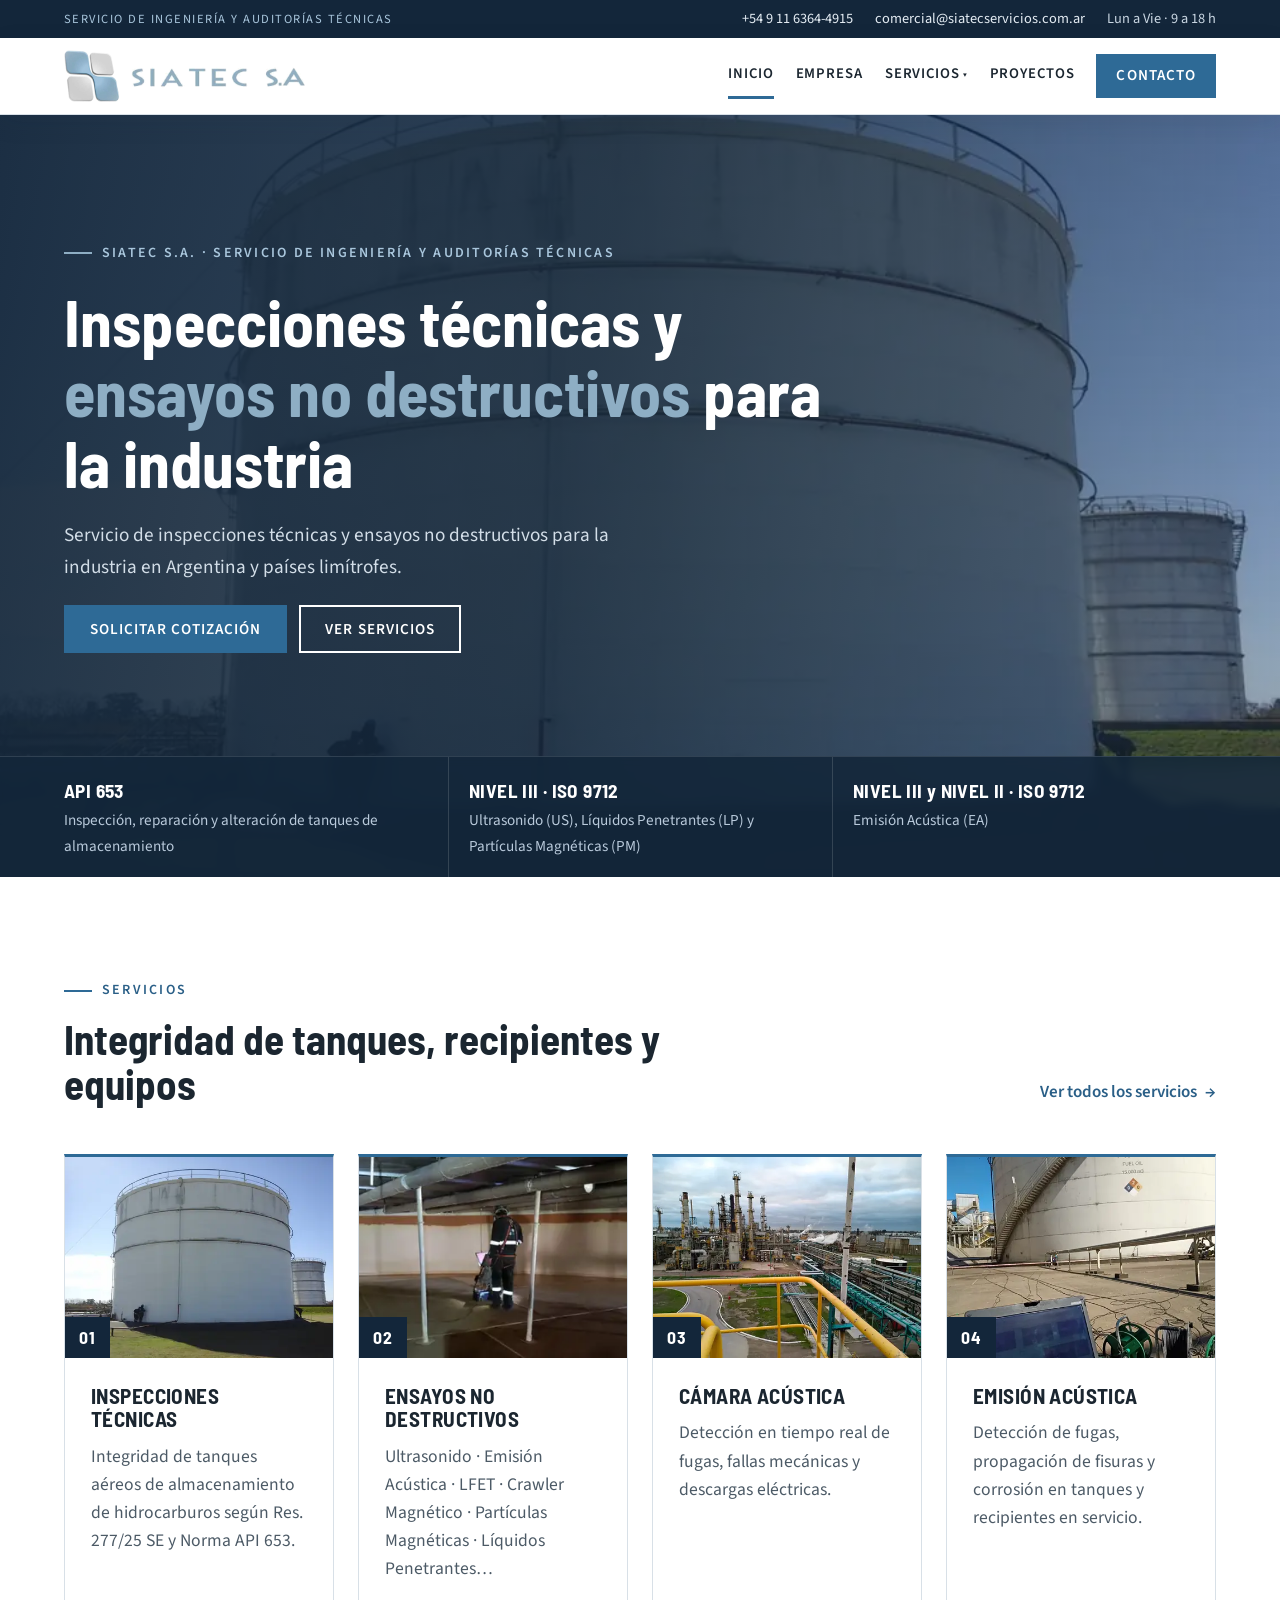
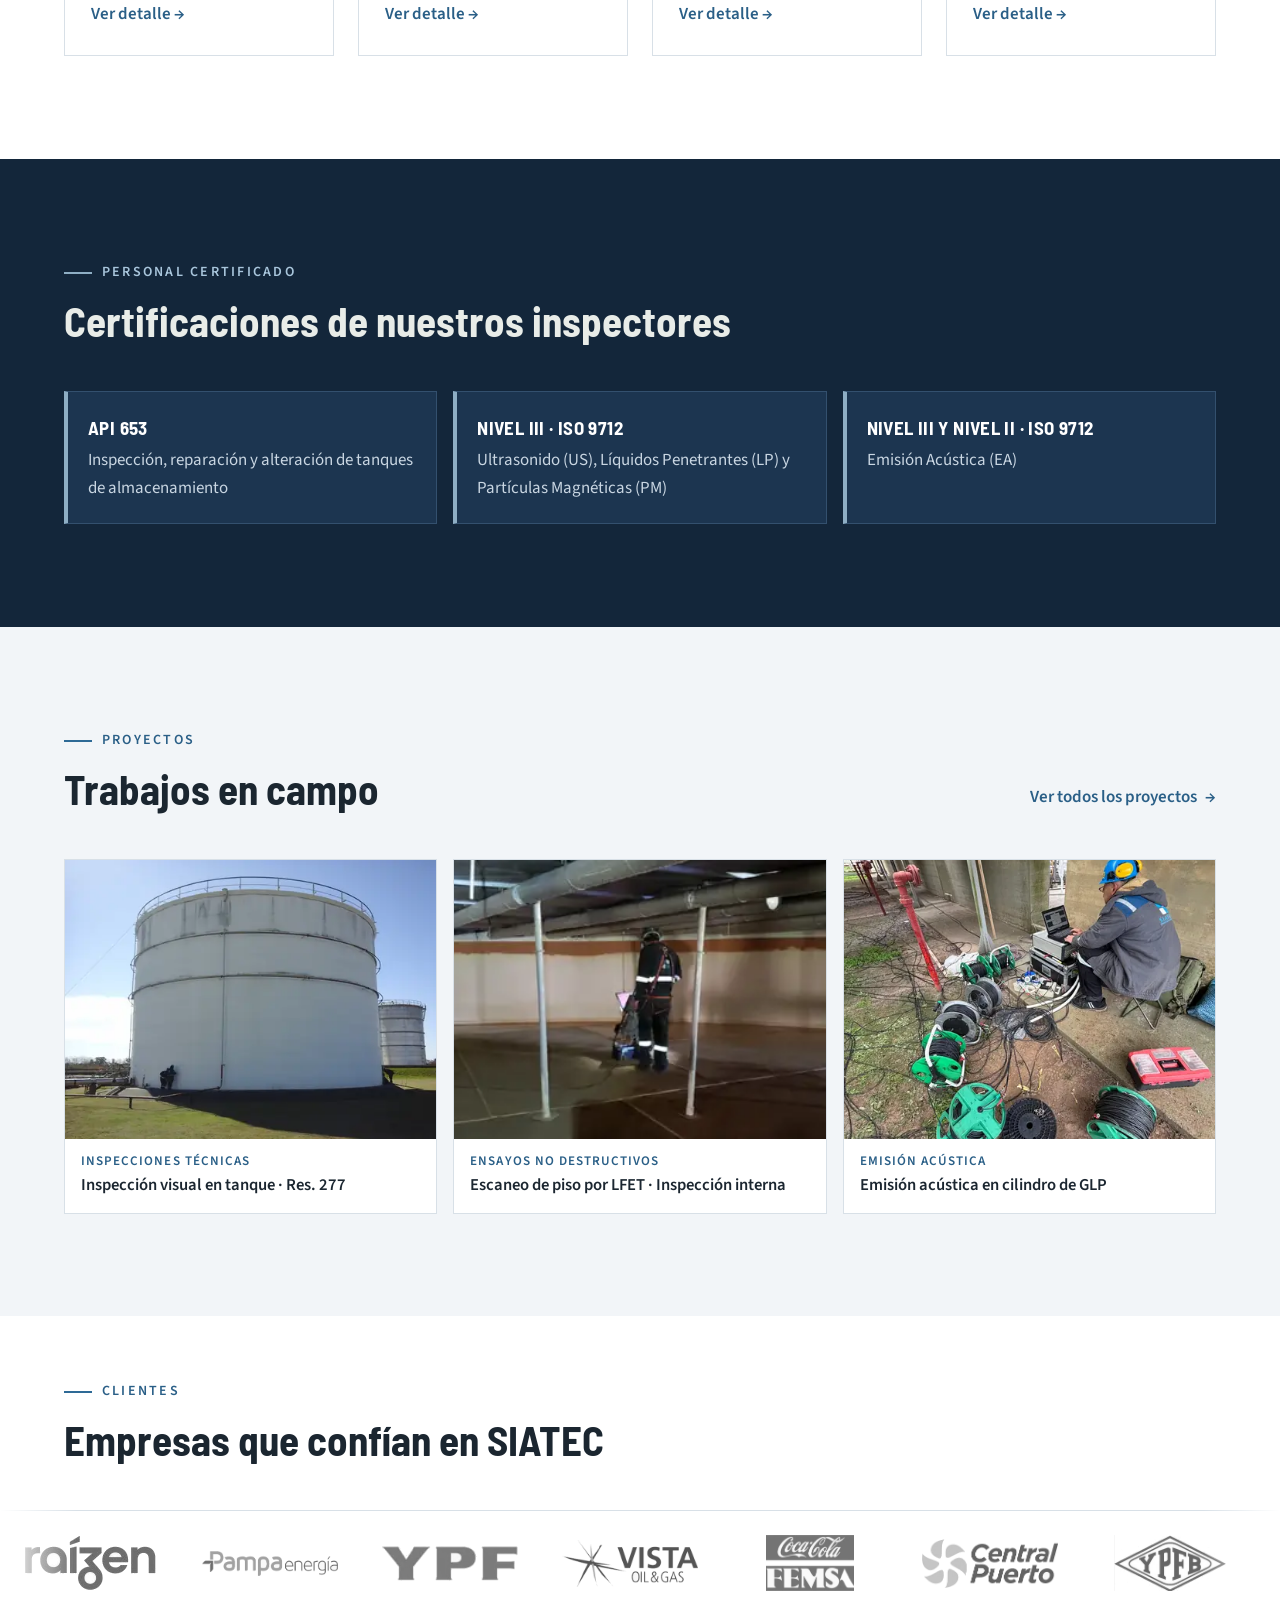
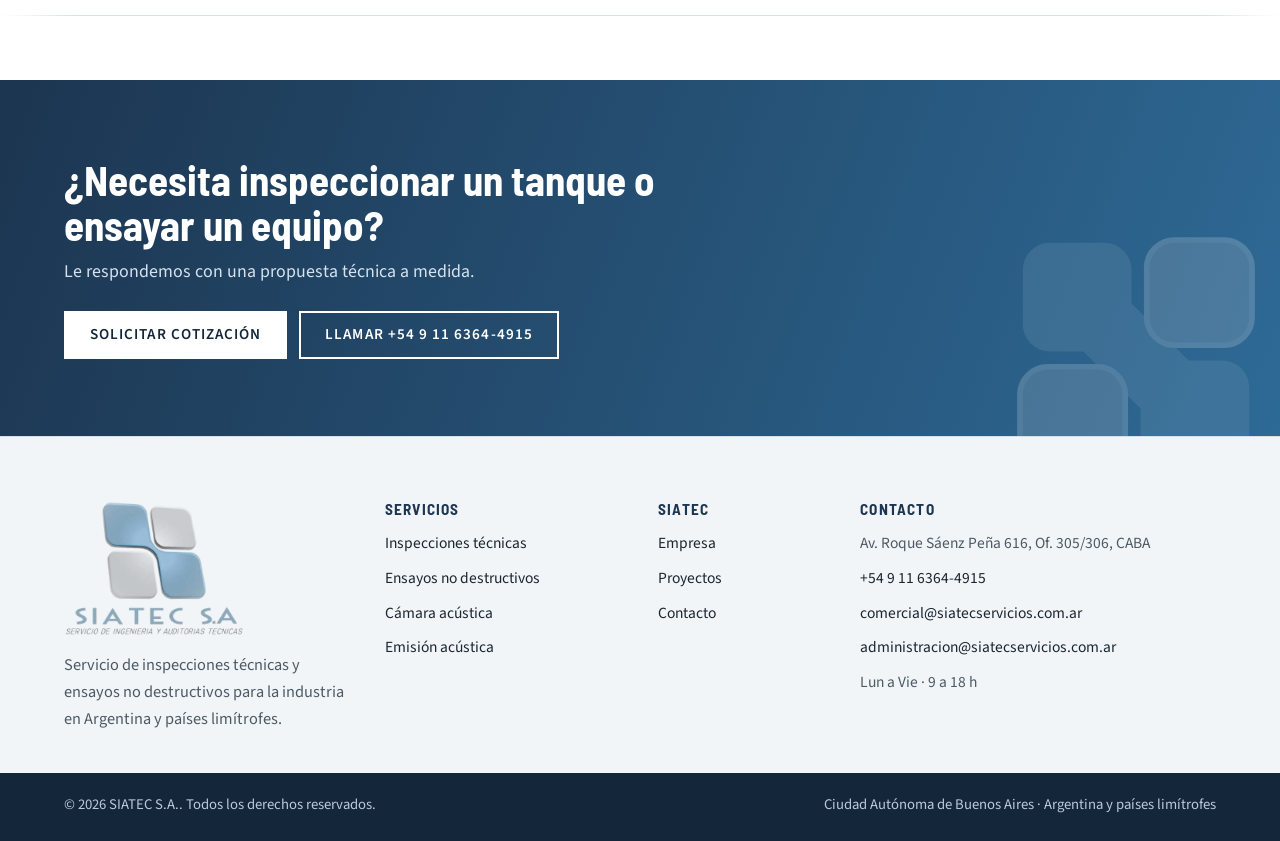
<file: index.html>
<!doctype html>
<html lang="es-AR">
<head>
<meta charset="utf-8">
<meta name="viewport" content="width=device-width, initial-scale=1">
<title>Inspecciones técnicas y ensayos no destructivos | SIATEC</title>
<meta name="description" content="Servicio de inspecciones técnicas y ensayos no destructivos para la industria en Argentina y países limítrofes. Cámara acústica y emisión acústica.">
<!-- DEMO: evita que la copia de GitHub Pages se indexe. QUITAR esta línea al publicar en el dominio real. -->
<meta name="robots" content="noindex, nofollow">
<link rel="canonical" href="https://www.siatecservicios.com.ar/">
<meta name="theme-color" content="#1C3550">
<link rel="icon" href="favicon.svg" type="image/svg+xml">
<link rel="apple-touch-icon" href="img/marca/apple-touch-icon.png">
<meta property="og:type" content="website">
<meta property="og:locale" content="es_AR">
<meta property="og:site_name" content="SIATEC">
<meta property="og:title" content="Inspecciones técnicas y ensayos no destructivos | SIATEC">
<meta property="og:description" content="Servicio de inspecciones técnicas y ensayos no destructivos para la industria en Argentina y países limítrofes. Cámara acústica y emisión acústica.">
<meta property="og:url" content="https://www.siatecservicios.com.ar/">
<meta property="og:image" content="https://www.siatecservicios.com.ar/img/marca/og-siatec.jpg">
<meta property="og:image:width" content="1200">
<meta property="og:image:height" content="630">
<meta name="twitter:card" content="summary_large_image">
<link rel="preload" as="image" href="img/fotos/inspeccion-tanque-aereo-960.webp" imagesrcset="img/fotos/inspeccion-tanque-aereo-480.webp 480w, img/fotos/inspeccion-tanque-aereo-960.webp 960w, img/fotos/inspeccion-tanque-aereo-1600.webp 1600w" imagesizes="(max-width: 940px) 100vw, 560px" fetchpriority="high">
<link rel="preconnect" href="https://fonts.googleapis.com">
<link rel="preconnect" href="https://fonts.gstatic.com" crossorigin>
<link rel="stylesheet" href="https://fonts.googleapis.com/css2?family=Barlow+Semi+Condensed:wght@500;600;700&amp;family=Source+Sans+3:wght@400;600&amp;display=swap">
<link rel="stylesheet" href="css/estilos.css">
<script>document.documentElement.classList.add('js');</script>
<script type="application/ld+json">
{
 "@context": "https://schema.org",
 "@graph": [
  {
   "@type": "ProfessionalService",
   "@id": "https://www.siatecservicios.com.ar/#organizacion",
   "name": "SIATEC",
   "legalName": "SIATEC S.A.",
   "url": "https://www.siatecservicios.com.ar/",
   "logo": "https://www.siatecservicios.com.ar/img/marca/logo-siatec.png",
   "image": "https://www.siatecservicios.com.ar/img/marca/og-siatec.jpg",
   "email": "comercial@siatecservicios.com.ar",
   "telephone": "+5491163644915",
   "contactPoint": [
    {
     "@type": "ContactPoint",
     "contactType": "customer service",
     "email": "comercial@siatecservicios.com.ar",
     "telephone": "+5491163644915",
     "availableLanguage": "es"
    }
   ],
   "address": {
    "@type": "PostalAddress",
    "streetAddress": "Av. Roque Sáenz Peña 616, Of. 305/306",
    "addressLocality": "Ciudad Autónoma de Buenos Aires",
    "addressRegion": "CABA",
    "addressCountry": "AR"
   },
   "openingHoursSpecification": [
    {
     "@type": "OpeningHoursSpecification",
     "dayOfWeek": [
      "Monday",
      "Tuesday",
      "Wednesday",
      "Thursday",
      "Friday"
     ],
     "opens": "09:00",
     "closes": "18:00"
    }
   ],
   "areaServed": [
    {
     "@type": "Country",
     "name": "Argentina"
    },
    {
     "@type": "Country",
     "name": "Uruguay"
    },
    {
     "@type": "Country",
     "name": "Chile"
    },
    {
     "@type": "Country",
     "name": "Bolivia"
    },
    {
     "@type": "Country",
     "name": "Paraguay"
    },
    {
     "@type": "Country",
     "name": "Brasil"
    }
   ],
   "alternateName": "SIATEC · Servicio de ingeniería y auditorías técnicas",
   "description": "Inspecciones técnicas, ensayos no destructivos, cámara acústica y emisión acústica para la industria en Argentina y países limítrofes.",
   "knowsAbout": [
    "Inspección de tanques API 653",
    "Inspección de tanques Res. 277/25",
    "Ensayos no destructivos",
    "Emisión acústica",
    "Cámara acústica",
    "Escaneo de piso LFET"
   ]
  },
  {
   "@type": "WebSite",
   "@id": "https://www.siatecservicios.com.ar/#sitio",
   "url": "https://www.siatecservicios.com.ar/",
   "name": "SIATEC",
   "inLanguage": "es-AR",
   "publisher": {
    "@id": "https://www.siatecservicios.com.ar/#organizacion"
   }
  }
 ]
}
</script>
</head>
<body>
<a class="skip-link" href="#contenido">Saltar al contenido</a>
<!-- ===== HEADER SIATEC (en PHP: includes/header.php) ===== -->
<div class="topbar">
<div class="container topbar-inner">
<span class="topbar-lema">Servicio de ingeniería y auditorías técnicas</span>
<span class="topbar-datos"><a href="tel:+5491163644915">+54 9 11 6364-4915</a><a class="hide-sm" href="mailto:comercial@siatecservicios.com.ar">comercial@siatecservicios.com.ar</a><span class="hide-sm">Lun a Vie · 9 a 18 h</span></span>
</div>
</div>
<header class="site-header">
<div class="container header-main">
<a class="brand" href="index.html"><img src="img/marca/logo-siatec-horizontal.webp" width="242" height="52" alt="SIATEC S.A., ir al inicio"></a>
<button class="nav-toggle" type="button" aria-expanded="false" aria-controls="menu-principal"><svg width="22" height="22" viewBox="0 0 24 24" fill="none" stroke="currentColor" stroke-width="2" stroke-linecap="round" aria-hidden="true"><path d="M4 7h16M4 12h16M4 17h16"></path></svg><span>Menú</span></button>
<nav id="menu-principal" class="main-nav" aria-label="Principal">
<ul class="nav-list">
<li><a class="nav-link" href="index.html" aria-current="page">Inicio</a></li>
<li><a class="nav-link" href="empresa.html">Empresa</a></li>
<li class="has-sub"><a class="nav-link" href="servicios.html">Servicios</a>
<ul class="sub-menu">
<li><a href="inspecciones-tecnicas.html">Inspecciones técnicas</a></li>
<li><a href="ensayos-no-destructivos.html">Ensayos no destructivos</a></li>
<li><a href="camara-acustica.html">Cámara acústica</a></li>
<li><a href="emision-acustica.html">Emisión acústica</a></li>
</ul>
</li>
<li><a class="nav-link" href="proyectos.html">Proyectos</a></li>
<li class="nav-cta-item"><a class="btn btn--primary nav-cta" href="contacto.html">Contacto</a></li>
</ul>
</nav>
</div>
</header>
<!-- ===== /HEADER ===== -->
<main id="contenido">
<section class="hero-full">
<div class="hero-full__bg"><img src="img/fotos/inspeccion-tanque-aereo-960.webp" srcset="img/fotos/inspeccion-tanque-aereo-480.webp 480w, img/fotos/inspeccion-tanque-aereo-960.webp 960w, img/fotos/inspeccion-tanque-aereo-1600.webp 1600w" sizes="100vw" width="1600" height="1200" alt="" fetchpriority="high"></div>
<div class="container hero-full__inner">
<div class="hero-full__copy">
<span class="eyebrow">SIATEC S.A. · Servicio de ingeniería y auditorías técnicas</span>
<h1>Inspecciones técnicas y <span>ensayos no destructivos</span> para la industria</h1>
<p class="lead">Servicio de inspecciones técnicas y ensayos no destructivos para la industria en Argentina y países limítrofes.</p>
<div class="btn-row">
<a class="btn btn--primary" href="contacto.html">Solicitar cotización</a>
<a class="btn btn--outline" href="servicios.html">Ver servicios</a>
</div>
</div>
</div>
<div class="hero-strip">
<ul class="container hero-strip__list" aria-label="Certificaciones del personal">
<li><strong>API 653</strong><span>Inspección, reparación y alteración de tanques de almacenamiento</span></li>
<li><strong>NIVEL III · ISO 9712</strong><span>Ultrasonido (US), Líquidos Penetrantes (LP) y Partículas Magnéticas (PM)</span></li>
<li><strong>NIVEL III y NIVEL II · ISO 9712</strong><span>Emisión Acústica (EA)</span></li>
</ul>
</div>
</section>
<section class="section" aria-labelledby="servicios-titulo">
<div class="container">
<div class="section-head">
<div><span class="eyebrow">Servicios</span><h2 id="servicios-titulo">Integridad de tanques, recipientes y equipos</h2></div>
<a class="link-arrow" href="servicios.html">Ver todos los servicios</a>
</div>
<div class="grid grid--4 grid--numerada">
<a class="service-card" href="inspecciones-tecnicas.html">
<div class="service-card__img"><img src="img/fotos/inspeccion-tanque-aereo-960.webp" srcset="img/fotos/inspeccion-tanque-aereo-480.webp 480w, img/fotos/inspeccion-tanque-aereo-960.webp 960w, img/fotos/inspeccion-tanque-aereo-1600.webp 1600w" sizes="(max-width: 700px) 100vw, (max-width: 1100px) 50vw, 290px" width="1600" height="1200" alt="" loading="lazy" decoding="async"></div>
<div class="service-card__body">
<h3>Inspecciones técnicas</h3>
<p>Integridad de tanques aéreos de almacenamiento de hidrocarburos según Res. 277/25 SE y Norma API 653.</p>
<span class="service-card__more">Ver detalle →</span>
</div>
</a>
<a class="service-card" href="ensayos-no-destructivos.html">
<div class="service-card__img"><img src="img/fotos/escaneo-piso-lfet-2-960.webp" srcset="img/fotos/escaneo-piso-lfet-2-480.webp 480w, img/fotos/escaneo-piso-lfet-2-960.webp 960w" sizes="(max-width: 700px) 100vw, (max-width: 1100px) 50vw, 290px" width="960" height="468" alt="" loading="lazy" decoding="async"></div>
<div class="service-card__body">
<h3>Ensayos no destructivos</h3>
<p>Ultrasonido · Emisión Acústica · LFET · Crawler Magnético · Partículas Magnéticas · Líquidos Penetrantes…</p>
<span class="service-card__more">Ver detalle →</span>
</div>
</a>
<a class="service-card" href="camara-acustica.html">
<div class="service-card__img"><img src="img/fotos/refineria-bahia-blanca-2-960.webp" srcset="img/fotos/refineria-bahia-blanca-2-480.webp 480w, img/fotos/refineria-bahia-blanca-2-960.webp 960w, img/fotos/refineria-bahia-blanca-2-1600.webp 1600w" sizes="(max-width: 700px) 100vw, (max-width: 1100px) 50vw, 290px" width="1600" height="1200" alt="" loading="lazy" decoding="async"></div>
<div class="service-card__body">
<h3>Cámara acústica</h3>
<p>Detección en tiempo real de fugas, fallas mecánicas y descargas eléctricas.</p>
<span class="service-card__more">Ver detalle →</span>
</div>
</a>
<a class="service-card" href="emision-acustica.html">
<div class="service-card__img"><img src="img/fotos/emision-acustica-tanque-aereo-1-960.webp" srcset="img/fotos/emision-acustica-tanque-aereo-1-480.webp 480w, img/fotos/emision-acustica-tanque-aereo-1-960.webp 960w" sizes="(max-width: 700px) 100vw, (max-width: 1100px) 50vw, 290px" width="960" height="1280" alt="" loading="lazy" decoding="async"></div>
<div class="service-card__body">
<h3>Emisión acústica</h3>
<p>Detección de fugas, propagación de fisuras y corrosión en tanques y recipientes en servicio.</p>
<span class="service-card__more">Ver detalle →</span>
</div>
</a>
</div>
</div>
</section>
<section class="section section--dark" aria-labelledby="personal-titulo">
<div class="container">
<div class="section-head"><div><span class="eyebrow">Personal certificado</span><h2 id="personal-titulo">Certificaciones de nuestros inspectores</h2></div></div>
<ul class="cert-list">
<li><strong>API 653</strong><span>Inspección, reparación y alteración de tanques de almacenamiento</span></li>
<li><strong>NIVEL III · ISO 9712</strong><span>Ultrasonido (US), Líquidos Penetrantes (LP) y Partículas Magnéticas (PM)</span></li>
<li><strong>NIVEL III y NIVEL II · ISO 9712</strong><span>Emisión Acústica (EA)</span></li>
</ul>
</div>
</section>
<section class="section section--alt" aria-labelledby="trabajos-titulo">
<div class="container">
<div class="section-head">
<div><span class="eyebrow">Proyectos</span><h2 id="trabajos-titulo">Trabajos en campo</h2></div>
<a class="link-arrow" href="proyectos.html">Ver todos los proyectos</a>
</div>
<div class="gallery" data-proyectos="destacados">
<figure data-cat="inspecciones">
<div class="g-img"><img src="img/fotos/inspeccion-tanque-aereo-960.webp" srcset="img/fotos/inspeccion-tanque-aereo-480.webp 480w, img/fotos/inspeccion-tanque-aereo-960.webp 960w, img/fotos/inspeccion-tanque-aereo-1600.webp 1600w" sizes="(max-width: 700px) 100vw, (max-width: 1100px) 50vw, 380px" width="1600" height="1200" alt="Inspección visual de un tanque aéreo de almacenamiento de hidrocarburos" loading="lazy" decoding="async"></div>
<figcaption><span>Inspecciones técnicas</span>Inspección visual en tanque · Res. 277</figcaption>
</figure>
<figure data-cat="end">
<div class="g-img"><img src="img/fotos/escaneo-piso-lfet-2-960.webp" srcset="img/fotos/escaneo-piso-lfet-2-480.webp 480w, img/fotos/escaneo-piso-lfet-2-960.webp 960w" sizes="(max-width: 700px) 100vw, (max-width: 1100px) 50vw, 380px" width="960" height="468" alt="Técnico escaneando el piso de un tanque con equipo LFET" loading="lazy" decoding="async"></div>
<figcaption><span>Ensayos no destructivos</span>Escaneo de piso por LFET · Inspección interna</figcaption>
</figure>
<figure data-cat="ea">
<div class="g-img"><img src="img/fotos/emision-acustica-cigarro-glp-960.webp" srcset="img/fotos/emision-acustica-cigarro-glp-480.webp 480w, img/fotos/emision-acustica-cigarro-glp-960.webp 960w, img/fotos/emision-acustica-cigarro-glp-1600.webp 1600w" sizes="(max-width: 700px) 100vw, (max-width: 1100px) 50vw, 380px" width="1600" height="2133" alt="Técnico instalando sensores de emisión acústica en un cilindro de GLP" loading="lazy" decoding="async"></div>
<figcaption><span>Emisión acústica</span>Emisión acústica en cilindro de GLP</figcaption>
</figure>
</div>
</div>
</section>
<section class="section section--tight" aria-labelledby="clientes-titulo">
<div class="container">
<div class="section-head"><div><span class="eyebrow">Clientes</span><h2 id="clientes-titulo">Empresas que confían en SIATEC</h2></div></div>
</div>
<div class="marquee">
<div class="marquee__track">
<ul class="marquee__list" aria-label="Clientes de SIATEC">
<li><img src="img/clientes/raizen.webp" width="131" height="54" alt="Raízen" loading="lazy" decoding="async"></li>
<li><img src="img/clientes/pampa-energia.webp" width="359" height="64" alt="Pampa Energía" loading="lazy" decoding="async"></li>
<li><img src="img/clientes/ypf.webp" width="175" height="45" alt="YPF" loading="lazy" decoding="async"></li>
<li><img src="img/clientes/vista-oil-gas.webp" width="344" height="120" alt="Vista Oil & Gas" loading="lazy" decoding="async"></li>
<li><img src="img/clientes/coca-cola-femsa.webp" width="187" height="120" alt="Coca-Cola FEMSA" loading="lazy" decoding="async"></li>
<li><img src="img/clientes/central-puerto.webp" width="285" height="104" alt="Central Puerto" loading="lazy" decoding="async"></li>
<li><img src="img/clientes/ypfb.webp" width="241" height="120" alt="YPFB" loading="lazy" decoding="async"></li>
<li><img src="img/clientes/bunge.webp" width="224" height="52" alt="Bunge" loading="lazy" decoding="async"></li>
<li><img src="img/clientes/nidera.webp" width="176" height="71" alt="Nidera" loading="lazy" decoding="async"></li>
<li><img src="img/clientes/fuchs.webp" width="146" height="120" alt="Fuchs" loading="lazy" decoding="async"></li>
<li><img src="img/clientes/t6.webp" width="113" height="106" alt="T6" loading="lazy" decoding="async"></li>
<li><img src="img/clientes/siemens-energy.webp" width="295" height="101" alt="Siemens Energy" loading="lazy" decoding="async"></li>
<li><img src="img/clientes/renova.webp" width="204" height="95" alt="Renova" loading="lazy" decoding="async"></li>
<li><img src="img/clientes/veladero.webp" width="236" height="120" alt="Veladero" loading="lazy" decoding="async"></li>
<li><img src="img/clientes/tgs.webp" width="200" height="75" alt="TGS" loading="lazy" decoding="async"></li>
<li><img src="img/clientes/tsm-termoelectrica-jose-de-san-martin.webp" width="267" height="120" alt="TSM · Termoeléctrica José de San Martín" loading="lazy" decoding="async"></li>
<li><img src="img/clientes/international-plastics.webp" width="480" height="120" alt="International Plastics" loading="lazy" decoding="async"></li>
<li><img src="img/clientes/patagonia-bioenergia.webp" width="138" height="55" alt="Patagonia Bioenergía" loading="lazy" decoding="async"></li>
<li><img src="img/clientes/tango-energy.webp" width="288" height="120" alt="TanGo Energy" loading="lazy" decoding="async"></li>
<li><img src="img/clientes/refinor.webp" width="300" height="49" alt="Refinor" loading="lazy" decoding="async"></li>
</ul>
<ul class="marquee__list" aria-hidden="true">
<li><img src="img/clientes/raizen.webp" width="131" height="54" alt="" loading="lazy" decoding="async"></li>
<li><img src="img/clientes/pampa-energia.webp" width="359" height="64" alt="" loading="lazy" decoding="async"></li>
<li><img src="img/clientes/ypf.webp" width="175" height="45" alt="" loading="lazy" decoding="async"></li>
<li><img src="img/clientes/vista-oil-gas.webp" width="344" height="120" alt="" loading="lazy" decoding="async"></li>
<li><img src="img/clientes/coca-cola-femsa.webp" width="187" height="120" alt="" loading="lazy" decoding="async"></li>
<li><img src="img/clientes/central-puerto.webp" width="285" height="104" alt="" loading="lazy" decoding="async"></li>
<li><img src="img/clientes/ypfb.webp" width="241" height="120" alt="" loading="lazy" decoding="async"></li>
<li><img src="img/clientes/bunge.webp" width="224" height="52" alt="" loading="lazy" decoding="async"></li>
<li><img src="img/clientes/nidera.webp" width="176" height="71" alt="" loading="lazy" decoding="async"></li>
<li><img src="img/clientes/fuchs.webp" width="146" height="120" alt="" loading="lazy" decoding="async"></li>
<li><img src="img/clientes/t6.webp" width="113" height="106" alt="" loading="lazy" decoding="async"></li>
<li><img src="img/clientes/siemens-energy.webp" width="295" height="101" alt="" loading="lazy" decoding="async"></li>
<li><img src="img/clientes/renova.webp" width="204" height="95" alt="" loading="lazy" decoding="async"></li>
<li><img src="img/clientes/veladero.webp" width="236" height="120" alt="" loading="lazy" decoding="async"></li>
<li><img src="img/clientes/tgs.webp" width="200" height="75" alt="" loading="lazy" decoding="async"></li>
<li><img src="img/clientes/tsm-termoelectrica-jose-de-san-martin.webp" width="267" height="120" alt="" loading="lazy" decoding="async"></li>
<li><img src="img/clientes/international-plastics.webp" width="480" height="120" alt="" loading="lazy" decoding="async"></li>
<li><img src="img/clientes/patagonia-bioenergia.webp" width="138" height="55" alt="" loading="lazy" decoding="async"></li>
<li><img src="img/clientes/tango-energy.webp" width="288" height="120" alt="" loading="lazy" decoding="async"></li>
<li><img src="img/clientes/refinor.webp" width="300" height="49" alt="" loading="lazy" decoding="async"></li>
</ul>
</div>
</div>
</section>
<section class="cta-band">
<svg class="cta-band__tris" viewBox="-3 -3 106 106" aria-hidden="true" focusable="false"><path fill="#8EAEC4" d="M12,0H36A12,12 0 0 1 48,12V36A12,12 0 0 1 36,48H12A12,12 0 0 1 0,36V12A12,12 0 0 1 12,0Z"/><path fill="#8EAEC4" d="M19.393398282201787,40.60660171779821 L40.60660171779821,19.393398282201787 L80.60660171779821,59.39339828220179 L59.39339828220179,80.60660171779821 Z"/><path fill="#8EAEC4" d="M64,52H88A12,12 0 0 1 100,64V88A12,12 0 0 1 88,100H64A12,12 0 0 1 52,88V64A12,12 0 0 1 64,52Z"/><path fill="#D2D5D8" stroke="#fff" stroke-width="5" paint-order="stroke" d="M67,0H89A11,11 0 0 1 100,11V33A11,11 0 0 1 89,44H67A11,11 0 0 1 56,33V11A11,11 0 0 1 67,0Z"/><path fill="#D2D5D8" stroke="#fff" stroke-width="5" paint-order="stroke" d="M11,56H33A11,11 0 0 1 44,67V89A11,11 0 0 1 33,100H11A11,11 0 0 1 0,89V67A11,11 0 0 1 11,56Z"/></svg>
<div class="container">
<div>
<h2>¿Necesita inspeccionar un tanque o ensayar un equipo?</h2>
<p>Le respondemos con una propuesta técnica a medida.</p>
</div>
<div class="btn-row">
<a class="btn btn--dark" href="contacto.html">Solicitar cotización</a>
<a class="btn btn--outline" href="tel:+5491163644915">Llamar +54 9 11 6364-4915</a>
</div>
</div>
</section>
</main>
<!-- ===== FOOTER SIATEC (en PHP: includes/footer.php) ===== -->
<footer class="site-footer site-footer--claro">
<div class="container footer-grid">
<div class="footer-brand">
<img src="img/marca/logo-siatec.png" width="180" height="135" alt="SIATEC S.A." loading="lazy">
<p>Servicio de inspecciones técnicas y ensayos no destructivos para la industria en Argentina y países limítrofes.</p>
</div>
<div class="footer-col">
<h2>Servicios</h2>
<ul>
<li><a href="inspecciones-tecnicas.html">Inspecciones técnicas</a></li>
<li><a href="ensayos-no-destructivos.html">Ensayos no destructivos</a></li>
<li><a href="camara-acustica.html">Cámara acústica</a></li>
<li><a href="emision-acustica.html">Emisión acústica</a></li>
</ul>
</div>
<div class="footer-col">
<h2>SIATEC</h2>
<ul>
<li><a href="empresa.html">Empresa</a></li>
<li><a href="proyectos.html">Proyectos</a></li>
<li><a href="contacto.html">Contacto</a></li>
</ul>
</div>
<div class="footer-col">
<h2>Contacto</h2>
<ul>
<li>Av. Roque Sáenz Peña 616, Of. 305/306, CABA</li>
<li><a href="tel:+5491163644915">+54 9 11 6364-4915</a></li>
<li><a href="mailto:comercial@siatecservicios.com.ar">comercial@siatecservicios.com.ar</a></li>
<li><a href="mailto:administracion@siatecservicios.com.ar">administracion@siatecservicios.com.ar</a></li>
<li>Lun a Vie · 9 a 18 h</li>
</ul>
</div>
</div>
<div class="footer-bottom-bar">
<div class="container footer-bottom">
<span>© 2026 SIATEC S.A.. Todos los derechos reservados.</span>
<span>Ciudad Autónoma de Buenos Aires · Argentina y países limítrofes</span>
</div>
</div>
</footer>
<!-- ===== /FOOTER ===== -->
<script src="js/main.js" defer></script>
<script src="js/proyectos.js" defer></script>
</body>
</html>
</file>
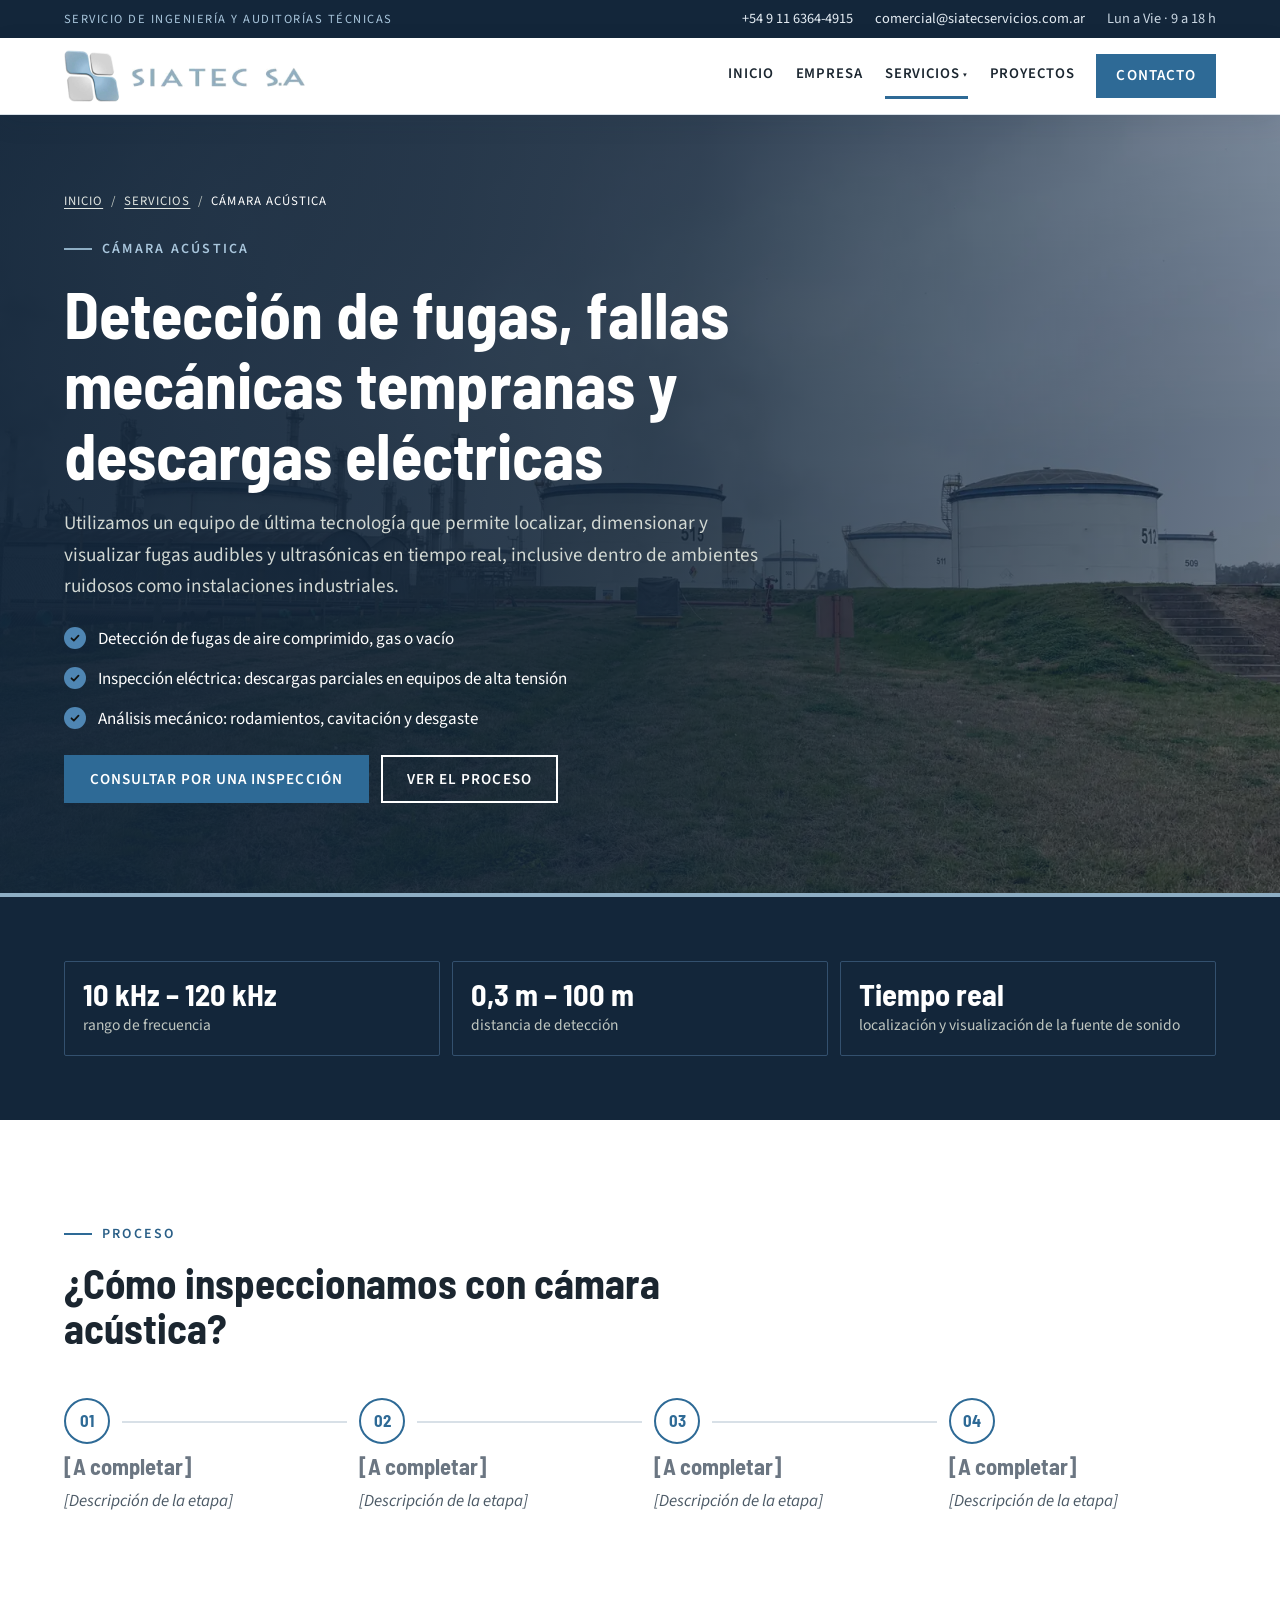
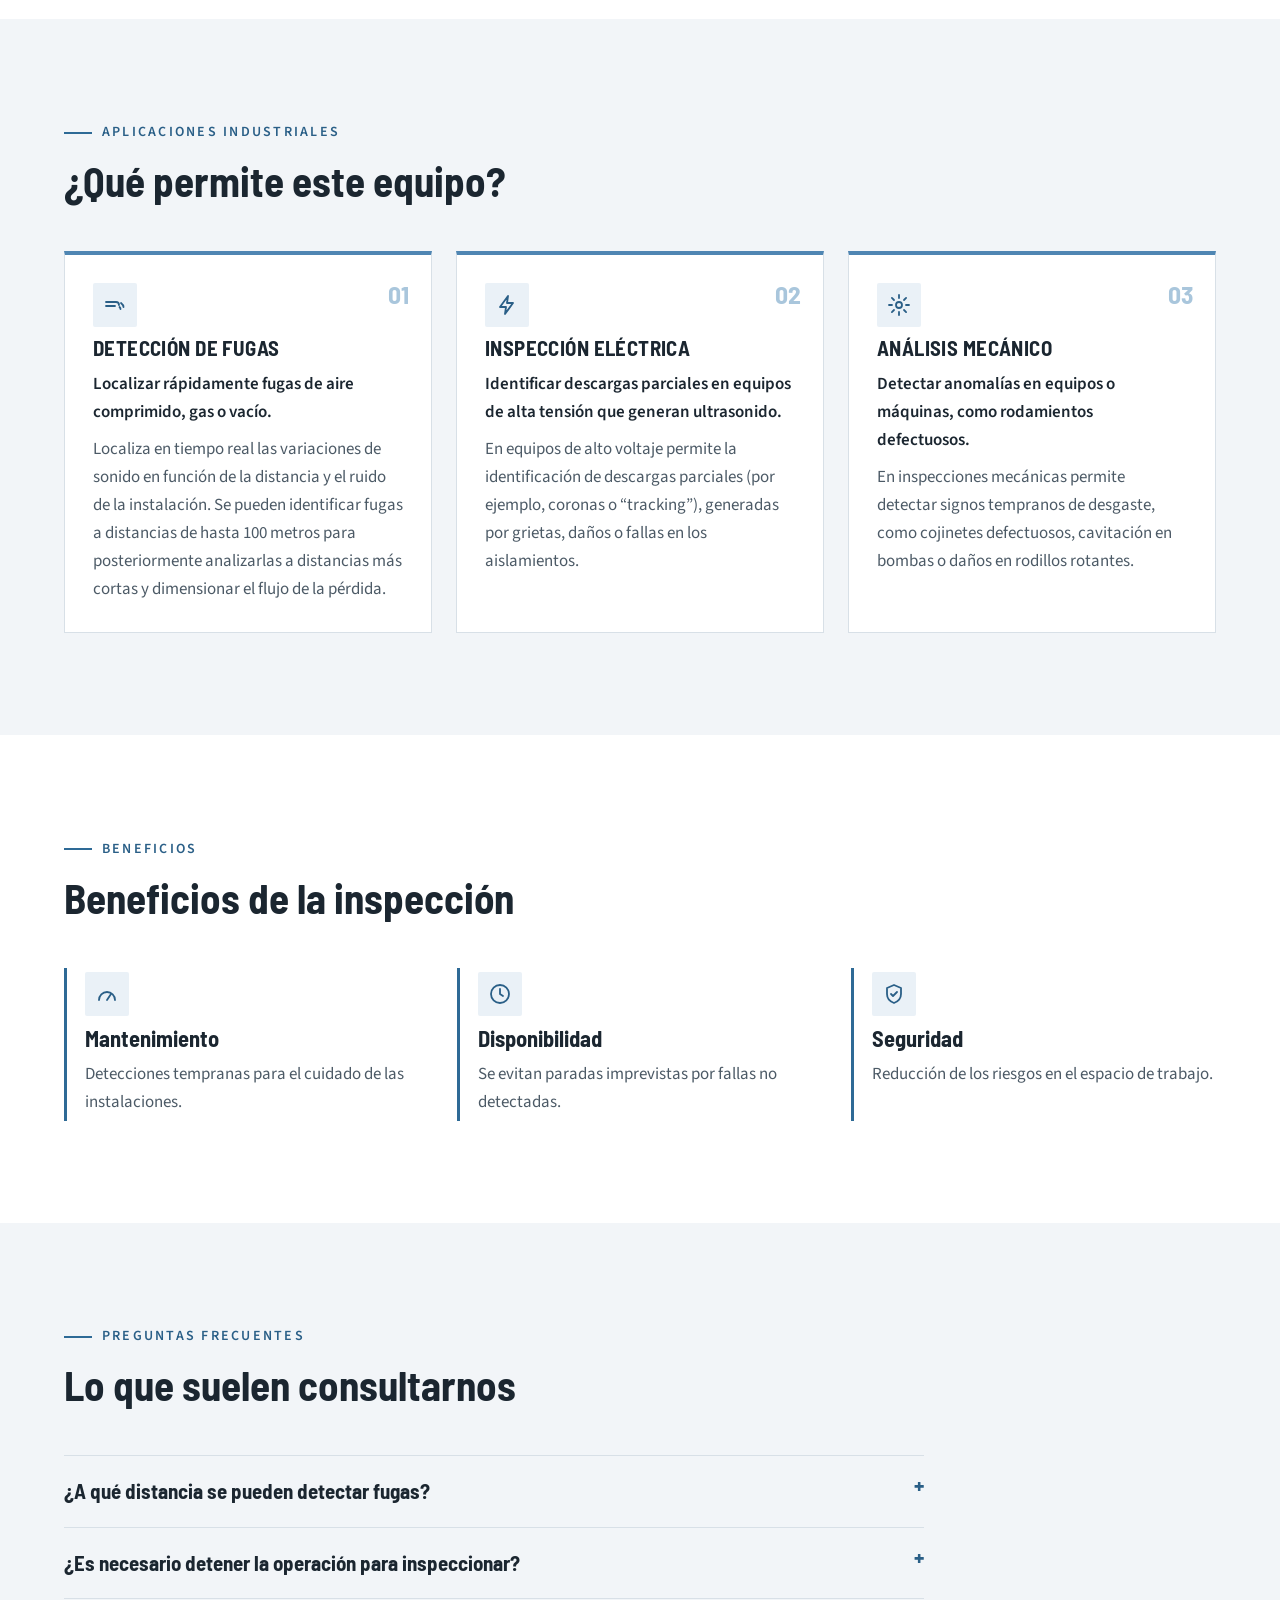
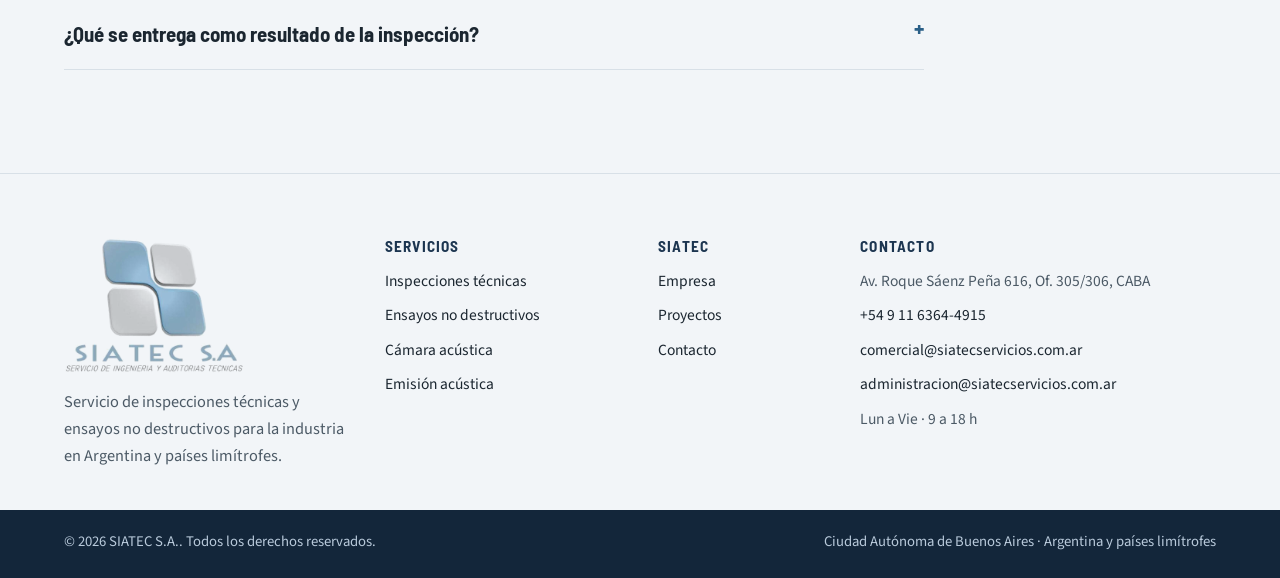
<file: camara-acustica.html>
<!doctype html>
<html lang="es-AR">
<head>
<meta charset="utf-8">
<meta name="viewport" content="width=device-width, initial-scale=1">
<title>Cámara acústica: fugas, descargas y fallas | SIATEC</title>
<meta name="description" content="Cámara acústica: detección en tiempo real de fugas de aire, gas o vacío, descargas parciales en equipos eléctricos y fallas mecánicas tempranas.">
<!-- DEMO: evita que la copia de GitHub Pages se indexe. QUITAR esta línea al publicar en el dominio real. -->
<meta name="robots" content="noindex, nofollow">
<link rel="canonical" href="https://www.siatecservicios.com.ar/camara-acustica.html">
<meta name="theme-color" content="#1C3550">
<link rel="icon" href="favicon.svg" type="image/svg+xml">
<link rel="apple-touch-icon" href="img/marca/apple-touch-icon.png">
<meta property="og:type" content="website">
<meta property="og:locale" content="es_AR">
<meta property="og:site_name" content="SIATEC">
<meta property="og:title" content="Cámara acústica: fugas, descargas y fallas | SIATEC">
<meta property="og:description" content="Cámara acústica: detección en tiempo real de fugas de aire, gas o vacío, descargas parciales en equipos eléctricos y fallas mecánicas tempranas.">
<meta property="og:url" content="https://www.siatecservicios.com.ar/camara-acustica.html">
<meta property="og:image" content="https://www.siatecservicios.com.ar/img/marca/og-siatec.jpg">
<meta property="og:image:width" content="1200">
<meta property="og:image:height" content="630">
<meta name="twitter:card" content="summary_large_image">
<link rel="preload" as="image" href="img/fotos/pampa-energia-pgsm-960.webp" imagesrcset="img/fotos/pampa-energia-pgsm-480.webp 480w, img/fotos/pampa-energia-pgsm-960.webp 960w, img/fotos/pampa-energia-pgsm-1600.webp 1600w" imagesizes="100vw" fetchpriority="high">
<link rel="preconnect" href="https://fonts.googleapis.com">
<link rel="preconnect" href="https://fonts.gstatic.com" crossorigin>
<link rel="stylesheet" href="https://fonts.googleapis.com/css2?family=Barlow+Semi+Condensed:wght@500;600;700&amp;family=Source+Sans+3:wght@400;600&amp;display=swap">
<link rel="stylesheet" href="css/estilos.css">
<script>document.documentElement.classList.add('js');</script>
<script type="application/ld+json">
{
 "@context": "https://schema.org",
 "@graph": [
  {
   "@type": "BreadcrumbList",
   "itemListElement": [
    {
     "@type": "ListItem",
     "position": 1,
     "name": "Inicio",
     "item": "https://www.siatecservicios.com.ar/"
    },
    {
     "@type": "ListItem",
     "position": 2,
     "name": "Servicios",
     "item": "https://www.siatecservicios.com.ar/servicios.html"
    },
    {
     "@type": "ListItem",
     "position": 3,
     "name": "Cámara acústica",
     "item": "https://www.siatecservicios.com.ar/camara-acustica.html"
    }
   ]
  },
  {
   "@type": "Service",
   "@id": "https://www.siatecservicios.com.ar/camara-acustica.html#servicio",
   "name": "Cámara acústica",
   "serviceType": "Cámara acústica",
   "description": "Cámara acústica: detección en tiempo real de fugas de aire, gas o vacío, descargas parciales en equipos eléctricos y fallas mecánicas tempranas.",
   "url": "https://www.siatecservicios.com.ar/camara-acustica.html",
   "provider": {
    "@id": "https://www.siatecservicios.com.ar/#organizacion"
   },
   "areaServed": [
    {
     "@type": "Country",
     "name": "Argentina"
    },
    {
     "@type": "Country",
     "name": "Uruguay"
    },
    {
     "@type": "Country",
     "name": "Chile"
    },
    {
     "@type": "Country",
     "name": "Bolivia"
    },
    {
     "@type": "Country",
     "name": "Paraguay"
    },
    {
     "@type": "Country",
     "name": "Brasil"
    }
   ]
  },
  {
   "@type": "FAQPage",
   "mainEntity": [
    {
     "@type": "Question",
     "name": "¿A qué distancia se pueden detectar fugas?",
     "acceptedAnswer": {
      "@type": "Answer",
      "text": "Se pueden identificar fugas a distancias de hasta 100 metros, para luego analizarlas a distancias más cortas y dimensionar el flujo de la pérdida."
     }
    }
   ]
  }
 ]
}
</script>
</head>
<body>
<a class="skip-link" href="#contenido">Saltar al contenido</a>
<!-- ===== HEADER SIATEC (en PHP: includes/header.php) ===== -->
<div class="topbar">
<div class="container topbar-inner">
<span class="topbar-lema">Servicio de ingeniería y auditorías técnicas</span>
<span class="topbar-datos"><a href="tel:+5491163644915">+54 9 11 6364-4915</a><a class="hide-sm" href="mailto:comercial@siatecservicios.com.ar">comercial@siatecservicios.com.ar</a><span class="hide-sm">Lun a Vie · 9 a 18 h</span></span>
</div>
</div>
<header class="site-header">
<div class="container header-main">
<a class="brand" href="index.html"><img src="img/marca/logo-siatec-horizontal.webp" width="242" height="52" alt="SIATEC S.A., ir al inicio"></a>
<button class="nav-toggle" type="button" aria-expanded="false" aria-controls="menu-principal"><svg width="22" height="22" viewBox="0 0 24 24" fill="none" stroke="currentColor" stroke-width="2" stroke-linecap="round" aria-hidden="true"><path d="M4 7h16M4 12h16M4 17h16"></path></svg><span>Menú</span></button>
<nav id="menu-principal" class="main-nav" aria-label="Principal">
<ul class="nav-list">
<li><a class="nav-link" href="index.html">Inicio</a></li>
<li><a class="nav-link" href="empresa.html">Empresa</a></li>
<li class="has-sub"><a class="nav-link" href="servicios.html" aria-current="page">Servicios</a>
<ul class="sub-menu">
<li><a href="inspecciones-tecnicas.html">Inspecciones técnicas</a></li>
<li><a href="ensayos-no-destructivos.html">Ensayos no destructivos</a></li>
<li><a href="camara-acustica.html">Cámara acústica</a></li>
<li><a href="emision-acustica.html">Emisión acústica</a></li>
</ul>
</li>
<li><a class="nav-link" href="proyectos.html">Proyectos</a></li>
<li class="nav-cta-item"><a class="btn btn--primary nav-cta" href="contacto.html">Contacto</a></li>
</ul>
</nav>
</div>
</header>
<!-- ===== /HEADER ===== -->
<main id="contenido">
<section class="page-hero ">
<div class="page-hero__bg"><img src="img/fotos/pampa-energia-pgsm-960.webp" srcset="img/fotos/pampa-energia-pgsm-480.webp 480w, img/fotos/pampa-energia-pgsm-960.webp 960w, img/fotos/pampa-energia-pgsm-1600.webp 1600w" sizes="100vw" width="1600" height="1200" alt="" fetchpriority="high"></div>
<div class="container">
<div class="page-hero__copy">
<nav class="breadcrumbs" aria-label="Ruta de navegación"><ol>
<li><a href="index.html">Inicio</a></li><li aria-hidden="true">/</li>
<li><a href="servicios.html">Servicios</a></li><li aria-hidden="true">/</li>
<li><span aria-current="page">Cámara acústica</span></li>
</ol></nav>
<span class="eyebrow">Cámara acústica</span>
<h1>Detección de fugas, fallas mecánicas tempranas y descargas eléctricas</h1>
<p class="lead">Utilizamos un equipo de última tecnología que permite localizar, dimensionar y visualizar fugas audibles y ultrasónicas en tiempo real, inclusive dentro de ambientes ruidosos como instalaciones industriales.</p>
<ul class="checklist">
<li>Detección de fugas de aire comprimido, gas o vacío</li>
<li>Inspección eléctrica: descargas parciales en equipos de alta tensión</li>
<li>Análisis mecánico: rodamientos, cavitación y desgaste</li>
</ul>
<div class="btn-row">
<a class="btn btn--primary" href="contacto.html?servicio=camara">Consultar por una inspección</a>
<a class="btn btn--outline" href="#proceso">Ver el proceso</a>
</div>
</div>
</div>
</section>
<section class="section section--dark section--tight" aria-labelledby="specs-titulo">
<div class="container">
<h2 id="specs-titulo" class="visually-hidden">Especificaciones</h2>
<div class="stats">
<div class="stat"><strong>10 kHz – 120 kHz</strong><span>rango de frecuencia</span></div>
<div class="stat"><strong>0,3 m – 100 m</strong><span>distancia de detección</span></div>
<div class="stat"><strong>Tiempo real</strong><span>localización y visualización de la fuente de sonido</span></div>
</div>
</div>
</section>
<section class="section" id="proceso" aria-labelledby="proceso-titulo">
<div class="container">
<div class="section-head"><div><span class="eyebrow">Proceso</span><h2 id="proceso-titulo">¿Cómo inspeccionamos con cámara acústica?</h2></div></div>
<ol class="steps">
<li><h3 class="pending">[A completar]</h3><p class="pending">[Descripción de la etapa]</p></li>
<li><h3 class="pending">[A completar]</h3><p class="pending">[Descripción de la etapa]</p></li>
<li><h3 class="pending">[A completar]</h3><p class="pending">[Descripción de la etapa]</p></li>
<li><h3 class="pending">[A completar]</h3><p class="pending">[Descripción de la etapa]</p></li>
</ol>
</div>
</section>
<section class="section section--alt" aria-labelledby="aplicaciones-titulo">
<div class="container">
<div class="section-head"><div><span class="eyebrow">Aplicaciones industriales</span><h2 id="aplicaciones-titulo">¿Qué permite este equipo?</h2></div></div>
<ol class="app-list">
<li>
<span class="icon" aria-hidden="true"><svg viewBox="0 0 24 24" fill="none" stroke="currentColor" stroke-width="1.8" stroke-linecap="round" stroke-linejoin="round"><path d="M3 9h10a3 3 0 0 1 3 3v0"/><path d="M3 13h9"/><path d="M18 10c1.5 1.2 2.5 2.6 2.5 4"/><path d="M16.5 14c.7.6 1 1.3 1 2"/></svg></span>
<h3>Detección de fugas</h3>
<p class="app-list__lead">Localizar rápidamente fugas de aire comprimido, gas o vacío.</p>
<p>Localiza en tiempo real las variaciones de sonido en función de la distancia y el ruido de la instalación. Se pueden identificar fugas a distancias de hasta 100 metros para posteriormente analizarlas a distancias más cortas y dimensionar el flujo de la pérdida.</p>
</li>
<li>
<span class="icon" aria-hidden="true"><svg viewBox="0 0 24 24" fill="none" stroke="currentColor" stroke-width="1.8" stroke-linecap="round" stroke-linejoin="round"><path d="M13 3L5 14h6l-1 7 8-11h-6z"/></svg></span>
<h3>Inspección eléctrica</h3>
<p class="app-list__lead">Identificar descargas parciales en equipos de alta tensión que generan ultrasonido.</p>
<p>En equipos de alto voltaje permite la identificación de descargas parciales (por ejemplo, coronas o “tracking”), generadas por grietas, daños o fallas en los aislamientos.</p>
</li>
<li>
<span class="icon" aria-hidden="true"><svg viewBox="0 0 24 24" fill="none" stroke="currentColor" stroke-width="1.8" stroke-linecap="round" stroke-linejoin="round"><circle cx="12" cy="12" r="3"/><path d="M12 2v3M12 19v3M2 12h3M19 12h3M4.9 4.9l2.1 2.1M17 17l2.1 2.1M4.9 19.1L7 17M17 7l2.1-2.1"/></svg></span>
<h3>Análisis mecánico</h3>
<p class="app-list__lead">Detectar anomalías en equipos o máquinas, como rodamientos defectuosos.</p>
<p>En inspecciones mecánicas permite detectar signos tempranos de desgaste, como cojinetes defectuosos, cavitación en bombas o daños en rodillos rotantes.</p>
</li>
</ol>
</div>
</section>
<section class="section" aria-labelledby="beneficios-titulo">
<div class="container">
<div class="section-head"><div><span class="eyebrow">Beneficios</span><h2 id="beneficios-titulo">Beneficios de la inspección</h2></div></div>
<ul class="features">
<li><span class="icon" aria-hidden="true"><svg viewBox="0 0 24 24" fill="none" stroke="currentColor" stroke-width="1.8" stroke-linecap="round" stroke-linejoin="round"><path d="M4 18a8 8 0 1 1 16 0"/><path d="M12 18l4-6"/></svg></span><h3>Mantenimiento</h3><p>Detecciones tempranas para el cuidado de las instalaciones.</p></li>
<li><span class="icon" aria-hidden="true"><svg viewBox="0 0 24 24" fill="none" stroke="currentColor" stroke-width="1.8" stroke-linecap="round" stroke-linejoin="round"><circle cx="12" cy="12" r="9"/><path d="M12 7v5l3 2"/></svg></span><h3>Disponibilidad</h3><p>Se evitan paradas imprevistas por fallas no detectadas.</p></li>
<li><span class="icon" aria-hidden="true"><svg viewBox="0 0 24 24" fill="none" stroke="currentColor" stroke-width="1.8" stroke-linecap="round" stroke-linejoin="round"><path d="M12 3l7 3v6c0 4.5-3 7.5-7 9-4-1.5-7-4.5-7-9V6z"/><path d="M9 12l2 2 4-4"/></svg></span><h3>Seguridad</h3><p>Reducción de los riesgos en el espacio de trabajo.</p></li>
</ul>
</div>
</section>
<section class="section section--alt" aria-labelledby="faq-titulo">
<div class="container">
<div class="section-head"><div><span class="eyebrow">Preguntas frecuentes</span><h2 id="faq-titulo">Lo que suelen consultarnos</h2></div></div>
<div class="faq">
<details><summary>¿A qué distancia se pueden detectar fugas?</summary><p>Se pueden identificar fugas a distancias de hasta 100 metros, para luego analizarlas a distancias más cortas y dimensionar el flujo de la pérdida.</p></details>
<details><summary>¿Es necesario detener la operación para inspeccionar?</summary><p class="pending">[A completar]</p></details>
<details><summary>¿Qué se entrega como resultado de la inspección?</summary><p class="pending">[A completar]</p></details>
</div>
</div>
</section>
</main>
<!-- ===== FOOTER SIATEC (en PHP: includes/footer.php) ===== -->
<footer class="site-footer site-footer--claro">
<div class="container footer-grid">
<div class="footer-brand">
<img src="img/marca/logo-siatec.png" width="180" height="135" alt="SIATEC S.A." loading="lazy">
<p>Servicio de inspecciones técnicas y ensayos no destructivos para la industria en Argentina y países limítrofes.</p>
</div>
<div class="footer-col">
<h2>Servicios</h2>
<ul>
<li><a href="inspecciones-tecnicas.html">Inspecciones técnicas</a></li>
<li><a href="ensayos-no-destructivos.html">Ensayos no destructivos</a></li>
<li><a href="camara-acustica.html">Cámara acústica</a></li>
<li><a href="emision-acustica.html">Emisión acústica</a></li>
</ul>
</div>
<div class="footer-col">
<h2>SIATEC</h2>
<ul>
<li><a href="empresa.html">Empresa</a></li>
<li><a href="proyectos.html">Proyectos</a></li>
<li><a href="contacto.html">Contacto</a></li>
</ul>
</div>
<div class="footer-col">
<h2>Contacto</h2>
<ul>
<li>Av. Roque Sáenz Peña 616, Of. 305/306, CABA</li>
<li><a href="tel:+5491163644915">+54 9 11 6364-4915</a></li>
<li><a href="mailto:comercial@siatecservicios.com.ar">comercial@siatecservicios.com.ar</a></li>
<li><a href="mailto:administracion@siatecservicios.com.ar">administracion@siatecservicios.com.ar</a></li>
<li>Lun a Vie · 9 a 18 h</li>
</ul>
</div>
</div>
<div class="footer-bottom-bar">
<div class="container footer-bottom">
<span>© 2026 SIATEC S.A.. Todos los derechos reservados.</span>
<span>Ciudad Autónoma de Buenos Aires · Argentina y países limítrofes</span>
</div>
</div>
</footer>
<!-- ===== /FOOTER ===== -->
<script src="js/main.js" defer></script>
</body>
</html>
</file>
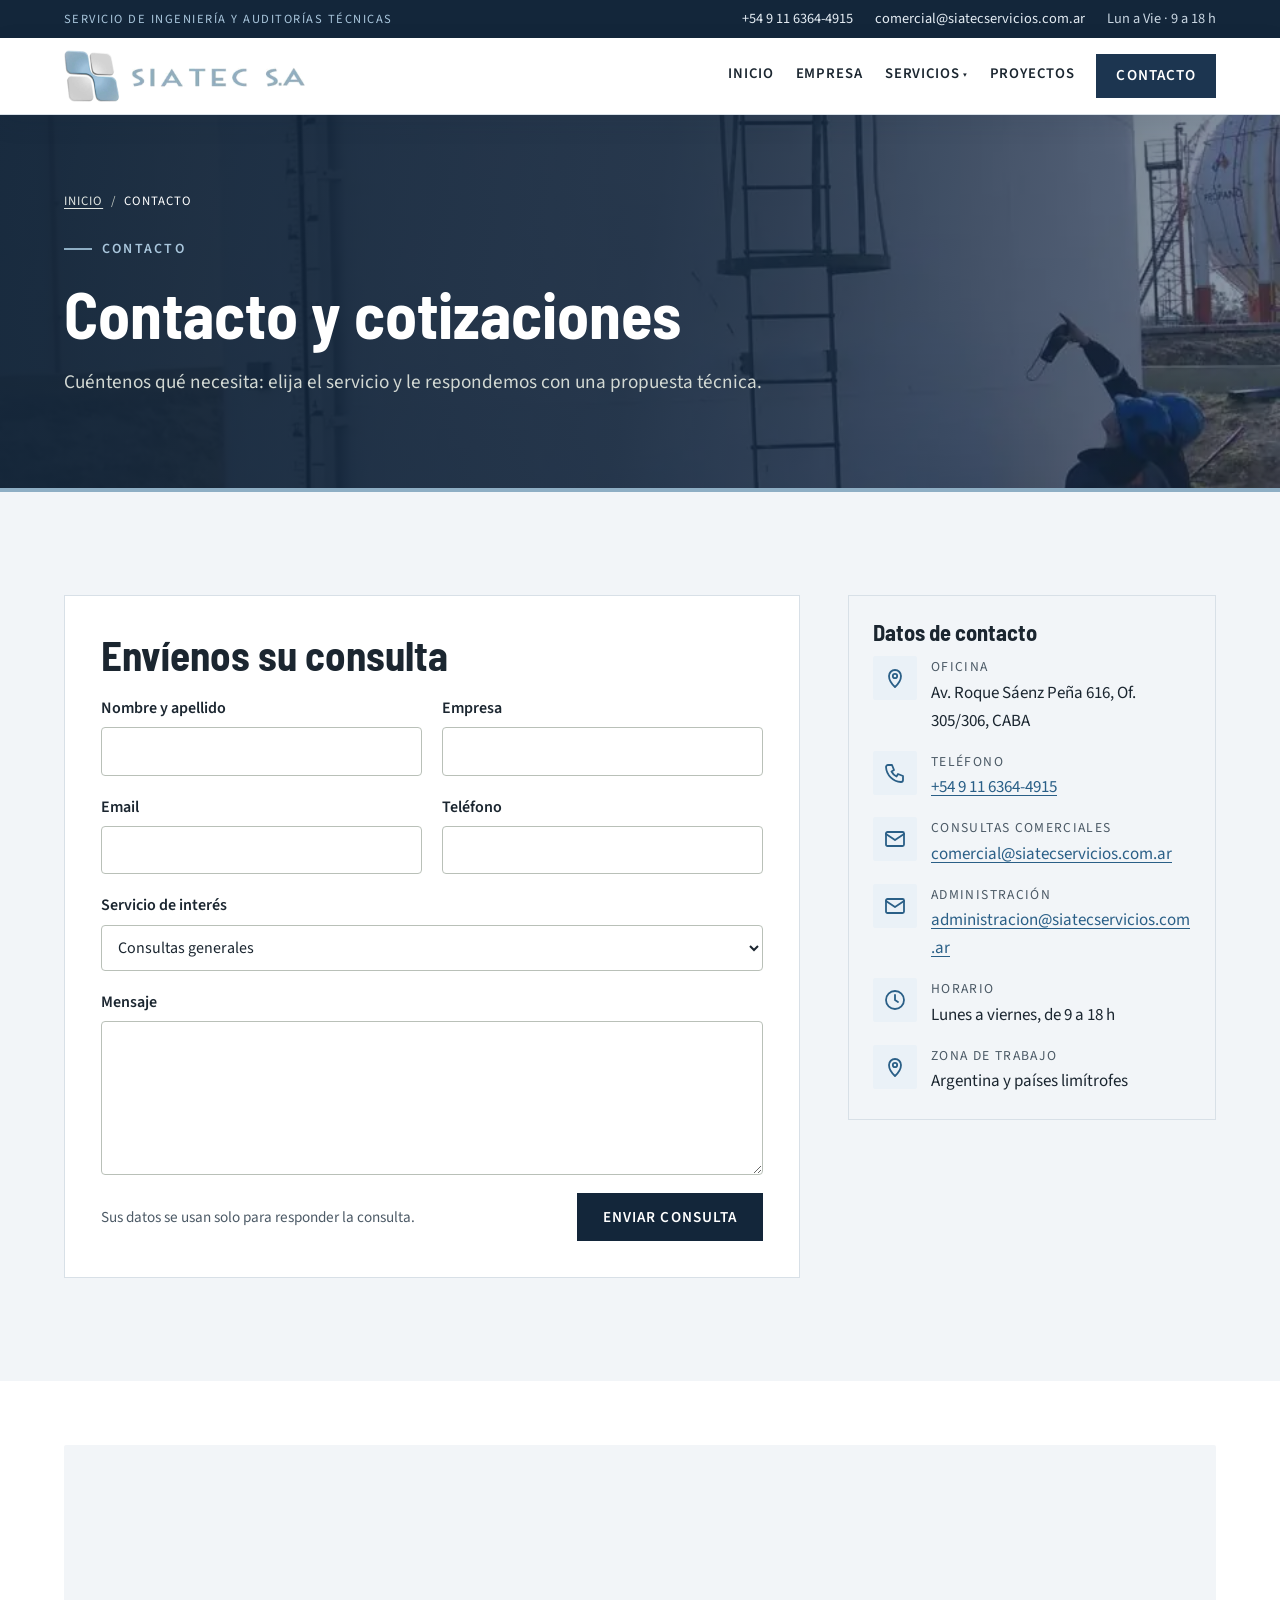
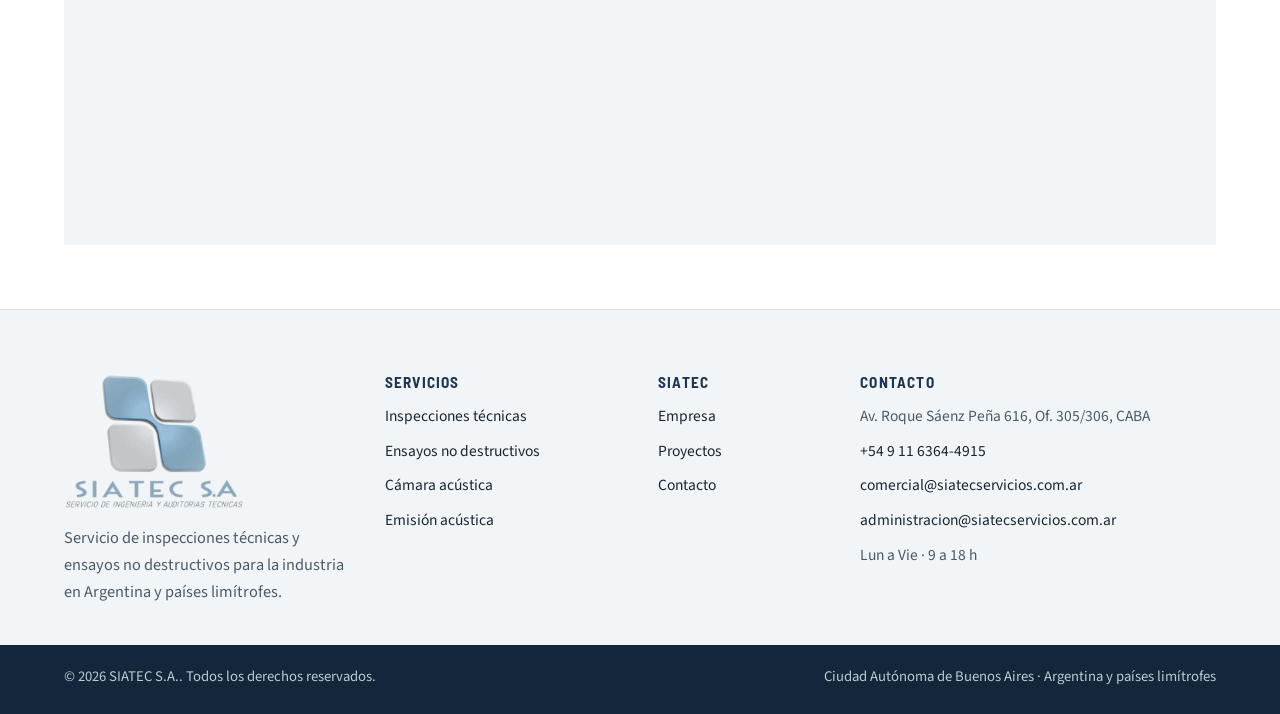
<file: contacto.html>
<!doctype html>
<html lang="es-AR">
<head>
<meta charset="utf-8">
<meta name="viewport" content="width=device-width, initial-scale=1">
<title>Contacto y cotizaciones | SIATEC</title>
<meta name="description" content="Contacte a SIATEC: Av. Roque Sáenz Peña 616, CABA. Tel. +54 9 11 6364-4915. comercial@siatecservicios.com.ar. Lunes a viernes de 9 a 18 h.">
<!-- DEMO: evita que la copia de GitHub Pages se indexe. QUITAR esta línea al publicar en el dominio real. -->
<meta name="robots" content="noindex, nofollow">
<link rel="canonical" href="https://www.siatecservicios.com.ar/contacto.html">
<meta name="theme-color" content="#1C3550">
<link rel="icon" href="favicon.svg" type="image/svg+xml">
<link rel="apple-touch-icon" href="img/marca/apple-touch-icon.png">
<meta property="og:type" content="website">
<meta property="og:locale" content="es_AR">
<meta property="og:site_name" content="SIATEC">
<meta property="og:title" content="Contacto y cotizaciones | SIATEC">
<meta property="og:description" content="Contacte a SIATEC: Av. Roque Sáenz Peña 616, CABA. Tel. +54 9 11 6364-4915. comercial@siatecservicios.com.ar. Lunes a viernes de 9 a 18 h.">
<meta property="og:url" content="https://www.siatecservicios.com.ar/contacto.html">
<meta property="og:image" content="https://www.siatecservicios.com.ar/img/marca/og-siatec.jpg">
<meta property="og:image:width" content="1200">
<meta property="og:image:height" content="630">
<meta name="twitter:card" content="summary_large_image">
<link rel="preload" as="image" href="img/fotos/inspeccion-visual-tanque-api-960.webp" imagesrcset="img/fotos/inspeccion-visual-tanque-api-480.webp 480w, img/fotos/inspeccion-visual-tanque-api-960.webp 960w" imagesizes="100vw" fetchpriority="high">
<link rel="preconnect" href="https://fonts.googleapis.com">
<link rel="preconnect" href="https://fonts.gstatic.com" crossorigin>
<link rel="stylesheet" href="https://fonts.googleapis.com/css2?family=Barlow+Semi+Condensed:wght@500;600;700&amp;family=Source+Sans+3:wght@400;600&amp;display=swap">
<link rel="stylesheet" href="css/estilos.css">
<script>document.documentElement.classList.add('js');</script>
<script type="application/ld+json">
{
 "@context": "https://schema.org",
 "@graph": [
  {
   "@type": "BreadcrumbList",
   "itemListElement": [
    {
     "@type": "ListItem",
     "position": 1,
     "name": "Inicio",
     "item": "https://www.siatecservicios.com.ar/"
    },
    {
     "@type": "ListItem",
     "position": 2,
     "name": "Contacto",
     "item": "https://www.siatecservicios.com.ar/contacto.html"
    }
   ]
  },
  {
   "@type": "ContactPage",
   "url": "https://www.siatecservicios.com.ar/contacto.html",
   "name": "Contacto y cotizaciones | SIATEC",
   "about": {
    "@id": "https://www.siatecservicios.com.ar/#organizacion"
   }
  }
 ]
}
</script>
</head>
<body>
<a class="skip-link" href="#contenido">Saltar al contenido</a>
<!-- ===== HEADER SIATEC (en PHP: includes/header.php) ===== -->
<div class="topbar">
<div class="container topbar-inner">
<span class="topbar-lema">Servicio de ingeniería y auditorías técnicas</span>
<span class="topbar-datos"><a href="tel:+5491163644915">+54 9 11 6364-4915</a><a class="hide-sm" href="mailto:comercial@siatecservicios.com.ar">comercial@siatecservicios.com.ar</a><span class="hide-sm">Lun a Vie · 9 a 18 h</span></span>
</div>
</div>
<header class="site-header">
<div class="container header-main">
<a class="brand" href="index.html"><img src="img/marca/logo-siatec-horizontal.webp" width="242" height="52" alt="SIATEC S.A., ir al inicio"></a>
<button class="nav-toggle" type="button" aria-expanded="false" aria-controls="menu-principal"><svg width="22" height="22" viewBox="0 0 24 24" fill="none" stroke="currentColor" stroke-width="2" stroke-linecap="round" aria-hidden="true"><path d="M4 7h16M4 12h16M4 17h16"></path></svg><span>Menú</span></button>
<nav id="menu-principal" class="main-nav" aria-label="Principal">
<ul class="nav-list">
<li><a class="nav-link" href="index.html">Inicio</a></li>
<li><a class="nav-link" href="empresa.html">Empresa</a></li>
<li class="has-sub"><a class="nav-link" href="servicios.html">Servicios</a>
<ul class="sub-menu">
<li><a href="inspecciones-tecnicas.html">Inspecciones técnicas</a></li>
<li><a href="ensayos-no-destructivos.html">Ensayos no destructivos</a></li>
<li><a href="camara-acustica.html">Cámara acústica</a></li>
<li><a href="emision-acustica.html">Emisión acústica</a></li>
</ul>
</li>
<li><a class="nav-link" href="proyectos.html">Proyectos</a></li>
<li class="nav-cta-item"><a class="btn btn--primary nav-cta" href="contacto.html" aria-current="page">Contacto</a></li>
</ul>
</nav>
</div>
</header>
<!-- ===== /HEADER ===== -->
<main id="contenido">
<section class="page-hero ">
<div class="page-hero__bg"><img src="img/fotos/inspeccion-visual-tanque-api-960.webp" srcset="img/fotos/inspeccion-visual-tanque-api-480.webp 480w, img/fotos/inspeccion-visual-tanque-api-960.webp 960w" sizes="100vw" width="960" height="1280" alt="" fetchpriority="high"></div>
<div class="container">
<div class="page-hero__copy">
<nav class="breadcrumbs" aria-label="Ruta de navegación"><ol>
<li><a href="index.html">Inicio</a></li><li aria-hidden="true">/</li>
<li><span aria-current="page">Contacto</span></li>
</ol></nav>
<span class="eyebrow">Contacto</span>
<h1>Contacto y cotizaciones</h1>
<p class="lead">Cuéntenos qué necesita: elija el servicio y le respondemos con una propuesta técnica.</p>
</div>
</div>
</section>
<section class="section section--alt" aria-labelledby="form-titulo">
<div class="container layout-aside">
<form class="form" id="form-contacto" action="#" method="post" aria-labelledby="form-titulo">
<h2 id="form-titulo" class="full">Envíenos su consulta</h2>
<label>Nombre y apellido<input type="text" name="nombre" autocomplete="name" required></label>
<label>Empresa<input type="text" name="empresa" autocomplete="organization"></label>
<label>Email<input type="email" name="email" autocomplete="email" required></label>
<label>Teléfono<input type="tel" name="telefono" autocomplete="tel"></label>
<label class="full">Servicio de interés
<select name="servicio" id="servicio">
<option value="general">Consultas generales</option>
<option value="inspecciones">Inspecciones técnicas</option>
<option value="end">Ensayos no destructivos</option>
<option value="camara">Cámara acústica</option>
<option value="ea">Emisión acústica</option>
</select></label>
<label class="full">Mensaje<textarea name="mensaje" rows="5" required></textarea></label>
<label class="hp" aria-hidden="true">No completar<input type="text" name="sitio_web" tabindex="-1" autocomplete="off"></label>
<div class="form-foot"><span>Sus datos se usan solo para responder la consulta.</span><button class="btn btn--dark" type="submit">Enviar consulta</button></div>
</form>
<aside class="aside-box">
<h2>Datos de contacto</h2>
<ul class="info-list">
<li><span class="icon" aria-hidden="true"><svg viewBox="0 0 24 24" fill="none" stroke="currentColor" stroke-width="1.8" stroke-linecap="round" stroke-linejoin="round"><path d="M12 21s-6-5.6-6-11a6 6 0 1 1 12 0c0 5.4-6 11-6 11z"/><circle cx="12" cy="10" r="2.2"/></svg></span><div><small>Oficina</small>Av. Roque Sáenz Peña 616, Of. 305/306, CABA</div></li>
<li><span class="icon" aria-hidden="true"><svg viewBox="0 0 24 24" fill="none" stroke="currentColor" stroke-width="1.8" stroke-linecap="round" stroke-linejoin="round"><path d="M5 4h4l2 5-2.5 1.5a11 11 0 0 0 5 5L15 13l5 2v4a2 2 0 0 1-2 2A16 16 0 0 1 3 6a2 2 0 0 1 2-2"/></svg></span><div><small>Teléfono</small><a href="tel:+5491163644915">+54 9 11 6364-4915</a></div></li>
<li><span class="icon" aria-hidden="true"><svg viewBox="0 0 24 24" fill="none" stroke="currentColor" stroke-width="1.8" stroke-linecap="round" stroke-linejoin="round"><rect x="3" y="5" width="18" height="14" rx="1.5"/><path d="M3 7l9 6 9-6"/></svg></span><div><small>Consultas comerciales</small><a href="mailto:comercial@siatecservicios.com.ar">comercial@siatecservicios.com.ar</a></div></li>
<li><span class="icon" aria-hidden="true"><svg viewBox="0 0 24 24" fill="none" stroke="currentColor" stroke-width="1.8" stroke-linecap="round" stroke-linejoin="round"><rect x="3" y="5" width="18" height="14" rx="1.5"/><path d="M3 7l9 6 9-6"/></svg></span><div><small>Administración</small><a href="mailto:administracion@siatecservicios.com.ar">administracion@siatecservicios.com.ar</a></div></li>
<li><span class="icon" aria-hidden="true"><svg viewBox="0 0 24 24" fill="none" stroke="currentColor" stroke-width="1.8" stroke-linecap="round" stroke-linejoin="round"><circle cx="12" cy="12" r="9"/><path d="M12 7v5l3 2"/></svg></span><div><small>Horario</small>Lunes a viernes, de 9 a 18 h</div></li>
<li><span class="icon" aria-hidden="true"><svg viewBox="0 0 24 24" fill="none" stroke="currentColor" stroke-width="1.8" stroke-linecap="round" stroke-linejoin="round"><path d="M12 21s-6-5.6-6-11a6 6 0 1 1 12 0c0 5.4-6 11-6 11z"/><circle cx="12" cy="10" r="2.2"/></svg></span><div><small>Zona de trabajo</small>Argentina y países limítrofes</div></li>
</ul>
</aside>
</div>
</section>
<section class="section section--tight" aria-labelledby="mapa-titulo">
<div class="container">
<h2 id="mapa-titulo" class="visually-hidden">Ubicación de la oficina</h2>
<iframe class="map" title="Mapa: Av. Roque Sáenz Peña 616, Of. 305/306, CABA" src="https://www.google.com/maps?q=Av.%20Roque%20S%C3%A1enz%20Pe%C3%B1a%20616%2C%20Ciudad%20Aut%C3%B3noma%20de%20Buenos%20Aires%2C%20Argentina&amp;output=embed" loading="lazy" referrerpolicy="no-referrer-when-downgrade"></iframe>
</div>
</section>
</main>
<!-- ===== FOOTER SIATEC (en PHP: includes/footer.php) ===== -->
<footer class="site-footer site-footer--claro">
<div class="container footer-grid">
<div class="footer-brand">
<img src="img/marca/logo-siatec.png" width="180" height="135" alt="SIATEC S.A." loading="lazy">
<p>Servicio de inspecciones técnicas y ensayos no destructivos para la industria en Argentina y países limítrofes.</p>
</div>
<div class="footer-col">
<h2>Servicios</h2>
<ul>
<li><a href="inspecciones-tecnicas.html">Inspecciones técnicas</a></li>
<li><a href="ensayos-no-destructivos.html">Ensayos no destructivos</a></li>
<li><a href="camara-acustica.html">Cámara acústica</a></li>
<li><a href="emision-acustica.html">Emisión acústica</a></li>
</ul>
</div>
<div class="footer-col">
<h2>SIATEC</h2>
<ul>
<li><a href="empresa.html">Empresa</a></li>
<li><a href="proyectos.html">Proyectos</a></li>
<li><a href="contacto.html">Contacto</a></li>
</ul>
</div>
<div class="footer-col">
<h2>Contacto</h2>
<ul>
<li>Av. Roque Sáenz Peña 616, Of. 305/306, CABA</li>
<li><a href="tel:+5491163644915">+54 9 11 6364-4915</a></li>
<li><a href="mailto:comercial@siatecservicios.com.ar">comercial@siatecservicios.com.ar</a></li>
<li><a href="mailto:administracion@siatecservicios.com.ar">administracion@siatecservicios.com.ar</a></li>
<li>Lun a Vie · 9 a 18 h</li>
</ul>
</div>
</div>
<div class="footer-bottom-bar">
<div class="container footer-bottom">
<span>© 2026 SIATEC S.A.. Todos los derechos reservados.</span>
<span>Ciudad Autónoma de Buenos Aires · Argentina y países limítrofes</span>
</div>
</div>
</footer>
<!-- ===== /FOOTER ===== -->
<script src="js/main.js" defer></script>
</body>
</html>
</file>
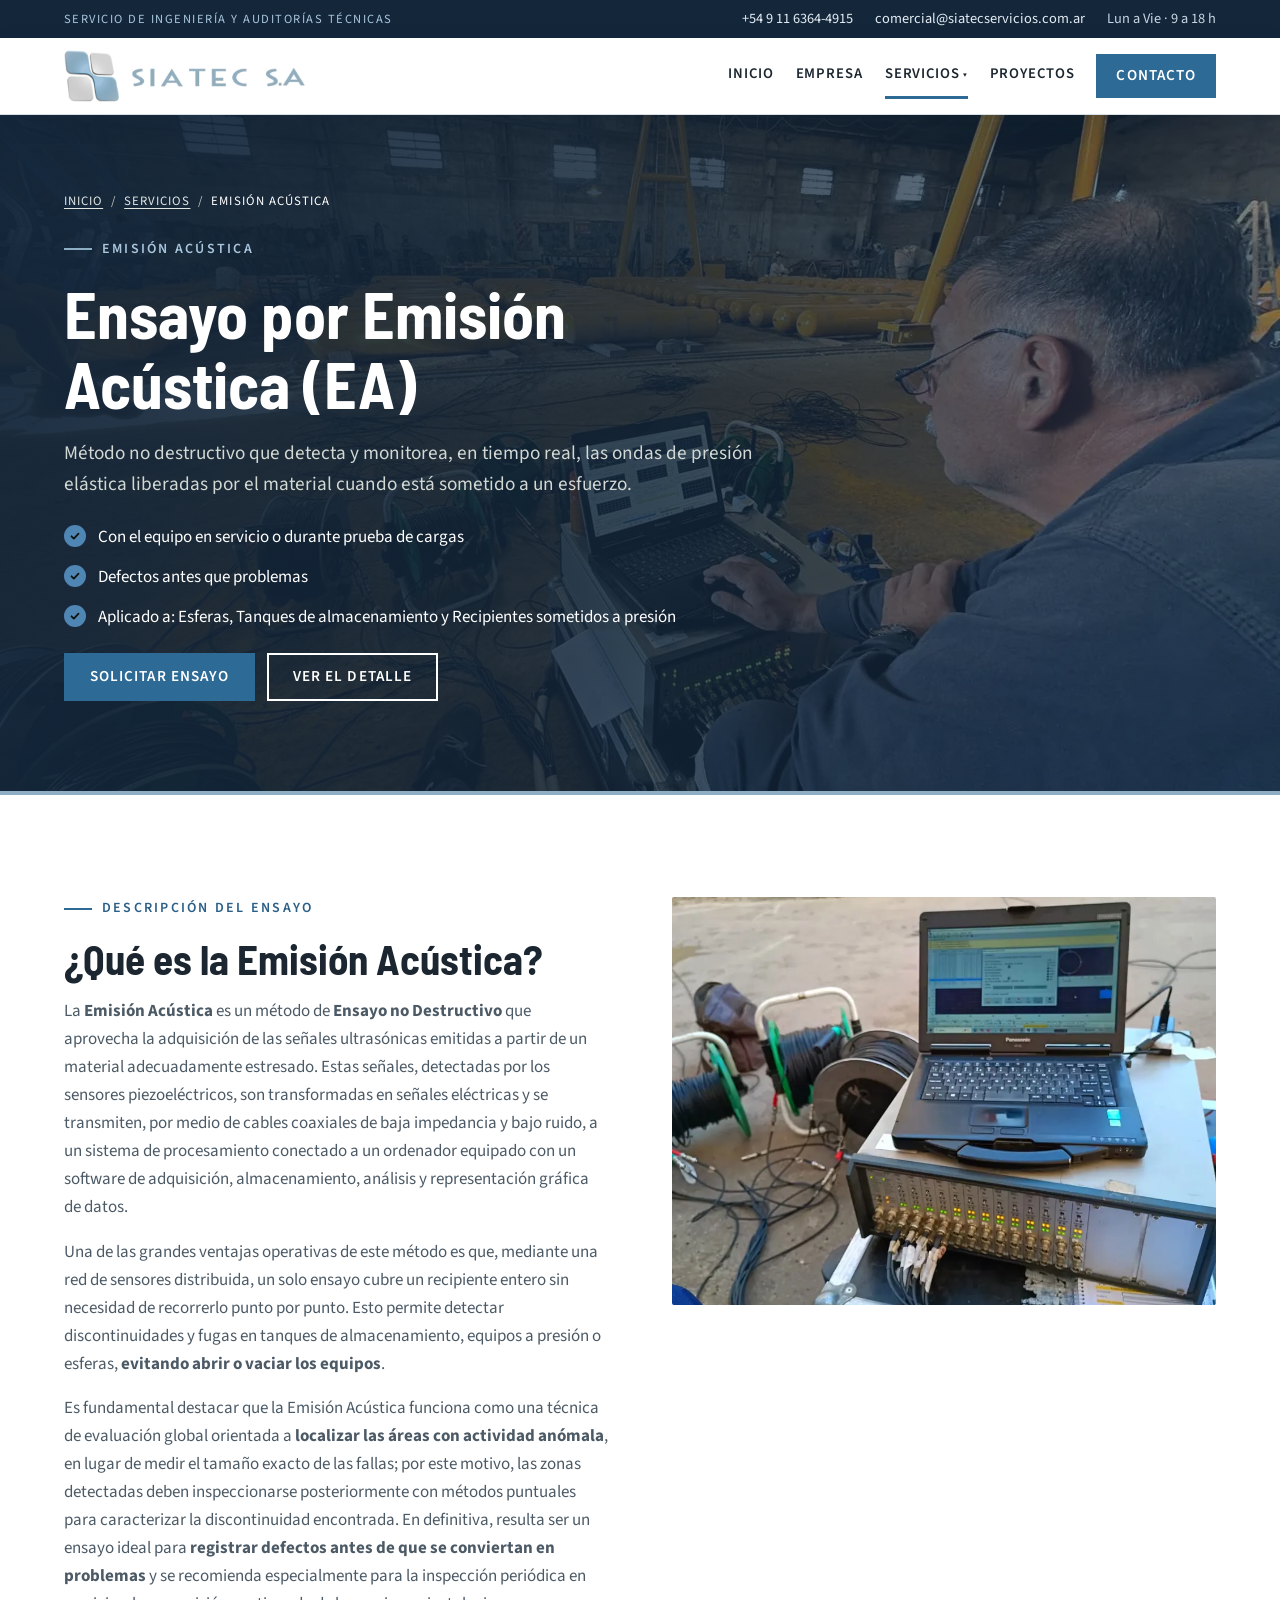
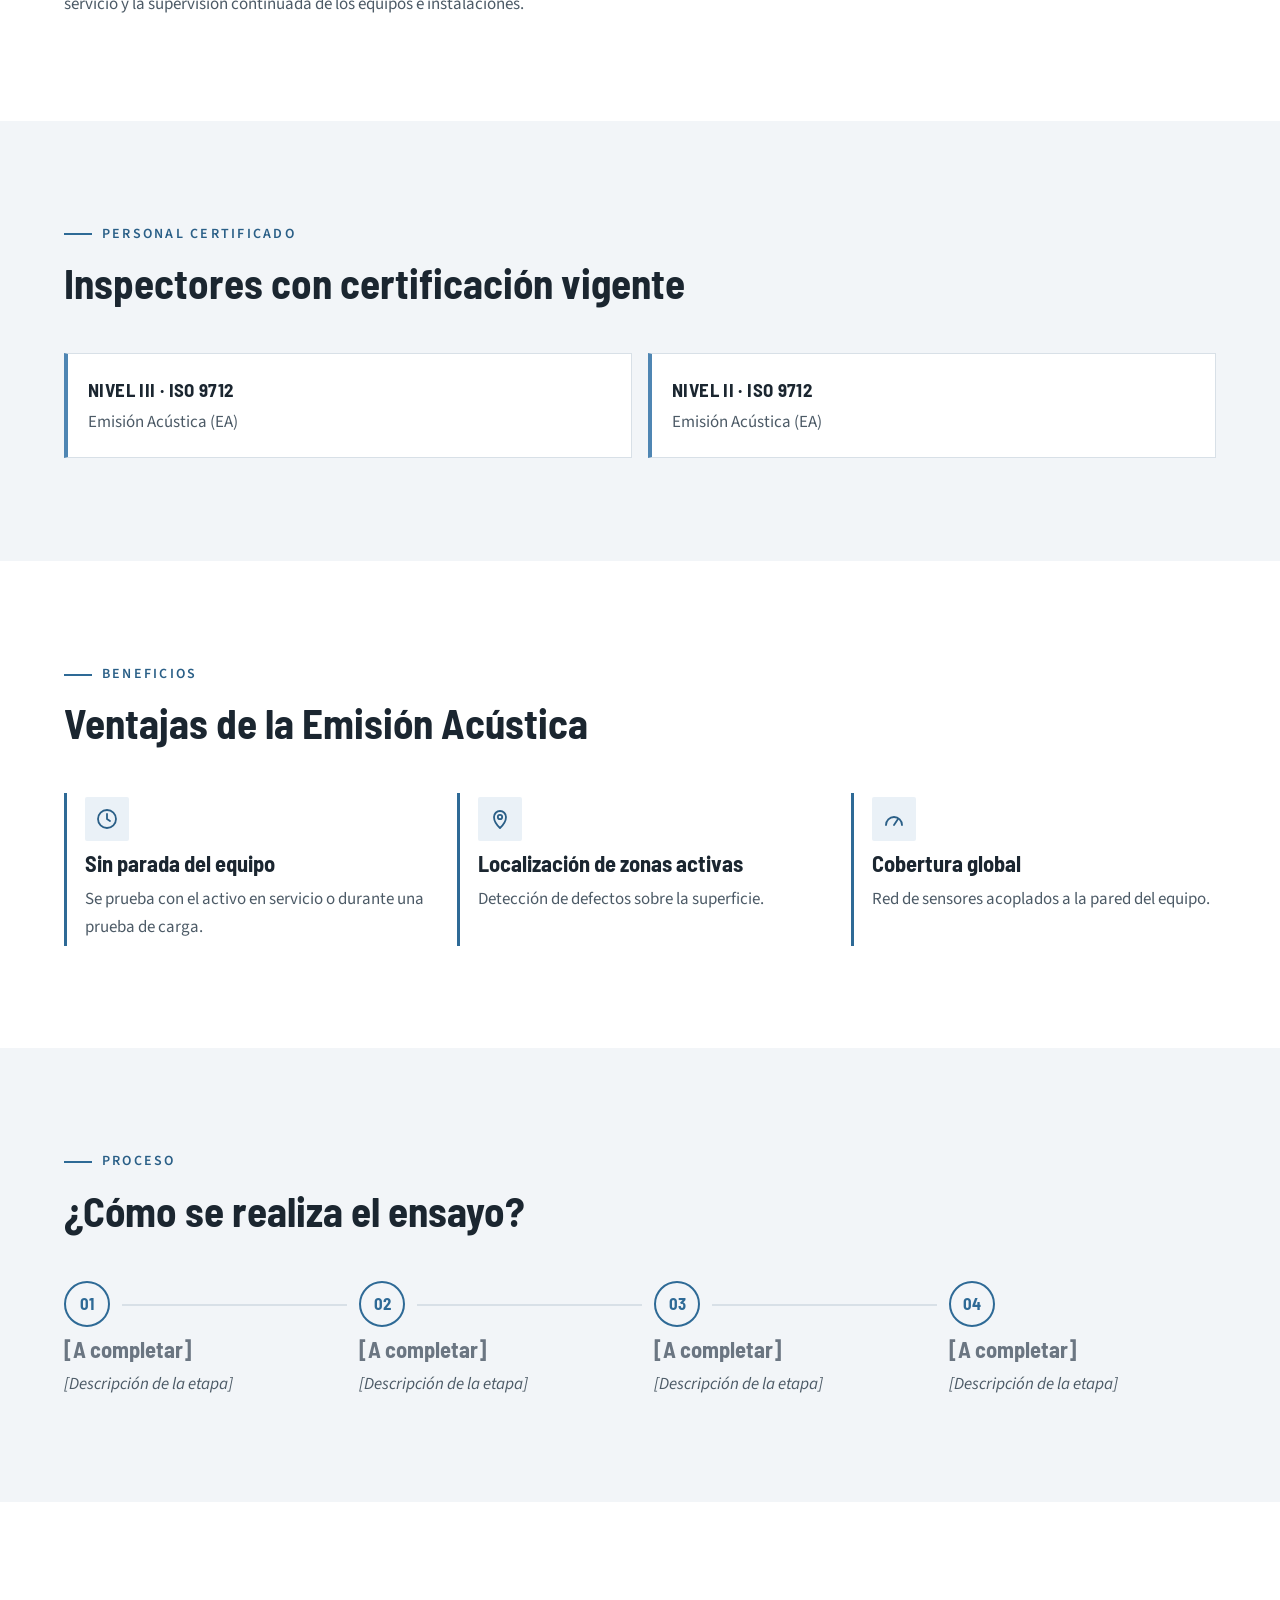
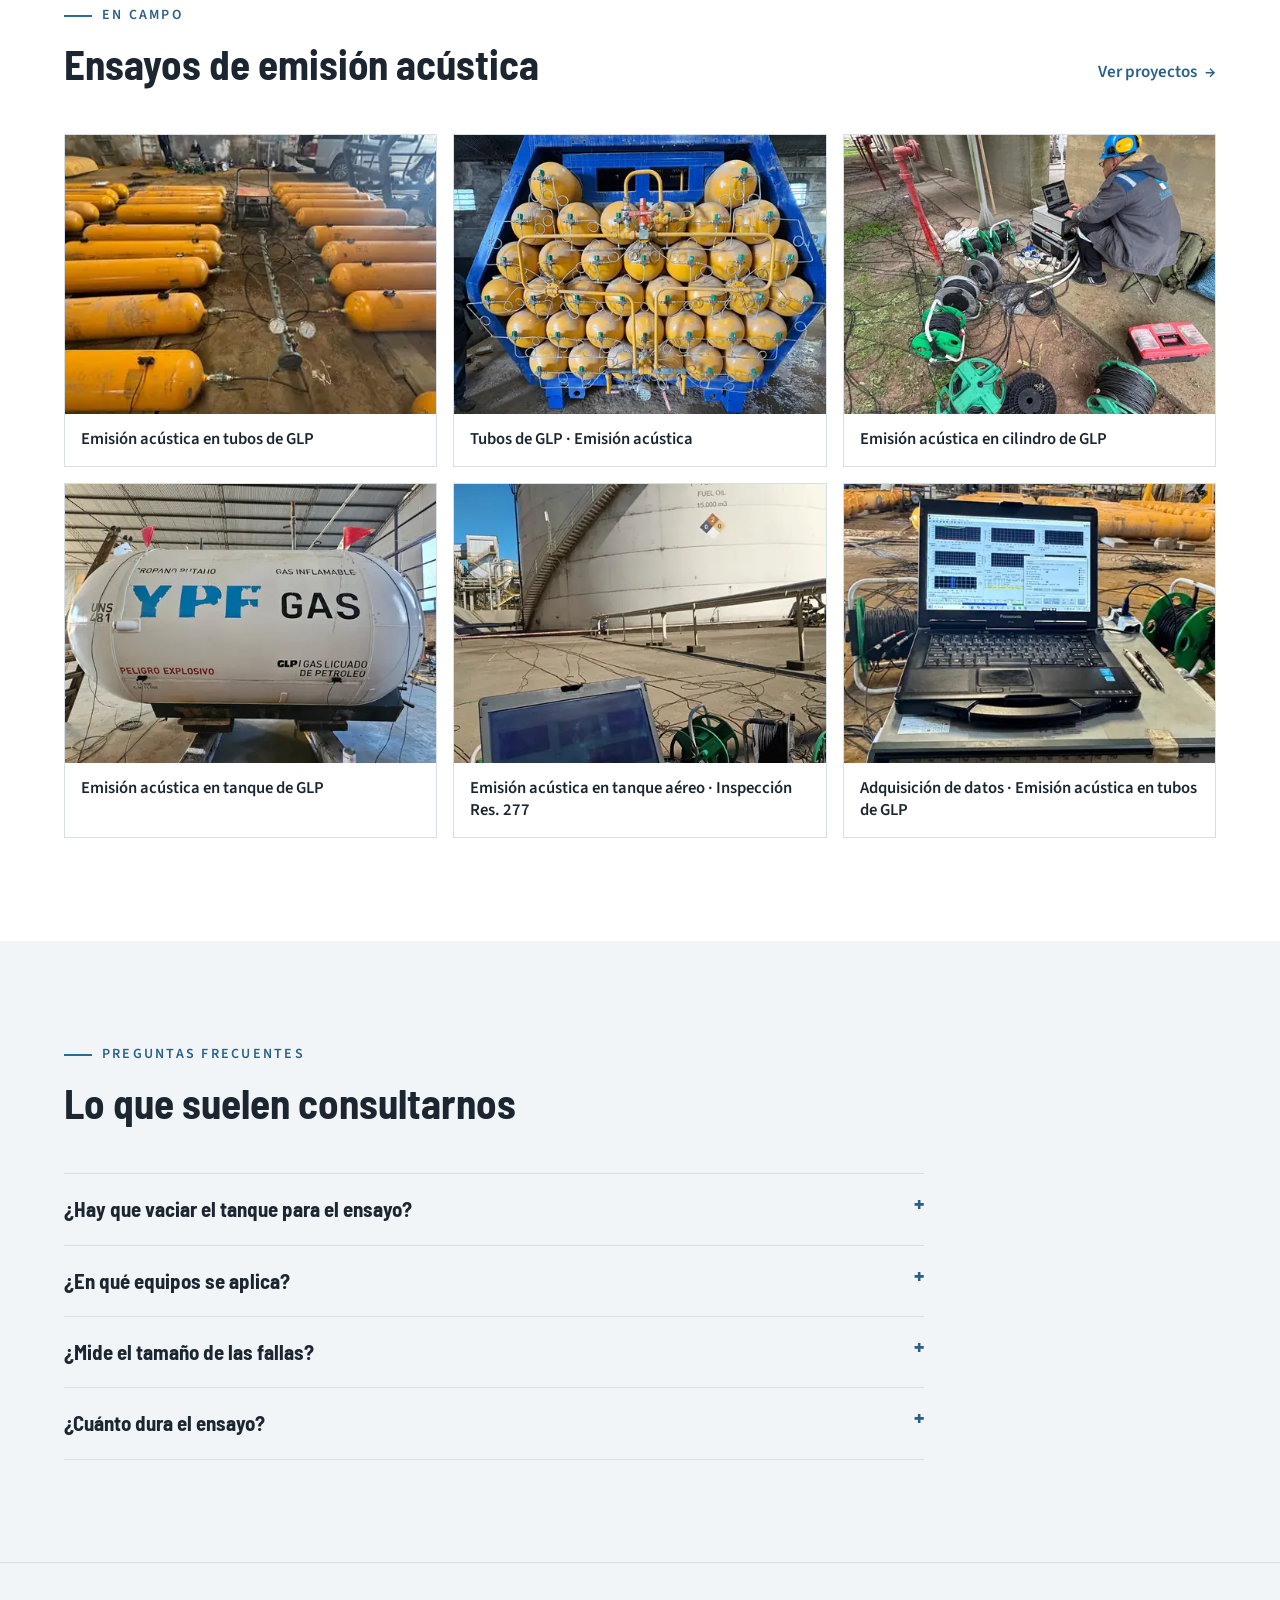
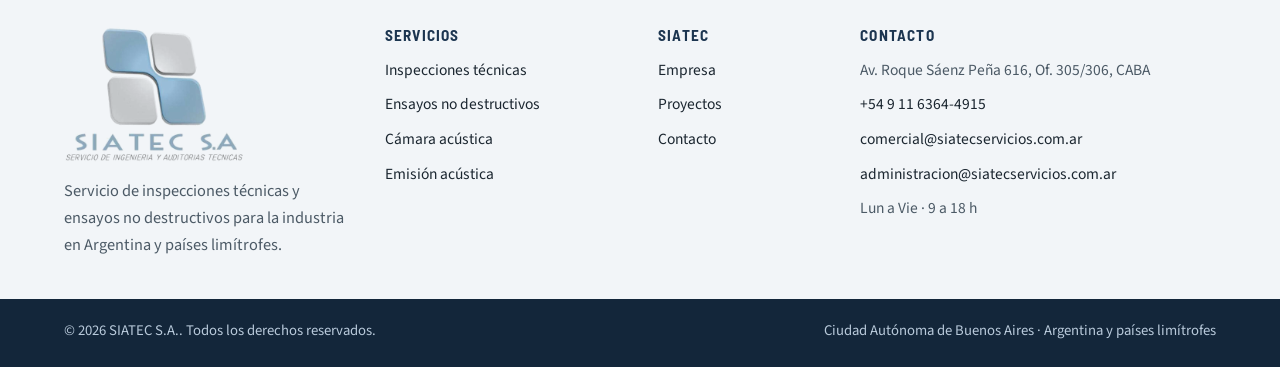
<file: emision-acustica.html>
<!doctype html>
<html lang="es-AR">
<head>
<meta charset="utf-8">
<meta name="viewport" content="width=device-width, initial-scale=1">
<title>Ensayo por emisión acústica (EA) | SIATEC</title>
<meta name="description" content="Ensayo por emisión acústica en esferas, tanques y recipientes a presión, con el equipo en servicio. Personal Nivel III y Nivel II ISO 9712.">
<!-- DEMO: evita que la copia de GitHub Pages se indexe. QUITAR esta línea al publicar en el dominio real. -->
<meta name="robots" content="noindex, nofollow">
<link rel="canonical" href="https://www.siatecservicios.com.ar/emision-acustica.html">
<meta name="theme-color" content="#1C3550">
<link rel="icon" href="favicon.svg" type="image/svg+xml">
<link rel="apple-touch-icon" href="img/marca/apple-touch-icon.png">
<meta property="og:type" content="website">
<meta property="og:locale" content="es_AR">
<meta property="og:site_name" content="SIATEC">
<meta property="og:title" content="Ensayo por emisión acústica (EA) | SIATEC">
<meta property="og:description" content="Ensayo por emisión acústica en esferas, tanques y recipientes a presión, con el equipo en servicio. Personal Nivel III y Nivel II ISO 9712.">
<meta property="og:url" content="https://www.siatecservicios.com.ar/emision-acustica.html">
<meta property="og:image" content="https://www.siatecservicios.com.ar/img/marca/og-siatec.jpg">
<meta property="og:image:width" content="1200">
<meta property="og:image:height" content="630">
<meta name="twitter:card" content="summary_large_image">
<link rel="preload" as="image" href="img/fotos/emision-acustica-adquisicion-tubos-glp-960.webp" imagesrcset="img/fotos/emision-acustica-adquisicion-tubos-glp-480.webp 480w, img/fotos/emision-acustica-adquisicion-tubos-glp-960.webp 960w, img/fotos/emision-acustica-adquisicion-tubos-glp-1280.webp 1280w" imagesizes="100vw" fetchpriority="high">
<link rel="preconnect" href="https://fonts.googleapis.com">
<link rel="preconnect" href="https://fonts.gstatic.com" crossorigin>
<link rel="stylesheet" href="https://fonts.googleapis.com/css2?family=Barlow+Semi+Condensed:wght@500;600;700&amp;family=Source+Sans+3:wght@400;600&amp;display=swap">
<link rel="stylesheet" href="css/estilos.css">
<script>document.documentElement.classList.add('js');</script>
<script type="application/ld+json">
{
 "@context": "https://schema.org",
 "@graph": [
  {
   "@type": "BreadcrumbList",
   "itemListElement": [
    {
     "@type": "ListItem",
     "position": 1,
     "name": "Inicio",
     "item": "https://www.siatecservicios.com.ar/"
    },
    {
     "@type": "ListItem",
     "position": 2,
     "name": "Servicios",
     "item": "https://www.siatecservicios.com.ar/servicios.html"
    },
    {
     "@type": "ListItem",
     "position": 3,
     "name": "Emisión acústica",
     "item": "https://www.siatecservicios.com.ar/emision-acustica.html"
    }
   ]
  },
  {
   "@type": "Service",
   "@id": "https://www.siatecservicios.com.ar/emision-acustica.html#servicio",
   "name": "Emisión acústica",
   "serviceType": "Emisión acústica",
   "description": "Ensayo por emisión acústica en esferas, tanques y recipientes a presión, con el equipo en servicio. Personal Nivel III y Nivel II ISO 9712.",
   "url": "https://www.siatecservicios.com.ar/emision-acustica.html",
   "provider": {
    "@id": "https://www.siatecservicios.com.ar/#organizacion"
   },
   "areaServed": [
    {
     "@type": "Country",
     "name": "Argentina"
    },
    {
     "@type": "Country",
     "name": "Uruguay"
    },
    {
     "@type": "Country",
     "name": "Chile"
    },
    {
     "@type": "Country",
     "name": "Bolivia"
    },
    {
     "@type": "Country",
     "name": "Paraguay"
    },
    {
     "@type": "Country",
     "name": "Brasil"
    }
   ]
  },
  {
   "@type": "FAQPage",
   "mainEntity": [
    {
     "@type": "Question",
     "name": "¿Hay que vaciar el tanque para el ensayo?",
     "acceptedAnswer": {
      "@type": "Answer",
      "text": "No. Se prueba con el activo en servicio o durante una prueba de carga: mediante una red de sensores, un solo ensayo cubre un recipiente entero, evitando abrir o vaciar los equipos."
     }
    },
    {
     "@type": "Question",
     "name": "¿En qué equipos se aplica?",
     "acceptedAnswer": {
      "@type": "Answer",
      "text": "En esferas, tanques de almacenamiento y recipientes sometidos a presión."
     }
    },
    {
     "@type": "Question",
     "name": "¿Mide el tamaño de las fallas?",
     "acceptedAnswer": {
      "@type": "Answer",
      "text": "No: es una técnica de evaluación global que localiza las áreas con actividad anómala. Las zonas detectadas se inspeccionan después con métodos puntuales para caracterizar la discontinuidad."
     }
    }
   ]
  }
 ]
}
</script>
</head>
<body>
<a class="skip-link" href="#contenido">Saltar al contenido</a>
<!-- ===== HEADER SIATEC (en PHP: includes/header.php) ===== -->
<div class="topbar">
<div class="container topbar-inner">
<span class="topbar-lema">Servicio de ingeniería y auditorías técnicas</span>
<span class="topbar-datos"><a href="tel:+5491163644915">+54 9 11 6364-4915</a><a class="hide-sm" href="mailto:comercial@siatecservicios.com.ar">comercial@siatecservicios.com.ar</a><span class="hide-sm">Lun a Vie · 9 a 18 h</span></span>
</div>
</div>
<header class="site-header">
<div class="container header-main">
<a class="brand" href="index.html"><img src="img/marca/logo-siatec-horizontal.webp" width="242" height="52" alt="SIATEC S.A., ir al inicio"></a>
<button class="nav-toggle" type="button" aria-expanded="false" aria-controls="menu-principal"><svg width="22" height="22" viewBox="0 0 24 24" fill="none" stroke="currentColor" stroke-width="2" stroke-linecap="round" aria-hidden="true"><path d="M4 7h16M4 12h16M4 17h16"></path></svg><span>Menú</span></button>
<nav id="menu-principal" class="main-nav" aria-label="Principal">
<ul class="nav-list">
<li><a class="nav-link" href="index.html">Inicio</a></li>
<li><a class="nav-link" href="empresa.html">Empresa</a></li>
<li class="has-sub"><a class="nav-link" href="servicios.html" aria-current="page">Servicios</a>
<ul class="sub-menu">
<li><a href="inspecciones-tecnicas.html">Inspecciones técnicas</a></li>
<li><a href="ensayos-no-destructivos.html">Ensayos no destructivos</a></li>
<li><a href="camara-acustica.html">Cámara acústica</a></li>
<li><a href="emision-acustica.html">Emisión acústica</a></li>
</ul>
</li>
<li><a class="nav-link" href="proyectos.html">Proyectos</a></li>
<li class="nav-cta-item"><a class="btn btn--primary nav-cta" href="contacto.html">Contacto</a></li>
</ul>
</nav>
</div>
</header>
<!-- ===== /HEADER ===== -->
<main id="contenido">
<section class="page-hero ">
<div class="page-hero__bg"><img src="img/fotos/emision-acustica-adquisicion-tubos-glp-960.webp" srcset="img/fotos/emision-acustica-adquisicion-tubos-glp-480.webp 480w, img/fotos/emision-acustica-adquisicion-tubos-glp-960.webp 960w, img/fotos/emision-acustica-adquisicion-tubos-glp-1280.webp 1280w" sizes="100vw" width="1280" height="720" alt="" fetchpriority="high"></div>
<div class="container">
<div class="page-hero__copy">
<nav class="breadcrumbs" aria-label="Ruta de navegación"><ol>
<li><a href="index.html">Inicio</a></li><li aria-hidden="true">/</li>
<li><a href="servicios.html">Servicios</a></li><li aria-hidden="true">/</li>
<li><span aria-current="page">Emisión acústica</span></li>
</ol></nav>
<span class="eyebrow">Emisión acústica</span>
<h1>Ensayo por Emisión Acústica (EA)</h1>
<p class="lead">Método no destructivo que detecta y monitorea, en tiempo real, las ondas de presión elástica liberadas por el material cuando está sometido a un esfuerzo.</p>
<ul class="checklist">
<li>Con el equipo en servicio o durante prueba de cargas</li>
<li>Defectos antes que problemas</li>
<li>Aplicado a: Esferas, Tanques de almacenamiento y Recipientes sometidos a presión</li>
</ul>
<div class="btn-row">
<a class="btn btn--primary" href="contacto.html?servicio=ea">Solicitar ensayo</a>
<a class="btn btn--outline" href="#descripcion">Ver el detalle</a>
</div>
</div>
</div>
</section>
<section class="section" id="descripcion" aria-labelledby="descripcion-titulo">
<div class="container split split--top">
<div class="split__copy">
<span class="eyebrow">Descripción del Ensayo</span>
<h2 id="descripcion-titulo">¿Qué es la Emisión Acústica?</h2>
<p>La <strong>Emisión Acústica</strong> es un método de <strong>Ensayo no Destructivo</strong> que aprovecha la adquisición de las señales ultrasónicas emitidas a partir de un material adecuadamente estresado. Estas señales, detectadas por los sensores piezoeléctricos, son transformadas en señales eléctricas y se transmiten, por medio de cables coaxiales de baja impedancia y bajo ruido, a un sistema de procesamiento conectado a un ordenador equipado con un software de adquisición, almacenamiento, análisis y representación gráfica de datos.</p>
<p>Una de las grandes ventajas operativas de este método es que, mediante una red de sensores distribuida, un solo ensayo cubre un recipiente entero sin necesidad de recorrerlo punto por punto. Esto permite detectar discontinuidades y fugas en tanques de almacenamiento, equipos a presión o esferas, <strong>evitando abrir o vaciar los equipos</strong>.</p>
<p>Es fundamental destacar que la Emisión Acústica funciona como una técnica de evaluación global orientada a <strong>localizar las áreas con actividad anómala</strong>, en lugar de medir el tamaño exacto de las fallas; por este motivo, las zonas detectadas deben inspeccionarse posteriormente con métodos puntuales para caracterizar la discontinuidad encontrada. En definitiva, resulta ser un ensayo ideal para <strong>registrar defectos antes de que se conviertan en problemas</strong> y se recomienda especialmente para la inspección periódica en servicio y la supervisión continuada de los equipos e instalaciones.</p>
</div>
<div class="split__media"><img src="img/fotos/emision-acustica-tanque-aereo-2-960.webp" srcset="img/fotos/emision-acustica-tanque-aereo-2-480.webp 480w, img/fotos/emision-acustica-tanque-aereo-2-960.webp 960w" sizes="(max-width: 940px) 100vw, 560px" width="960" height="1280" alt="Adquisición de datos de emisión acústica durante la inspección de un tanque aéreo" loading="lazy" decoding="async"></div>
</div>
</section>
<section class="section section--alt" aria-labelledby="personal-titulo">
<div class="container">
<div class="section-head"><div><span class="eyebrow">Personal certificado</span><h2 id="personal-titulo">Inspectores con certificación vigente</h2></div></div>
<ul class="cert-list">
<li><strong>NIVEL III · ISO 9712</strong><span>Emisión Acústica (EA)</span></li>
<li><strong>NIVEL II · ISO 9712</strong><span>Emisión Acústica (EA)</span></li>
</ul>
</div>
</section>
<section class="section" aria-labelledby="beneficios-titulo">
<div class="container">
<div class="section-head"><div><span class="eyebrow">Beneficios</span><h2 id="beneficios-titulo">Ventajas de la Emisión Acústica</h2></div></div>
<ul class="features">
<li><span class="icon" aria-hidden="true"><svg viewBox="0 0 24 24" fill="none" stroke="currentColor" stroke-width="1.8" stroke-linecap="round" stroke-linejoin="round"><circle cx="12" cy="12" r="9"/><path d="M12 7v5l3 2"/></svg></span><h3>Sin parada del equipo</h3><p>Se prueba con el activo en servicio o durante una prueba de carga.</p></li>
<li><span class="icon" aria-hidden="true"><svg viewBox="0 0 24 24" fill="none" stroke="currentColor" stroke-width="1.8" stroke-linecap="round" stroke-linejoin="round"><path d="M12 21s-6-5.6-6-11a6 6 0 1 1 12 0c0 5.4-6 11-6 11z"/><circle cx="12" cy="10" r="2.2"/></svg></span><h3>Localización de zonas activas</h3><p>Detección de defectos sobre la superficie.</p></li>
<li><span class="icon" aria-hidden="true"><svg viewBox="0 0 24 24" fill="none" stroke="currentColor" stroke-width="1.8" stroke-linecap="round" stroke-linejoin="round"><path d="M4 18a8 8 0 1 1 16 0"/><path d="M12 18l4-6"/></svg></span><h3>Cobertura global</h3><p>Red de sensores acoplados a la pared del equipo.</p></li>
</ul>
</div>
</section>
<section class="section section--alt" id="proceso" aria-labelledby="proceso-titulo">
<div class="container">
<div class="section-head"><div><span class="eyebrow">Proceso</span><h2 id="proceso-titulo">¿Cómo se realiza el ensayo?</h2></div></div>
<ol class="steps">
<li><h3 class="pending">[A completar]</h3><p class="pending">[Descripción de la etapa]</p></li>
<li><h3 class="pending">[A completar]</h3><p class="pending">[Descripción de la etapa]</p></li>
<li><h3 class="pending">[A completar]</h3><p class="pending">[Descripción de la etapa]</p></li>
<li><h3 class="pending">[A completar]</h3><p class="pending">[Descripción de la etapa]</p></li>
</ol>
</div>
</section>
<section class="section" aria-labelledby="galeria-titulo">
<div class="container">
<div class="section-head"><div><span class="eyebrow">En campo</span><h2 id="galeria-titulo">Ensayos de emisión acústica</h2></div><a class="link-arrow" href="proyectos.html">Ver proyectos</a></div>
<div class="gallery">
<figure>
<div class="g-img"><img src="img/fotos/emision-acustica-tubos-glp-960.webp" srcset="img/fotos/emision-acustica-tubos-glp-480.webp 480w, img/fotos/emision-acustica-tubos-glp-960.webp 960w" sizes="(max-width: 700px) 100vw, (max-width: 1100px) 50vw, 380px" width="960" height="540" alt="Tubos de GLP conectados al equipo de emisión acústica" loading="lazy" decoding="async"></div>
<figcaption>Emisión acústica en tubos de GLP</figcaption>
</figure>
<figure>
<div class="g-img"><img src="img/fotos/emision-acustica-tubos-glp-3-960.webp" srcset="img/fotos/emision-acustica-tubos-glp-3-480.webp 480w, img/fotos/emision-acustica-tubos-glp-3-960.webp 960w" sizes="(max-width: 700px) 100vw, (max-width: 1100px) 50vw, 380px" width="960" height="1280" alt="Bastidor con tubos de GLP preparados para el ensayo de emisión acústica" loading="lazy" decoding="async"></div>
<figcaption>Tubos de GLP · Emisión acústica</figcaption>
</figure>
<figure>
<div class="g-img"><img src="img/fotos/emision-acustica-cigarro-glp-960.webp" srcset="img/fotos/emision-acustica-cigarro-glp-480.webp 480w, img/fotos/emision-acustica-cigarro-glp-960.webp 960w, img/fotos/emision-acustica-cigarro-glp-1600.webp 1600w" sizes="(max-width: 700px) 100vw, (max-width: 1100px) 50vw, 380px" width="1600" height="2133" alt="Técnico instalando sensores de emisión acústica en un cilindro de GLP" loading="lazy" decoding="async"></div>
<figcaption>Emisión acústica en cilindro de GLP</figcaption>
</figure>
<figure>
<div class="g-img"><img src="img/fotos/emision-acustica-tanque-glp-960.webp" srcset="img/fotos/emision-acustica-tanque-glp-480.webp 480w, img/fotos/emision-acustica-tanque-glp-960.webp 960w" sizes="(max-width: 700px) 100vw, (max-width: 1100px) 50vw, 380px" width="960" height="1280" alt="Ensayo de emisión acústica sobre un tanque de GLP" loading="lazy" decoding="async"></div>
<figcaption>Emisión acústica en tanque de GLP</figcaption>
</figure>
<figure>
<div class="g-img"><img src="img/fotos/emision-acustica-tanque-aereo-1-960.webp" srcset="img/fotos/emision-acustica-tanque-aereo-1-480.webp 480w, img/fotos/emision-acustica-tanque-aereo-1-960.webp 960w" sizes="(max-width: 700px) 100vw, (max-width: 1100px) 50vw, 380px" width="960" height="1280" alt="Equipo de emisión acústica junto a un tanque aéreo de almacenamiento" loading="lazy" decoding="async"></div>
<figcaption>Emisión acústica en tanque aéreo · Inspección Res. 277</figcaption>
</figure>
<figure>
<div class="g-img"><img src="img/fotos/emision-acustica-tubos-glp-2-480.webp" srcset="img/fotos/emision-acustica-tubos-glp-2-480.webp 480w" sizes="(max-width: 700px) 100vw, (max-width: 1100px) 50vw, 380px" width="480" height="853" alt="Equipo de adquisición de emisión acústica durante el ensayo de tubos de GLP" loading="lazy" decoding="async"></div>
<figcaption>Adquisición de datos · Emisión acústica en tubos de GLP</figcaption>
</figure>
</div>
</div>
</section>
<section class="section section--alt" aria-labelledby="faq-titulo">
<div class="container">
<div class="section-head"><div><span class="eyebrow">Preguntas frecuentes</span><h2 id="faq-titulo">Lo que suelen consultarnos</h2></div></div>
<div class="faq">
<details><summary>¿Hay que vaciar el tanque para el ensayo?</summary><p>No. Se prueba con el activo en servicio o durante una prueba de carga: mediante una red de sensores, un solo ensayo cubre un recipiente entero, evitando abrir o vaciar los equipos.</p></details>
<details><summary>¿En qué equipos se aplica?</summary><p>En esferas, tanques de almacenamiento y recipientes sometidos a presión.</p></details>
<details><summary>¿Mide el tamaño de las fallas?</summary><p>No: es una técnica de evaluación global que localiza las áreas con actividad anómala. Las zonas detectadas se inspeccionan después con métodos puntuales para caracterizar la discontinuidad.</p></details>
<details><summary>¿Cuánto dura el ensayo?</summary><p class="pending">[A completar]</p></details>
</div>
</div>
</section>
</main>
<!-- ===== FOOTER SIATEC (en PHP: includes/footer.php) ===== -->
<footer class="site-footer site-footer--claro">
<div class="container footer-grid">
<div class="footer-brand">
<img src="img/marca/logo-siatec.png" width="180" height="135" alt="SIATEC S.A." loading="lazy">
<p>Servicio de inspecciones técnicas y ensayos no destructivos para la industria en Argentina y países limítrofes.</p>
</div>
<div class="footer-col">
<h2>Servicios</h2>
<ul>
<li><a href="inspecciones-tecnicas.html">Inspecciones técnicas</a></li>
<li><a href="ensayos-no-destructivos.html">Ensayos no destructivos</a></li>
<li><a href="camara-acustica.html">Cámara acústica</a></li>
<li><a href="emision-acustica.html">Emisión acústica</a></li>
</ul>
</div>
<div class="footer-col">
<h2>SIATEC</h2>
<ul>
<li><a href="empresa.html">Empresa</a></li>
<li><a href="proyectos.html">Proyectos</a></li>
<li><a href="contacto.html">Contacto</a></li>
</ul>
</div>
<div class="footer-col">
<h2>Contacto</h2>
<ul>
<li>Av. Roque Sáenz Peña 616, Of. 305/306, CABA</li>
<li><a href="tel:+5491163644915">+54 9 11 6364-4915</a></li>
<li><a href="mailto:comercial@siatecservicios.com.ar">comercial@siatecservicios.com.ar</a></li>
<li><a href="mailto:administracion@siatecservicios.com.ar">administracion@siatecservicios.com.ar</a></li>
<li>Lun a Vie · 9 a 18 h</li>
</ul>
</div>
</div>
<div class="footer-bottom-bar">
<div class="container footer-bottom">
<span>© 2026 SIATEC S.A.. Todos los derechos reservados.</span>
<span>Ciudad Autónoma de Buenos Aires · Argentina y países limítrofes</span>
</div>
</div>
</footer>
<!-- ===== /FOOTER ===== -->
<script src="js/main.js" defer></script>
</body>
</html>
</file>
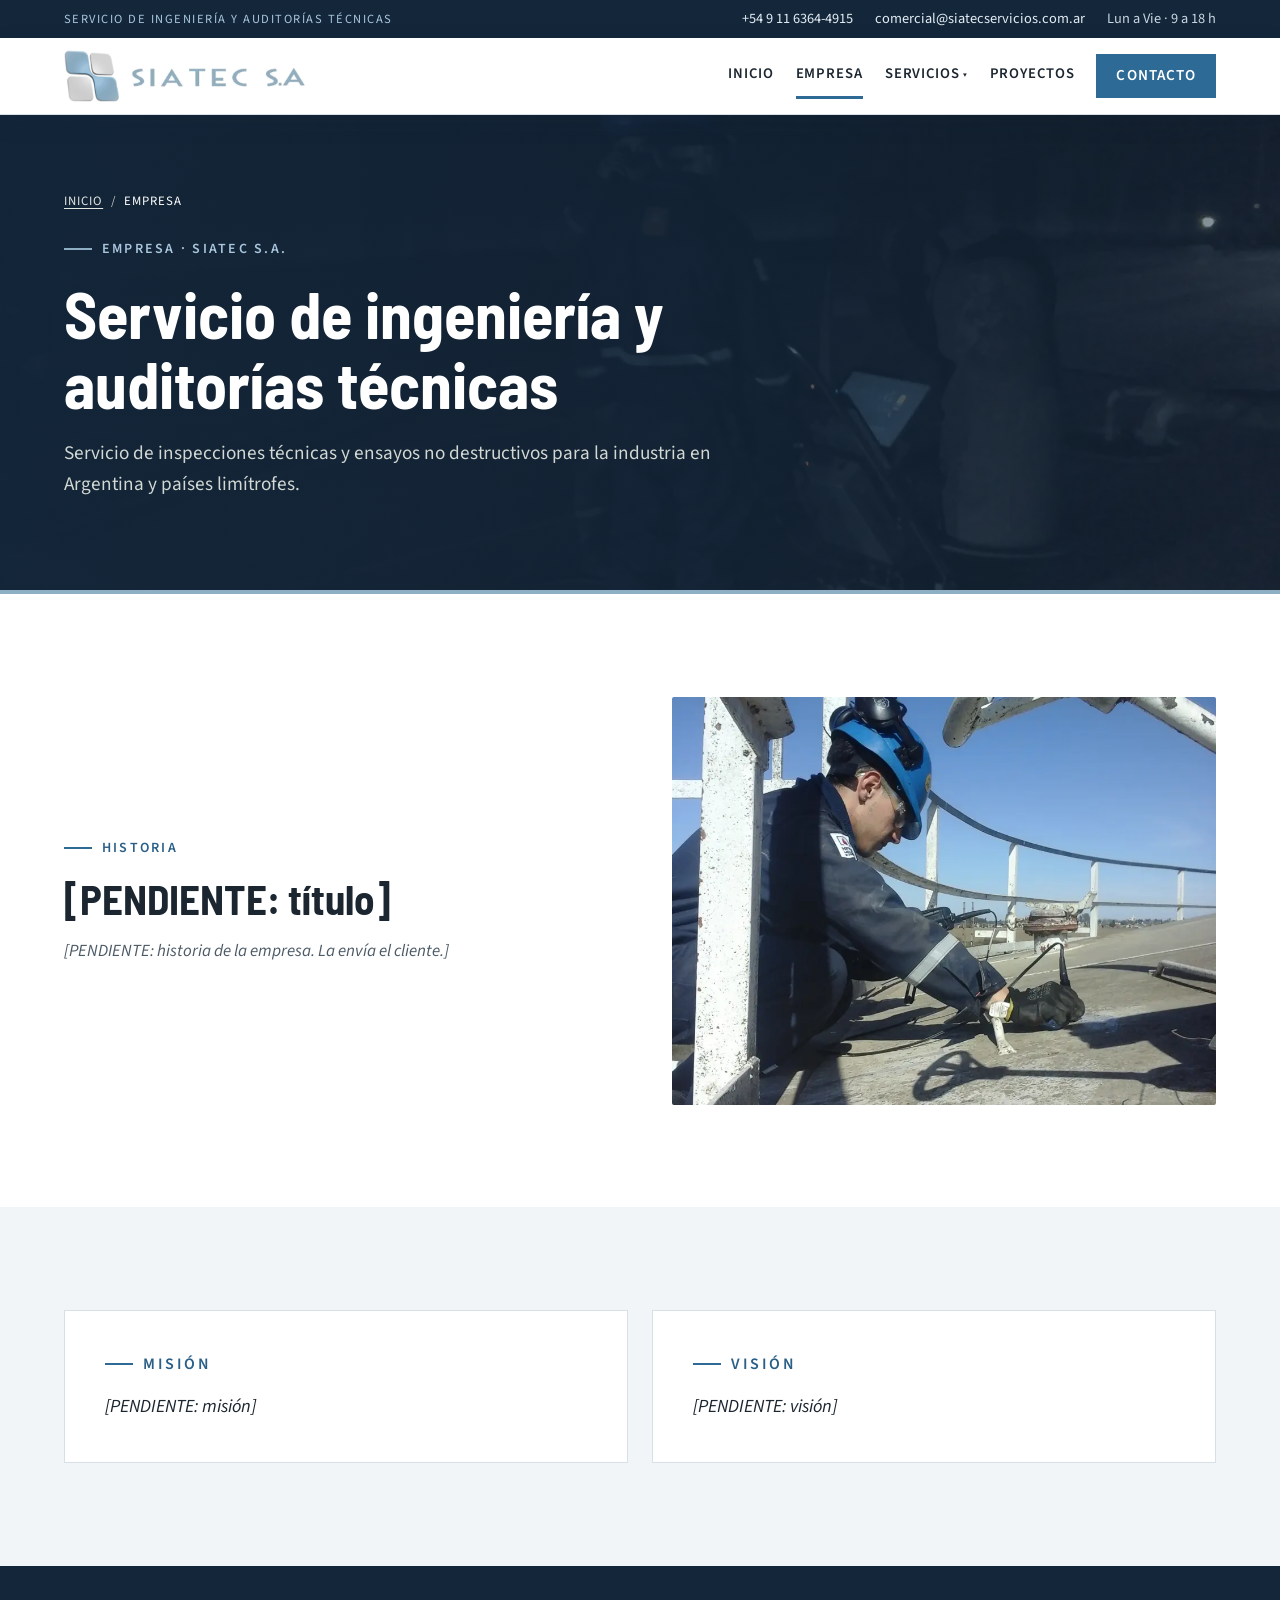
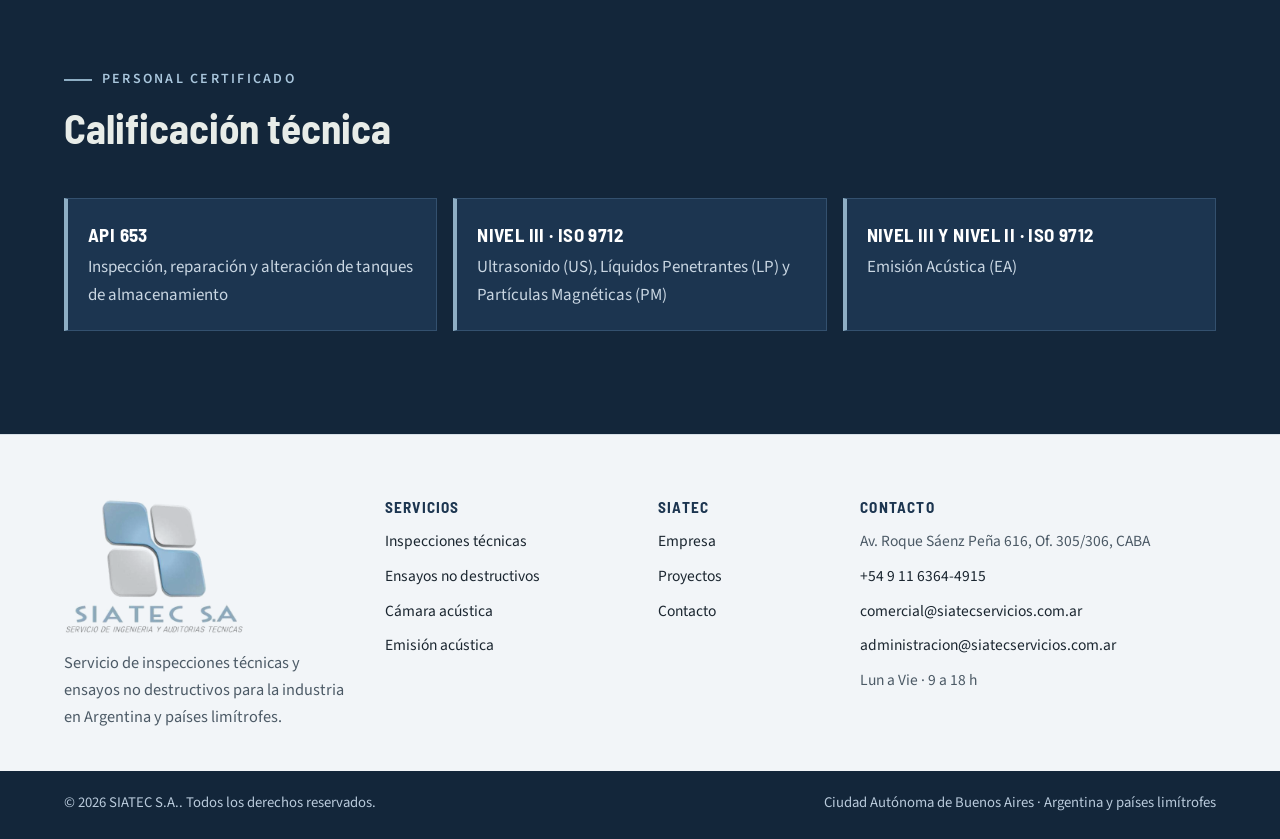
<file: empresa.html>
<!doctype html>
<html lang="es-AR">
<head>
<meta charset="utf-8">
<meta name="viewport" content="width=device-width, initial-scale=1">
<title>Empresa: ingeniería y auditorías técnicas | SIATEC</title>
<meta name="description" content="SIATEC S.A.: servicio de ingeniería y auditorías técnicas. Inspecciones técnicas y ensayos no destructivos para la industria en Argentina y países limítrofes.">
<!-- DEMO: evita que la copia de GitHub Pages se indexe. QUITAR esta línea al publicar en el dominio real. -->
<meta name="robots" content="noindex, nofollow">
<link rel="canonical" href="https://www.siatecservicios.com.ar/empresa.html">
<meta name="theme-color" content="#1C3550">
<link rel="icon" href="favicon.svg" type="image/svg+xml">
<link rel="apple-touch-icon" href="img/marca/apple-touch-icon.png">
<meta property="og:type" content="website">
<meta property="og:locale" content="es_AR">
<meta property="og:site_name" content="SIATEC">
<meta property="og:title" content="Empresa: ingeniería y auditorías técnicas | SIATEC">
<meta property="og:description" content="SIATEC S.A.: servicio de ingeniería y auditorías técnicas. Inspecciones técnicas y ensayos no destructivos para la industria en Argentina y países limítrofes.">
<meta property="og:url" content="https://www.siatecservicios.com.ar/empresa.html">
<meta property="og:image" content="https://www.siatecservicios.com.ar/img/marca/og-siatec.jpg">
<meta property="og:image:width" content="1200">
<meta property="og:image:height" content="630">
<meta name="twitter:card" content="summary_large_image">
<link rel="preload" as="image" href="img/fotos/escaneo-piso-mfl-960.webp" imagesrcset="img/fotos/escaneo-piso-mfl-480.webp 480w, img/fotos/escaneo-piso-mfl-960.webp 960w, img/fotos/escaneo-piso-mfl-1600.webp 1600w" imagesizes="100vw" fetchpriority="high">
<link rel="preconnect" href="https://fonts.googleapis.com">
<link rel="preconnect" href="https://fonts.gstatic.com" crossorigin>
<link rel="stylesheet" href="https://fonts.googleapis.com/css2?family=Barlow+Semi+Condensed:wght@500;600;700&amp;family=Source+Sans+3:wght@400;600&amp;display=swap">
<link rel="stylesheet" href="css/estilos.css">
<script>document.documentElement.classList.add('js');</script>
<script type="application/ld+json">
{
 "@context": "https://schema.org",
 "@graph": [
  {
   "@type": "BreadcrumbList",
   "itemListElement": [
    {
     "@type": "ListItem",
     "position": 1,
     "name": "Inicio",
     "item": "https://www.siatecservicios.com.ar/"
    },
    {
     "@type": "ListItem",
     "position": 2,
     "name": "Empresa",
     "item": "https://www.siatecservicios.com.ar/empresa.html"
    }
   ]
  }
 ]
}
</script>
</head>
<body>
<a class="skip-link" href="#contenido">Saltar al contenido</a>
<!-- ===== HEADER SIATEC (en PHP: includes/header.php) ===== -->
<div class="topbar">
<div class="container topbar-inner">
<span class="topbar-lema">Servicio de ingeniería y auditorías técnicas</span>
<span class="topbar-datos"><a href="tel:+5491163644915">+54 9 11 6364-4915</a><a class="hide-sm" href="mailto:comercial@siatecservicios.com.ar">comercial@siatecservicios.com.ar</a><span class="hide-sm">Lun a Vie · 9 a 18 h</span></span>
</div>
</div>
<header class="site-header">
<div class="container header-main">
<a class="brand" href="index.html"><img src="img/marca/logo-siatec-horizontal.webp" width="242" height="52" alt="SIATEC S.A., ir al inicio"></a>
<button class="nav-toggle" type="button" aria-expanded="false" aria-controls="menu-principal"><svg width="22" height="22" viewBox="0 0 24 24" fill="none" stroke="currentColor" stroke-width="2" stroke-linecap="round" aria-hidden="true"><path d="M4 7h16M4 12h16M4 17h16"></path></svg><span>Menú</span></button>
<nav id="menu-principal" class="main-nav" aria-label="Principal">
<ul class="nav-list">
<li><a class="nav-link" href="index.html">Inicio</a></li>
<li><a class="nav-link" href="empresa.html" aria-current="page">Empresa</a></li>
<li class="has-sub"><a class="nav-link" href="servicios.html">Servicios</a>
<ul class="sub-menu">
<li><a href="inspecciones-tecnicas.html">Inspecciones técnicas</a></li>
<li><a href="ensayos-no-destructivos.html">Ensayos no destructivos</a></li>
<li><a href="camara-acustica.html">Cámara acústica</a></li>
<li><a href="emision-acustica.html">Emisión acústica</a></li>
</ul>
</li>
<li><a class="nav-link" href="proyectos.html">Proyectos</a></li>
<li class="nav-cta-item"><a class="btn btn--primary nav-cta" href="contacto.html">Contacto</a></li>
</ul>
</nav>
</div>
</header>
<!-- ===== /HEADER ===== -->
<main id="contenido">
<section class="page-hero ">
<div class="page-hero__bg"><img src="img/fotos/escaneo-piso-mfl-960.webp" srcset="img/fotos/escaneo-piso-mfl-480.webp 480w, img/fotos/escaneo-piso-mfl-960.webp 960w, img/fotos/escaneo-piso-mfl-1600.webp 1600w" sizes="100vw" width="1600" height="1200" alt="" fetchpriority="high"></div>
<div class="container">
<div class="page-hero__copy">
<nav class="breadcrumbs" aria-label="Ruta de navegación"><ol>
<li><a href="index.html">Inicio</a></li><li aria-hidden="true">/</li>
<li><span aria-current="page">Empresa</span></li>
</ol></nav>
<span class="eyebrow">Empresa · SIATEC S.A.</span>
<h1>Servicio de ingeniería y auditorías técnicas</h1>
<p class="lead">Servicio de inspecciones técnicas y ensayos no destructivos para la industria en Argentina y países limítrofes.</p>
</div>
</div>
</section>
<section class="section" aria-labelledby="historia-titulo">
<div class="container split">
<div class="split__copy">
<span class="eyebrow">Historia</span>
<h2 id="historia-titulo">[PENDIENTE: título]</h2>
<p class="pending">[PENDIENTE: historia de la empresa. La envía el cliente.]</p>
</div>
<div class="split__media"><img src="img/fotos/espesores-ultrasonido-techo-tanque-960.webp" srcset="img/fotos/espesores-ultrasonido-techo-tanque-480.webp 480w, img/fotos/espesores-ultrasonido-techo-tanque-960.webp 960w" sizes="(max-width: 940px) 100vw, 560px" width="960" height="1280" alt="Medición de espesores por ultrasonido en el techo de un tanque" loading="lazy" decoding="async"></div>
</div>
</section>
<section class="section section--alt" aria-labelledby="mision-titulo">
<div class="container">
<h2 id="mision-titulo" class="visually-hidden">Misión y visión</h2>
<div class="grid grid--2">
<div class="sub-service sub-service--big"><span class="eyebrow">Misión</span><p class="pending">[PENDIENTE: misión]</p></div>
<div class="sub-service sub-service--big"><span class="eyebrow">Visión</span><p class="pending">[PENDIENTE: visión]</p></div>
</div>
</div>
</section>
<section class="section section--dark" aria-labelledby="personal-titulo">
<div class="container">
<div class="section-head"><div><span class="eyebrow">Personal certificado</span><h2 id="personal-titulo">Calificación técnica</h2></div></div>
<ul class="cert-list">
<li><strong>API 653</strong><span>Inspección, reparación y alteración de tanques de almacenamiento</span></li>
<li><strong>NIVEL III · ISO 9712</strong><span>Ultrasonido (US), Líquidos Penetrantes (LP) y Partículas Magnéticas (PM)</span></li>
<li><strong>NIVEL III y NIVEL II · ISO 9712</strong><span>Emisión Acústica (EA)</span></li>
</ul>
</div>
</section>
</main>
<!-- ===== FOOTER SIATEC (en PHP: includes/footer.php) ===== -->
<footer class="site-footer site-footer--claro">
<div class="container footer-grid">
<div class="footer-brand">
<img src="img/marca/logo-siatec.png" width="180" height="135" alt="SIATEC S.A." loading="lazy">
<p>Servicio de inspecciones técnicas y ensayos no destructivos para la industria en Argentina y países limítrofes.</p>
</div>
<div class="footer-col">
<h2>Servicios</h2>
<ul>
<li><a href="inspecciones-tecnicas.html">Inspecciones técnicas</a></li>
<li><a href="ensayos-no-destructivos.html">Ensayos no destructivos</a></li>
<li><a href="camara-acustica.html">Cámara acústica</a></li>
<li><a href="emision-acustica.html">Emisión acústica</a></li>
</ul>
</div>
<div class="footer-col">
<h2>SIATEC</h2>
<ul>
<li><a href="empresa.html">Empresa</a></li>
<li><a href="proyectos.html">Proyectos</a></li>
<li><a href="contacto.html">Contacto</a></li>
</ul>
</div>
<div class="footer-col">
<h2>Contacto</h2>
<ul>
<li>Av. Roque Sáenz Peña 616, Of. 305/306, CABA</li>
<li><a href="tel:+5491163644915">+54 9 11 6364-4915</a></li>
<li><a href="mailto:comercial@siatecservicios.com.ar">comercial@siatecservicios.com.ar</a></li>
<li><a href="mailto:administracion@siatecservicios.com.ar">administracion@siatecservicios.com.ar</a></li>
<li>Lun a Vie · 9 a 18 h</li>
</ul>
</div>
</div>
<div class="footer-bottom-bar">
<div class="container footer-bottom">
<span>© 2026 SIATEC S.A.. Todos los derechos reservados.</span>
<span>Ciudad Autónoma de Buenos Aires · Argentina y países limítrofes</span>
</div>
</div>
</footer>
<!-- ===== /FOOTER ===== -->
<script src="js/main.js" defer></script>
</body>
</html>
</file>
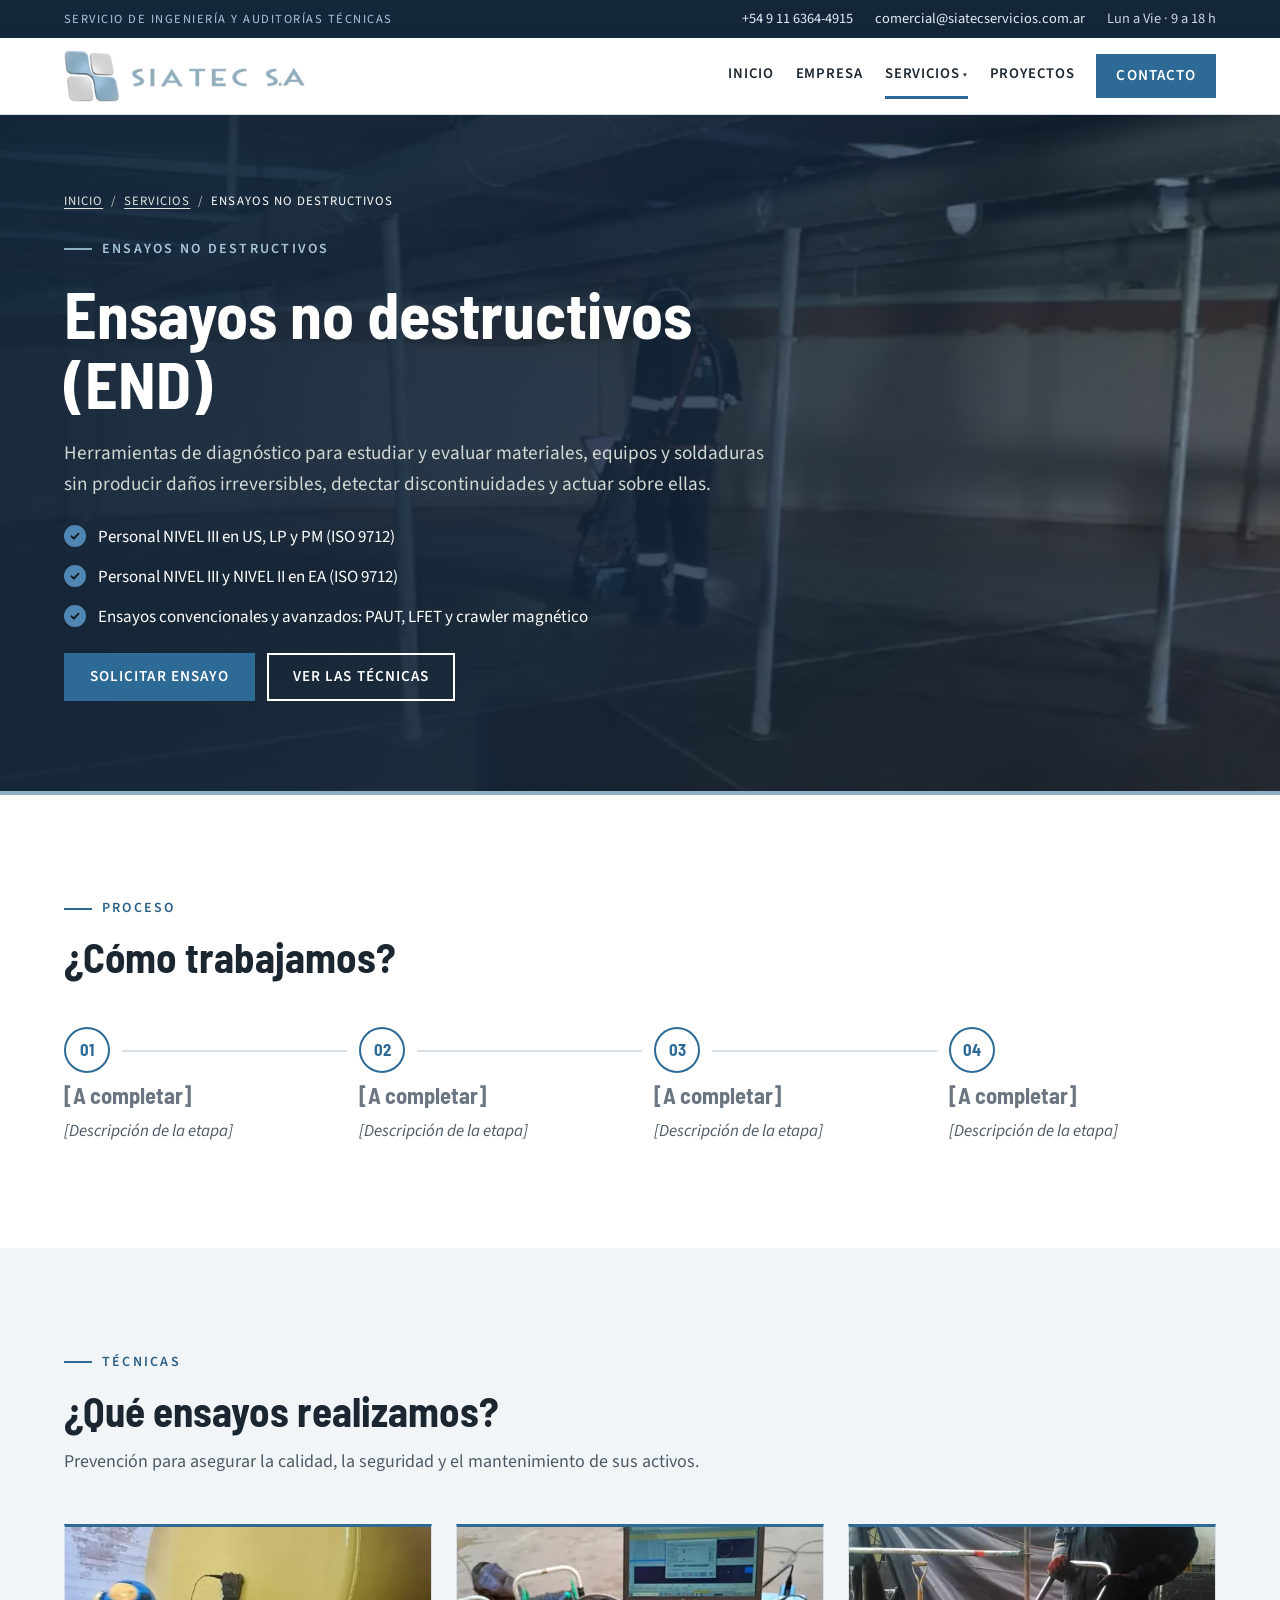
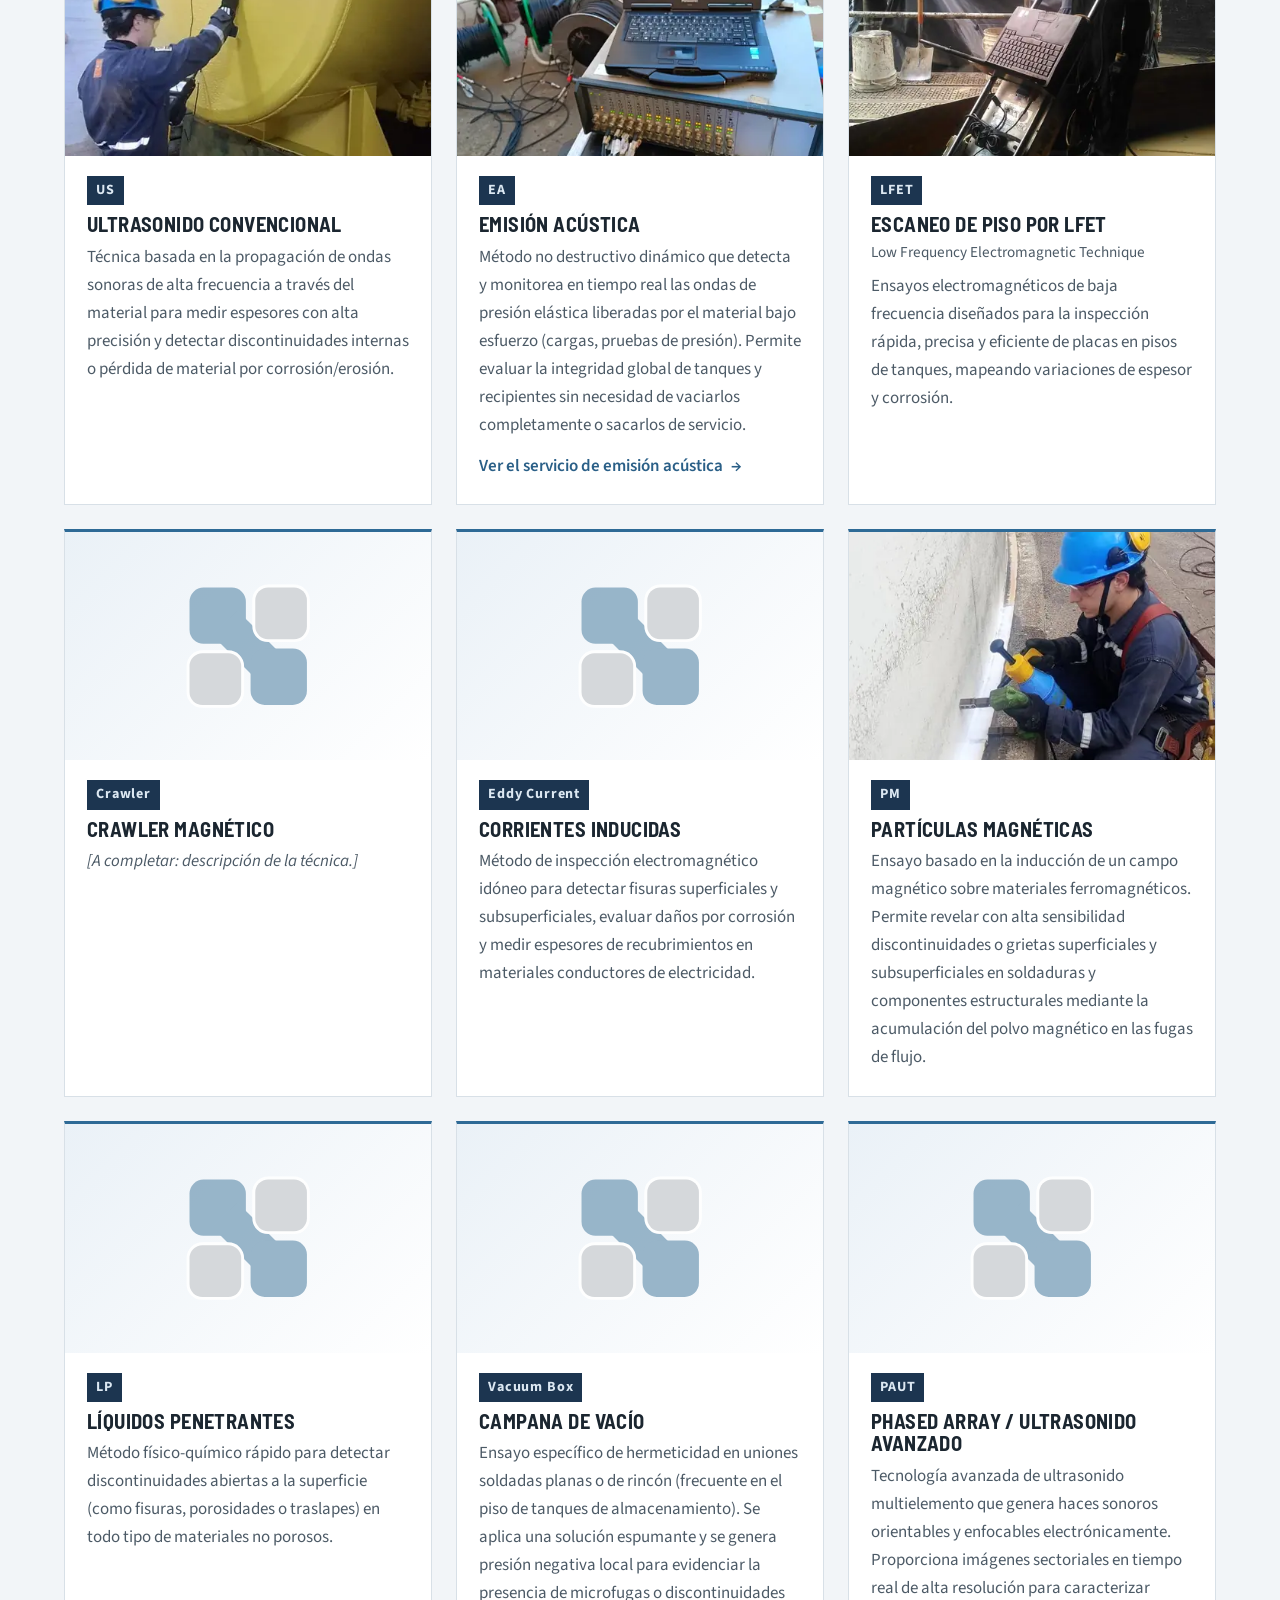
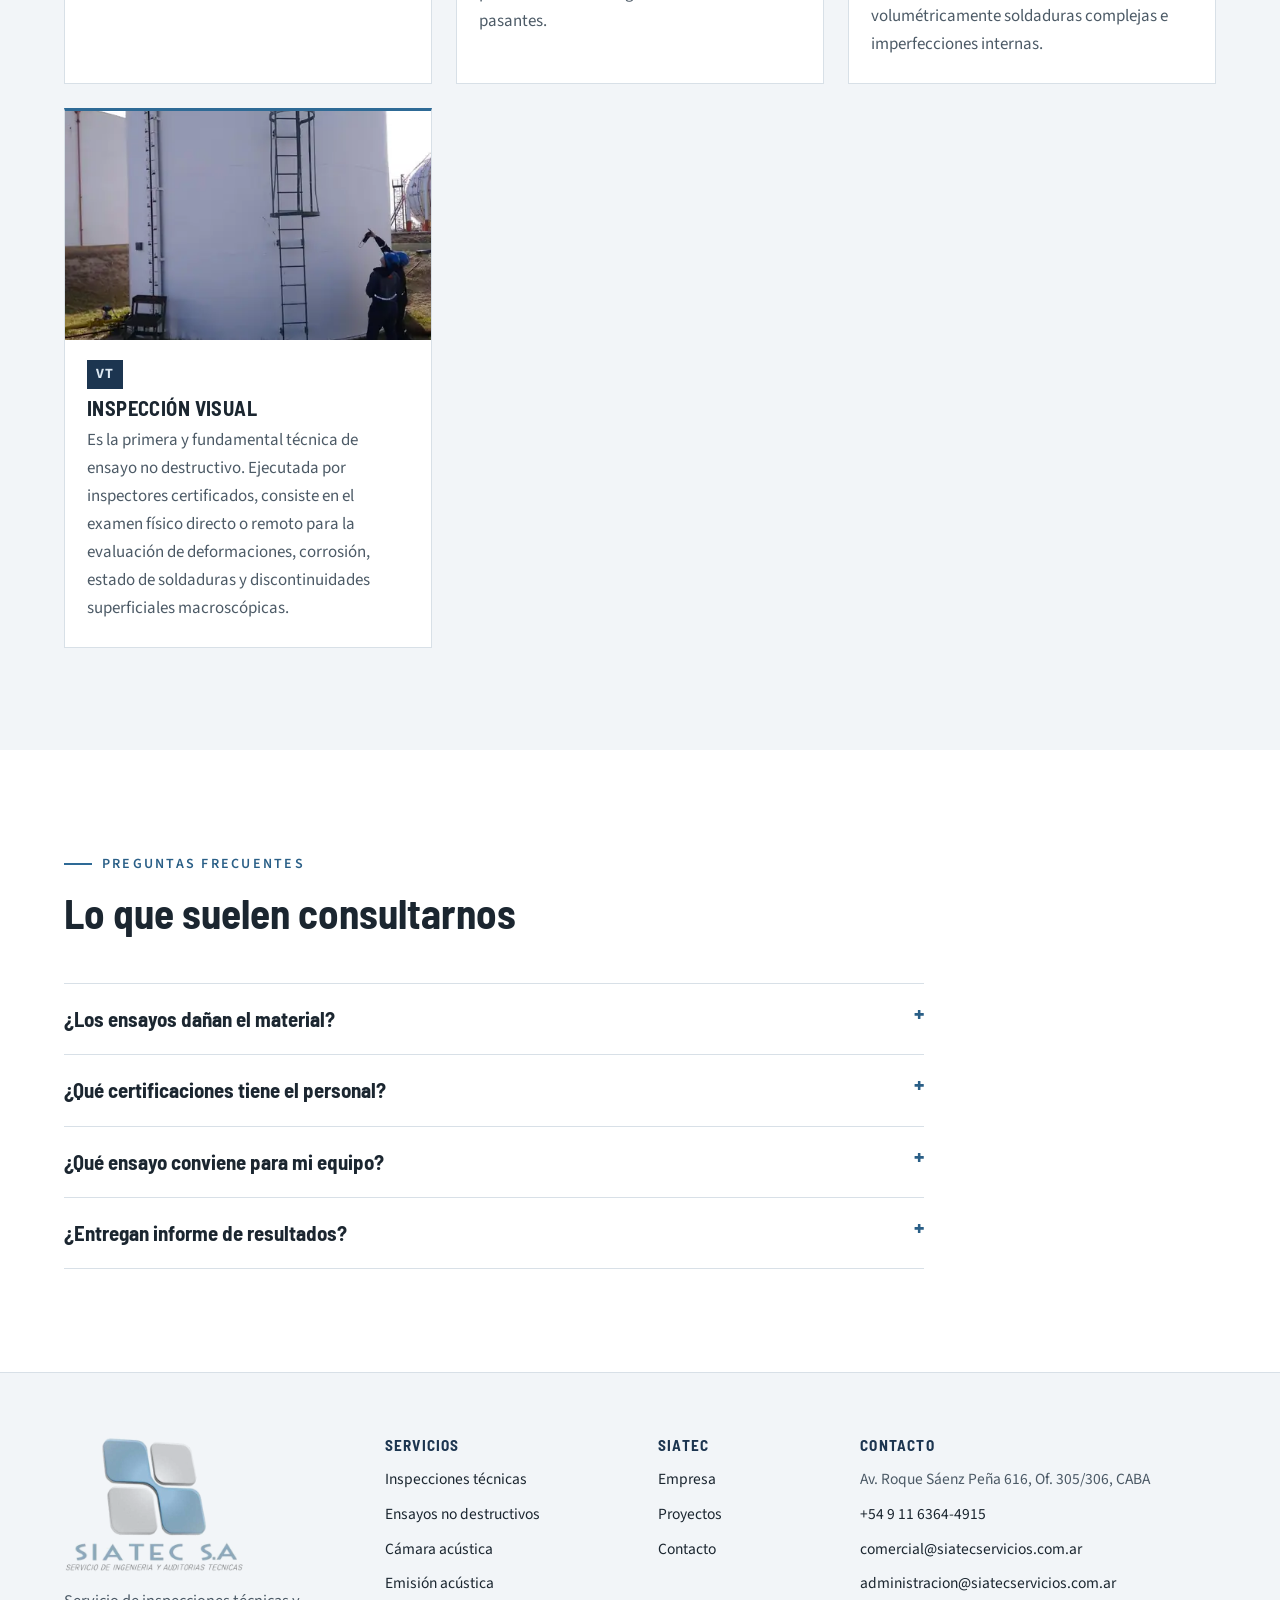
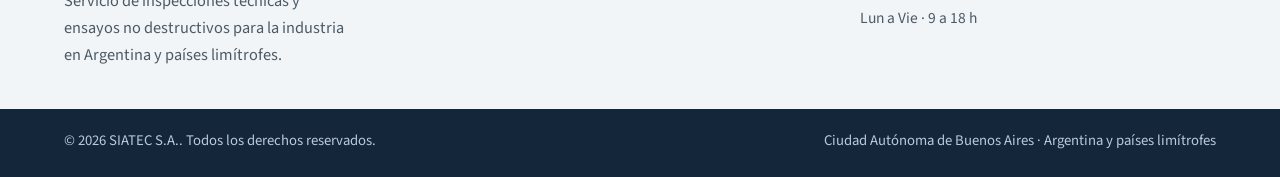
<file: ensayos-no-destructivos.html>
<!doctype html>
<html lang="es-AR">
<head>
<meta charset="utf-8">
<meta name="viewport" content="width=device-width, initial-scale=1">
<title>Ensayos no destructivos: US, EA, LFET, PM y más | SIATEC</title>
<meta name="description" content="Ultrasonido, emisión acústica, LFET, corrientes inducidas, partículas magnéticas, líquidos penetrantes, campana de vacío, phased array e inspección visual.">
<!-- DEMO: evita que la copia de GitHub Pages se indexe. QUITAR esta línea al publicar en el dominio real. -->
<meta name="robots" content="noindex, nofollow">
<link rel="canonical" href="https://www.siatecservicios.com.ar/ensayos-no-destructivos.html">
<meta name="theme-color" content="#1C3550">
<link rel="icon" href="favicon.svg" type="image/svg+xml">
<link rel="apple-touch-icon" href="img/marca/apple-touch-icon.png">
<meta property="og:type" content="website">
<meta property="og:locale" content="es_AR">
<meta property="og:site_name" content="SIATEC">
<meta property="og:title" content="Ensayos no destructivos: US, EA, LFET, PM y más | SIATEC">
<meta property="og:description" content="Ultrasonido, emisión acústica, LFET, corrientes inducidas, partículas magnéticas, líquidos penetrantes, campana de vacío, phased array e inspección visual.">
<meta property="og:url" content="https://www.siatecservicios.com.ar/ensayos-no-destructivos.html">
<meta property="og:image" content="https://www.siatecservicios.com.ar/img/marca/og-siatec.jpg">
<meta property="og:image:width" content="1200">
<meta property="og:image:height" content="630">
<meta name="twitter:card" content="summary_large_image">
<link rel="preload" as="image" href="img/fotos/escaneo-piso-lfet-2-960.webp" imagesrcset="img/fotos/escaneo-piso-lfet-2-480.webp 480w, img/fotos/escaneo-piso-lfet-2-960.webp 960w" imagesizes="100vw" fetchpriority="high">
<link rel="preconnect" href="https://fonts.googleapis.com">
<link rel="preconnect" href="https://fonts.gstatic.com" crossorigin>
<link rel="stylesheet" href="https://fonts.googleapis.com/css2?family=Barlow+Semi+Condensed:wght@500;600;700&amp;family=Source+Sans+3:wght@400;600&amp;display=swap">
<link rel="stylesheet" href="css/estilos.css">
<script>document.documentElement.classList.add('js');</script>
<script type="application/ld+json">
{
 "@context": "https://schema.org",
 "@graph": [
  {
   "@type": "BreadcrumbList",
   "itemListElement": [
    {
     "@type": "ListItem",
     "position": 1,
     "name": "Inicio",
     "item": "https://www.siatecservicios.com.ar/"
    },
    {
     "@type": "ListItem",
     "position": 2,
     "name": "Servicios",
     "item": "https://www.siatecservicios.com.ar/servicios.html"
    },
    {
     "@type": "ListItem",
     "position": 3,
     "name": "Ensayos no destructivos",
     "item": "https://www.siatecservicios.com.ar/ensayos-no-destructivos.html"
    }
   ]
  },
  {
   "@type": "Service",
   "@id": "https://www.siatecservicios.com.ar/ensayos-no-destructivos.html#servicio",
   "name": "Ensayos no destructivos",
   "serviceType": "Ensayos no destructivos",
   "description": "Ultrasonido, emisión acústica, LFET, corrientes inducidas, partículas magnéticas, líquidos penetrantes, campana de vacío, phased array e inspección visual.",
   "url": "https://www.siatecservicios.com.ar/ensayos-no-destructivos.html",
   "provider": {
    "@id": "https://www.siatecservicios.com.ar/#organizacion"
   },
   "areaServed": [
    {
     "@type": "Country",
     "name": "Argentina"
    },
    {
     "@type": "Country",
     "name": "Uruguay"
    },
    {
     "@type": "Country",
     "name": "Chile"
    },
    {
     "@type": "Country",
     "name": "Bolivia"
    },
    {
     "@type": "Country",
     "name": "Paraguay"
    },
    {
     "@type": "Country",
     "name": "Brasil"
    }
   ]
  },
  {
   "@type": "FAQPage",
   "mainEntity": [
    {
     "@type": "Question",
     "name": "¿Los ensayos dañan el material?",
     "acceptedAnswer": {
      "@type": "Answer",
      "text": "No. Son herramientas de diagnóstico para estudiar y evaluar materiales, equipos y soldaduras sin producir daños irreversibles."
     }
    },
    {
     "@type": "Question",
     "name": "¿Qué certificaciones tiene el personal?",
     "acceptedAnswer": {
      "@type": "Answer",
      "text": "NIVEL III en Ultrasonido, Líquidos Penetrantes y Partículas Magnéticas, y NIVEL III y NIVEL II en Emisión Acústica (ISO 9712). Además, inspectores con certificación API 653."
     }
    }
   ]
  }
 ]
}
</script>
</head>
<body>
<a class="skip-link" href="#contenido">Saltar al contenido</a>
<!-- ===== HEADER SIATEC (en PHP: includes/header.php) ===== -->
<div class="topbar">
<div class="container topbar-inner">
<span class="topbar-lema">Servicio de ingeniería y auditorías técnicas</span>
<span class="topbar-datos"><a href="tel:+5491163644915">+54 9 11 6364-4915</a><a class="hide-sm" href="mailto:comercial@siatecservicios.com.ar">comercial@siatecservicios.com.ar</a><span class="hide-sm">Lun a Vie · 9 a 18 h</span></span>
</div>
</div>
<header class="site-header">
<div class="container header-main">
<a class="brand" href="index.html"><img src="img/marca/logo-siatec-horizontal.webp" width="242" height="52" alt="SIATEC S.A., ir al inicio"></a>
<button class="nav-toggle" type="button" aria-expanded="false" aria-controls="menu-principal"><svg width="22" height="22" viewBox="0 0 24 24" fill="none" stroke="currentColor" stroke-width="2" stroke-linecap="round" aria-hidden="true"><path d="M4 7h16M4 12h16M4 17h16"></path></svg><span>Menú</span></button>
<nav id="menu-principal" class="main-nav" aria-label="Principal">
<ul class="nav-list">
<li><a class="nav-link" href="index.html">Inicio</a></li>
<li><a class="nav-link" href="empresa.html">Empresa</a></li>
<li class="has-sub"><a class="nav-link" href="servicios.html" aria-current="page">Servicios</a>
<ul class="sub-menu">
<li><a href="inspecciones-tecnicas.html">Inspecciones técnicas</a></li>
<li><a href="ensayos-no-destructivos.html">Ensayos no destructivos</a></li>
<li><a href="camara-acustica.html">Cámara acústica</a></li>
<li><a href="emision-acustica.html">Emisión acústica</a></li>
</ul>
</li>
<li><a class="nav-link" href="proyectos.html">Proyectos</a></li>
<li class="nav-cta-item"><a class="btn btn--primary nav-cta" href="contacto.html">Contacto</a></li>
</ul>
</nav>
</div>
</header>
<!-- ===== /HEADER ===== -->
<main id="contenido">
<section class="page-hero ">
<div class="page-hero__bg"><img src="img/fotos/escaneo-piso-lfet-2-960.webp" srcset="img/fotos/escaneo-piso-lfet-2-480.webp 480w, img/fotos/escaneo-piso-lfet-2-960.webp 960w" sizes="100vw" width="960" height="468" alt="" fetchpriority="high"></div>
<div class="container">
<div class="page-hero__copy">
<nav class="breadcrumbs" aria-label="Ruta de navegación"><ol>
<li><a href="index.html">Inicio</a></li><li aria-hidden="true">/</li>
<li><a href="servicios.html">Servicios</a></li><li aria-hidden="true">/</li>
<li><span aria-current="page">Ensayos no destructivos</span></li>
</ol></nav>
<span class="eyebrow">Ensayos no destructivos</span>
<h1>Ensayos no destructivos (END)</h1>
<p class="lead">Herramientas de diagnóstico para estudiar y evaluar materiales, equipos y soldaduras sin producir daños irreversibles, detectar discontinuidades y actuar sobre ellas.</p>
<ul class="checklist">
<li>Personal NIVEL III en US, LP y PM (ISO 9712)</li>
<li>Personal NIVEL III y NIVEL II en EA (ISO 9712)</li>
<li>Ensayos convencionales y avanzados: PAUT, LFET y crawler magnético</li>
</ul>
<div class="btn-row">
<a class="btn btn--primary" href="contacto.html?servicio=end">Solicitar ensayo</a>
<a class="btn btn--outline" href="#tecnicas">Ver las técnicas</a>
</div>
</div>
</div>
</section>
<section class="section" id="proceso" aria-labelledby="proceso-titulo">
<div class="container">
<div class="section-head"><div><span class="eyebrow">Proceso</span><h2 id="proceso-titulo">¿Cómo trabajamos?</h2></div></div>
<ol class="steps">
<li><h3 class="pending">[A completar]</h3><p class="pending">[Descripción de la etapa]</p></li>
<li><h3 class="pending">[A completar]</h3><p class="pending">[Descripción de la etapa]</p></li>
<li><h3 class="pending">[A completar]</h3><p class="pending">[Descripción de la etapa]</p></li>
<li><h3 class="pending">[A completar]</h3><p class="pending">[Descripción de la etapa]</p></li>
</ol>
</div>
</section>
<section class="section section--alt" id="tecnicas" aria-labelledby="tecnicas-titulo">
<div class="container">
<div class="section-head"><div><span class="eyebrow">Técnicas</span><h2 id="tecnicas-titulo">¿Qué ensayos realizamos?</h2><p>Prevención para asegurar la calidad, la seguridad y el mantenimiento de sus activos.</p></div></div>
<div class="grid grid--3">
<article class="tech" id="ultrasonido">
<div class="tech__img"><img src="img/fotos/ultrasonido-tanque-horizontal-480.webp" srcset="img/fotos/ultrasonido-tanque-horizontal-480.webp 480w" sizes="(max-width: 700px) 100vw, (max-width: 1100px) 50vw, 380px" width="480" height="1043" alt="Ultrasonido para medir espesores en un tanque horizontal" loading="lazy" decoding="async"></div>
<div class="tech__body">
<span class="tech__code">US</span>
<h3>Ultrasonido Convencional</h3>
<p>Técnica basada en la propagación de ondas sonoras de alta frecuencia a través del material para medir espesores con alta precisión y detectar discontinuidades internas o pérdida de material por corrosión/erosión.</p>
</div>
</article>
<article class="tech" id="emision-acustica">
<div class="tech__img"><img src="img/fotos/emision-acustica-tanque-aereo-2-960.webp" srcset="img/fotos/emision-acustica-tanque-aereo-2-480.webp 480w, img/fotos/emision-acustica-tanque-aereo-2-960.webp 960w" sizes="(max-width: 700px) 100vw, (max-width: 1100px) 50vw, 380px" width="960" height="1280" alt="Adquisición de datos de emisión acústica durante la inspección de un tanque aéreo" loading="lazy" decoding="async"></div>
<div class="tech__body">
<span class="tech__code">EA</span>
<h3>Emisión Acústica</h3>
<p>Método no destructivo dinámico que detecta y monitorea en tiempo real las ondas de presión elástica liberadas por el material bajo esfuerzo (cargas, pruebas de presión). Permite evaluar la integridad global de tanques y recipientes sin necesidad de vaciarlos completamente o sacarlos de servicio.</p>
<a class="link-arrow" href="emision-acustica.html">Ver el servicio de emisión acústica</a>
</div>
</article>
<article class="tech" id="lfet">
<div class="tech__img"><img src="img/fotos/escaneo-piso-lfet-960.webp" srcset="img/fotos/escaneo-piso-lfet-480.webp 480w, img/fotos/escaneo-piso-lfet-960.webp 960w" sizes="(max-width: 700px) 100vw, (max-width: 1100px) 50vw, 380px" width="960" height="1280" alt="Escaneo LFET del piso de un tanque de almacenamiento" loading="lazy" decoding="async"></div>
<div class="tech__body">
<span class="tech__code">LFET</span>
<h3>Escaneo de piso por LFET</h3>
<span class="tech__sub">Low Frequency Electromagnetic Technique</span>
<p>Ensayos electromagnéticos de baja frecuencia diseñados para la inspección rápida, precisa y eficiente de placas en pisos de tanques, mapeando variaciones de espesor y corrosión.</p>
</div>
</article>
<article class="tech" id="crawler-magnetico">
<div class="tech__img tech__img--empty"><svg class="" viewBox="-3 -3 106 106" aria-hidden="true" focusable="false"><path fill="#8EAEC4" d="M12,0H36A12,12 0 0 1 48,12V36A12,12 0 0 1 36,48H12A12,12 0 0 1 0,36V12A12,12 0 0 1 12,0Z"/><path fill="#8EAEC4" d="M19.393398282201787,40.60660171779821 L40.60660171779821,19.393398282201787 L80.60660171779821,59.39339828220179 L59.39339828220179,80.60660171779821 Z"/><path fill="#8EAEC4" d="M64,52H88A12,12 0 0 1 100,64V88A12,12 0 0 1 88,100H64A12,12 0 0 1 52,88V64A12,12 0 0 1 64,52Z"/><path fill="#D2D5D8" stroke="#fff" stroke-width="5" paint-order="stroke" d="M67,0H89A11,11 0 0 1 100,11V33A11,11 0 0 1 89,44H67A11,11 0 0 1 56,33V11A11,11 0 0 1 67,0Z"/><path fill="#D2D5D8" stroke="#fff" stroke-width="5" paint-order="stroke" d="M11,56H33A11,11 0 0 1 44,67V89A11,11 0 0 1 33,100H11A11,11 0 0 1 0,89V67A11,11 0 0 1 11,56Z"/></svg></div>
<div class="tech__body">
<span class="tech__code">Crawler</span>
<h3>Crawler Magnético</h3>
<p class="pending">[A completar: descripción de la técnica.]</p>
</div>
</article>
<article class="tech" id="corrientes-inducidas">
<div class="tech__img tech__img--empty"><svg class="" viewBox="-3 -3 106 106" aria-hidden="true" focusable="false"><path fill="#8EAEC4" d="M12,0H36A12,12 0 0 1 48,12V36A12,12 0 0 1 36,48H12A12,12 0 0 1 0,36V12A12,12 0 0 1 12,0Z"/><path fill="#8EAEC4" d="M19.393398282201787,40.60660171779821 L40.60660171779821,19.393398282201787 L80.60660171779821,59.39339828220179 L59.39339828220179,80.60660171779821 Z"/><path fill="#8EAEC4" d="M64,52H88A12,12 0 0 1 100,64V88A12,12 0 0 1 88,100H64A12,12 0 0 1 52,88V64A12,12 0 0 1 64,52Z"/><path fill="#D2D5D8" stroke="#fff" stroke-width="5" paint-order="stroke" d="M67,0H89A11,11 0 0 1 100,11V33A11,11 0 0 1 89,44H67A11,11 0 0 1 56,33V11A11,11 0 0 1 67,0Z"/><path fill="#D2D5D8" stroke="#fff" stroke-width="5" paint-order="stroke" d="M11,56H33A11,11 0 0 1 44,67V89A11,11 0 0 1 33,100H11A11,11 0 0 1 0,89V67A11,11 0 0 1 11,56Z"/></svg></div>
<div class="tech__body">
<span class="tech__code">Eddy Current</span>
<h3>Corrientes Inducidas</h3>
<p>Método de inspección electromagnético idóneo para detectar fisuras superficiales y subsuperficiales, evaluar daños por corrosión y medir espesores de recubrimientos en materiales conductores de electricidad.</p>
</div>
</article>
<article class="tech" id="particulas-magneticas">
<div class="tech__img"><img src="img/fotos/particulas-magneticas-tanque-api-480.webp" srcset="img/fotos/particulas-magneticas-tanque-api-480.webp 480w" sizes="(max-width: 700px) 100vw, (max-width: 1100px) 50vw, 380px" width="480" height="855" alt="Ensayo de partículas magnéticas sobre una zona crítica de un tanque" loading="lazy" decoding="async"></div>
<div class="tech__body">
<span class="tech__code">PM</span>
<h3>Partículas Magnéticas</h3>
<p>Ensayo basado en la inducción de un campo magnético sobre materiales ferromagnéticos. Permite revelar con alta sensibilidad discontinuidades o grietas superficiales y subsuperficiales en soldaduras y componentes estructurales mediante la acumulación del polvo magnético en las fugas de flujo.</p>
</div>
</article>
<article class="tech" id="liquidos-penetrantes">
<div class="tech__img tech__img--empty"><svg class="" viewBox="-3 -3 106 106" aria-hidden="true" focusable="false"><path fill="#8EAEC4" d="M12,0H36A12,12 0 0 1 48,12V36A12,12 0 0 1 36,48H12A12,12 0 0 1 0,36V12A12,12 0 0 1 12,0Z"/><path fill="#8EAEC4" d="M19.393398282201787,40.60660171779821 L40.60660171779821,19.393398282201787 L80.60660171779821,59.39339828220179 L59.39339828220179,80.60660171779821 Z"/><path fill="#8EAEC4" d="M64,52H88A12,12 0 0 1 100,64V88A12,12 0 0 1 88,100H64A12,12 0 0 1 52,88V64A12,12 0 0 1 64,52Z"/><path fill="#D2D5D8" stroke="#fff" stroke-width="5" paint-order="stroke" d="M67,0H89A11,11 0 0 1 100,11V33A11,11 0 0 1 89,44H67A11,11 0 0 1 56,33V11A11,11 0 0 1 67,0Z"/><path fill="#D2D5D8" stroke="#fff" stroke-width="5" paint-order="stroke" d="M11,56H33A11,11 0 0 1 44,67V89A11,11 0 0 1 33,100H11A11,11 0 0 1 0,89V67A11,11 0 0 1 11,56Z"/></svg></div>
<div class="tech__body">
<span class="tech__code">LP</span>
<h3>Líquidos Penetrantes</h3>
<p>Método físico-químico rápido para detectar discontinuidades abiertas a la superficie (como fisuras, porosidades o traslapes) en todo tipo de materiales no porosos.</p>
</div>
</article>
<article class="tech" id="campana-de-vacio">
<div class="tech__img tech__img--empty"><svg class="" viewBox="-3 -3 106 106" aria-hidden="true" focusable="false"><path fill="#8EAEC4" d="M12,0H36A12,12 0 0 1 48,12V36A12,12 0 0 1 36,48H12A12,12 0 0 1 0,36V12A12,12 0 0 1 12,0Z"/><path fill="#8EAEC4" d="M19.393398282201787,40.60660171779821 L40.60660171779821,19.393398282201787 L80.60660171779821,59.39339828220179 L59.39339828220179,80.60660171779821 Z"/><path fill="#8EAEC4" d="M64,52H88A12,12 0 0 1 100,64V88A12,12 0 0 1 88,100H64A12,12 0 0 1 52,88V64A12,12 0 0 1 64,52Z"/><path fill="#D2D5D8" stroke="#fff" stroke-width="5" paint-order="stroke" d="M67,0H89A11,11 0 0 1 100,11V33A11,11 0 0 1 89,44H67A11,11 0 0 1 56,33V11A11,11 0 0 1 67,0Z"/><path fill="#D2D5D8" stroke="#fff" stroke-width="5" paint-order="stroke" d="M11,56H33A11,11 0 0 1 44,67V89A11,11 0 0 1 33,100H11A11,11 0 0 1 0,89V67A11,11 0 0 1 11,56Z"/></svg></div>
<div class="tech__body">
<span class="tech__code">Vacuum Box</span>
<h3>Campana de Vacío</h3>
<p>Ensayo específico de hermeticidad en uniones soldadas planas o de rincón (frecuente en el piso de tanques de almacenamiento). Se aplica una solución espumante y se genera presión negativa local para evidenciar la presencia de microfugas o discontinuidades pasantes.</p>
</div>
</article>
<article class="tech" id="phased-array">
<div class="tech__img tech__img--empty"><svg class="" viewBox="-3 -3 106 106" aria-hidden="true" focusable="false"><path fill="#8EAEC4" d="M12,0H36A12,12 0 0 1 48,12V36A12,12 0 0 1 36,48H12A12,12 0 0 1 0,36V12A12,12 0 0 1 12,0Z"/><path fill="#8EAEC4" d="M19.393398282201787,40.60660171779821 L40.60660171779821,19.393398282201787 L80.60660171779821,59.39339828220179 L59.39339828220179,80.60660171779821 Z"/><path fill="#8EAEC4" d="M64,52H88A12,12 0 0 1 100,64V88A12,12 0 0 1 88,100H64A12,12 0 0 1 52,88V64A12,12 0 0 1 64,52Z"/><path fill="#D2D5D8" stroke="#fff" stroke-width="5" paint-order="stroke" d="M67,0H89A11,11 0 0 1 100,11V33A11,11 0 0 1 89,44H67A11,11 0 0 1 56,33V11A11,11 0 0 1 67,0Z"/><path fill="#D2D5D8" stroke="#fff" stroke-width="5" paint-order="stroke" d="M11,56H33A11,11 0 0 1 44,67V89A11,11 0 0 1 33,100H11A11,11 0 0 1 0,89V67A11,11 0 0 1 11,56Z"/></svg></div>
<div class="tech__body">
<span class="tech__code">PAUT</span>
<h3>Phased Array / Ultrasonido Avanzado</h3>
<p>Tecnología avanzada de ultrasonido multielemento que genera haces sonoros orientables y enfocables electrónicamente. Proporciona imágenes sectoriales en tiempo real de alta resolución para caracterizar volumétricamente soldaduras complejas e imperfecciones internas.</p>
</div>
</article>
<article class="tech" id="inspeccion-visual">
<div class="tech__img"><img src="img/fotos/inspeccion-visual-tanque-api-960.webp" srcset="img/fotos/inspeccion-visual-tanque-api-480.webp 480w, img/fotos/inspeccion-visual-tanque-api-960.webp 960w" sizes="(max-width: 700px) 100vw, (max-width: 1100px) 50vw, 380px" width="960" height="1280" alt="Inspección visual de un tanque de almacenamiento API" loading="lazy" decoding="async"></div>
<div class="tech__body">
<span class="tech__code">VT</span>
<h3>Inspección Visual</h3>
<p>Es la primera y fundamental técnica de ensayo no destructivo. Ejecutada por inspectores certificados, consiste en el examen físico directo o remoto para la evaluación de deformaciones, corrosión, estado de soldaduras y discontinuidades superficiales macroscópicas.</p>
</div>
</article>
</div>
</div>
</section>
<section class="section" aria-labelledby="faq-titulo">
<div class="container">
<div class="section-head"><div><span class="eyebrow">Preguntas frecuentes</span><h2 id="faq-titulo">Lo que suelen consultarnos</h2></div></div>
<div class="faq">
<details><summary>¿Los ensayos dañan el material?</summary><p>No. Son herramientas de diagnóstico para estudiar y evaluar materiales, equipos y soldaduras sin producir daños irreversibles.</p></details>
<details><summary>¿Qué certificaciones tiene el personal?</summary><p>NIVEL III en Ultrasonido, Líquidos Penetrantes y Partículas Magnéticas, y NIVEL III y NIVEL II en Emisión Acústica (ISO 9712). Además, inspectores con certificación API 653.</p></details>
<details><summary>¿Qué ensayo conviene para mi equipo?</summary><p class="pending">[A completar]</p></details>
<details><summary>¿Entregan informe de resultados?</summary><p class="pending">[A completar]</p></details>
</div>
</div>
</section>
</main>
<!-- ===== FOOTER SIATEC (en PHP: includes/footer.php) ===== -->
<footer class="site-footer site-footer--claro">
<div class="container footer-grid">
<div class="footer-brand">
<img src="img/marca/logo-siatec.png" width="180" height="135" alt="SIATEC S.A." loading="lazy">
<p>Servicio de inspecciones técnicas y ensayos no destructivos para la industria en Argentina y países limítrofes.</p>
</div>
<div class="footer-col">
<h2>Servicios</h2>
<ul>
<li><a href="inspecciones-tecnicas.html">Inspecciones técnicas</a></li>
<li><a href="ensayos-no-destructivos.html">Ensayos no destructivos</a></li>
<li><a href="camara-acustica.html">Cámara acústica</a></li>
<li><a href="emision-acustica.html">Emisión acústica</a></li>
</ul>
</div>
<div class="footer-col">
<h2>SIATEC</h2>
<ul>
<li><a href="empresa.html">Empresa</a></li>
<li><a href="proyectos.html">Proyectos</a></li>
<li><a href="contacto.html">Contacto</a></li>
</ul>
</div>
<div class="footer-col">
<h2>Contacto</h2>
<ul>
<li>Av. Roque Sáenz Peña 616, Of. 305/306, CABA</li>
<li><a href="tel:+5491163644915">+54 9 11 6364-4915</a></li>
<li><a href="mailto:comercial@siatecservicios.com.ar">comercial@siatecservicios.com.ar</a></li>
<li><a href="mailto:administracion@siatecservicios.com.ar">administracion@siatecservicios.com.ar</a></li>
<li>Lun a Vie · 9 a 18 h</li>
</ul>
</div>
</div>
<div class="footer-bottom-bar">
<div class="container footer-bottom">
<span>© 2026 SIATEC S.A.. Todos los derechos reservados.</span>
<span>Ciudad Autónoma de Buenos Aires · Argentina y países limítrofes</span>
</div>
</div>
</footer>
<!-- ===== /FOOTER ===== -->
<script src="js/main.js" defer></script>
</body>
</html>
</file>
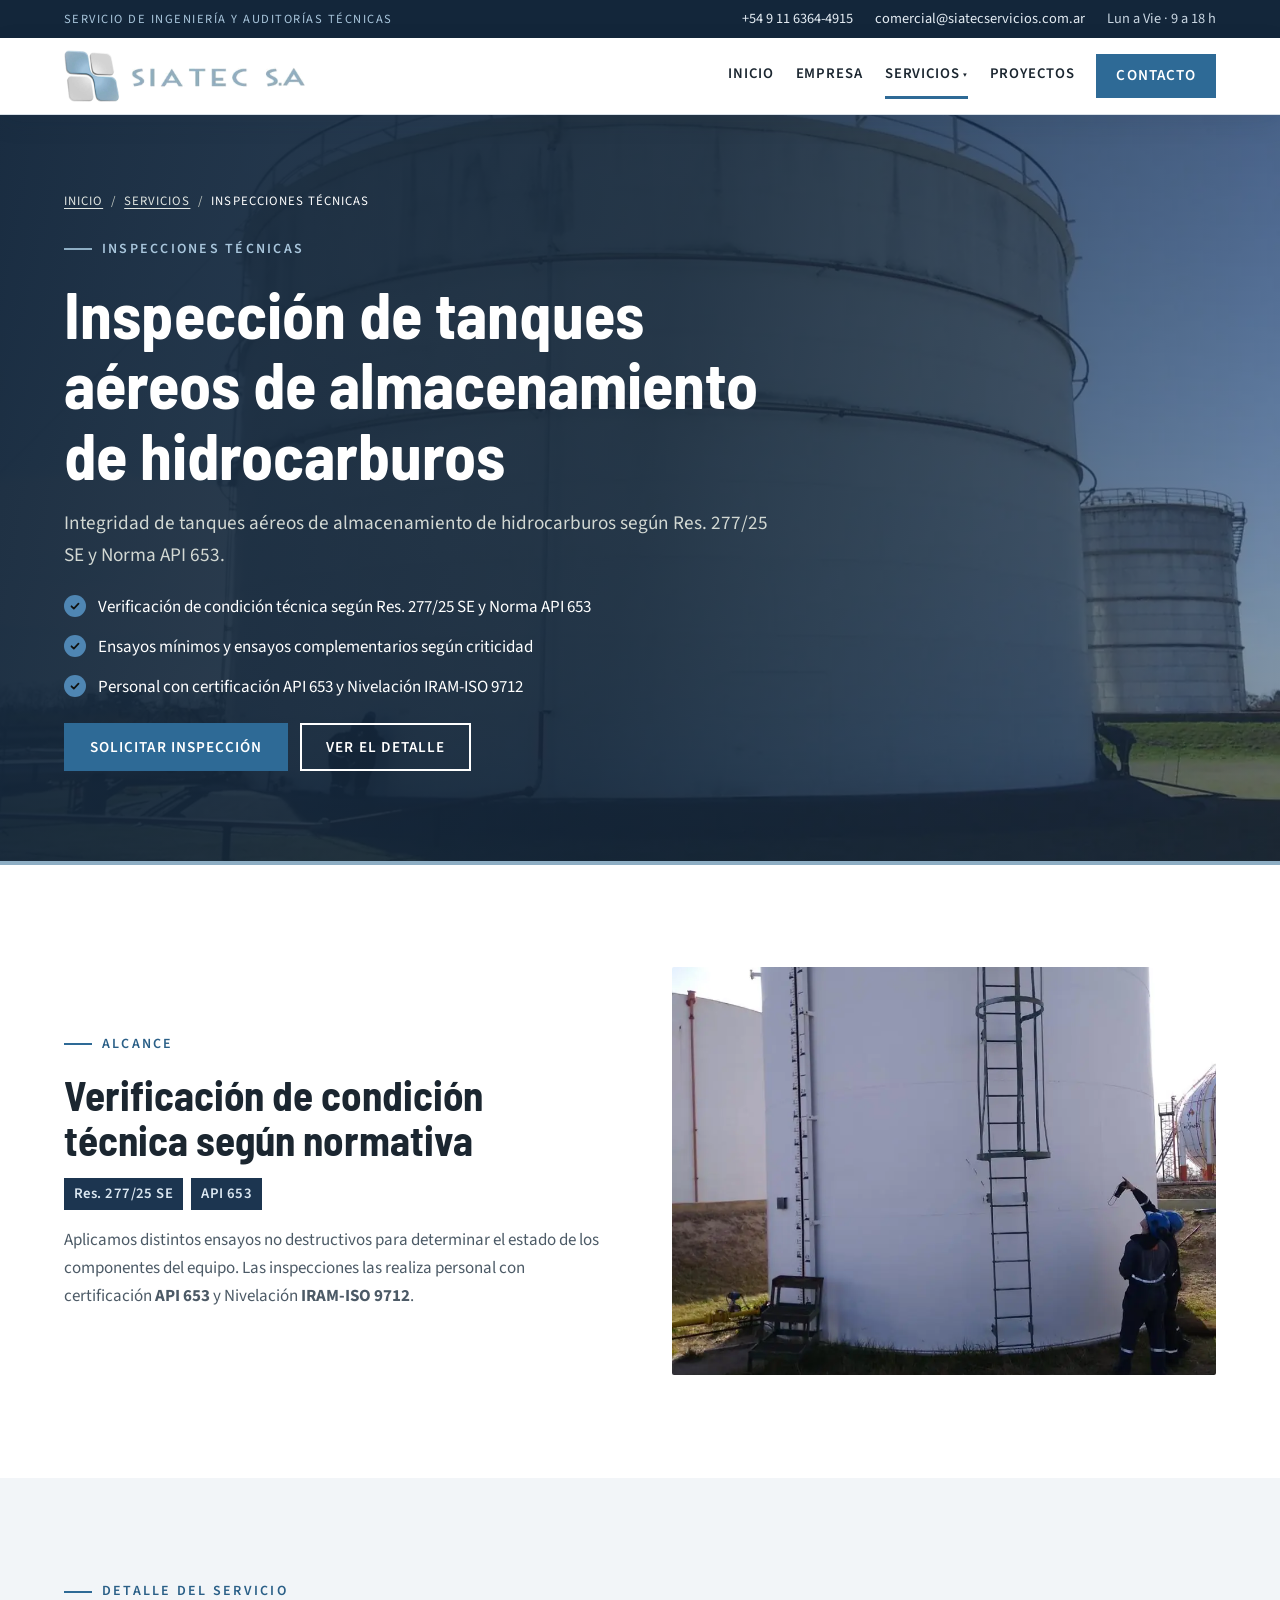
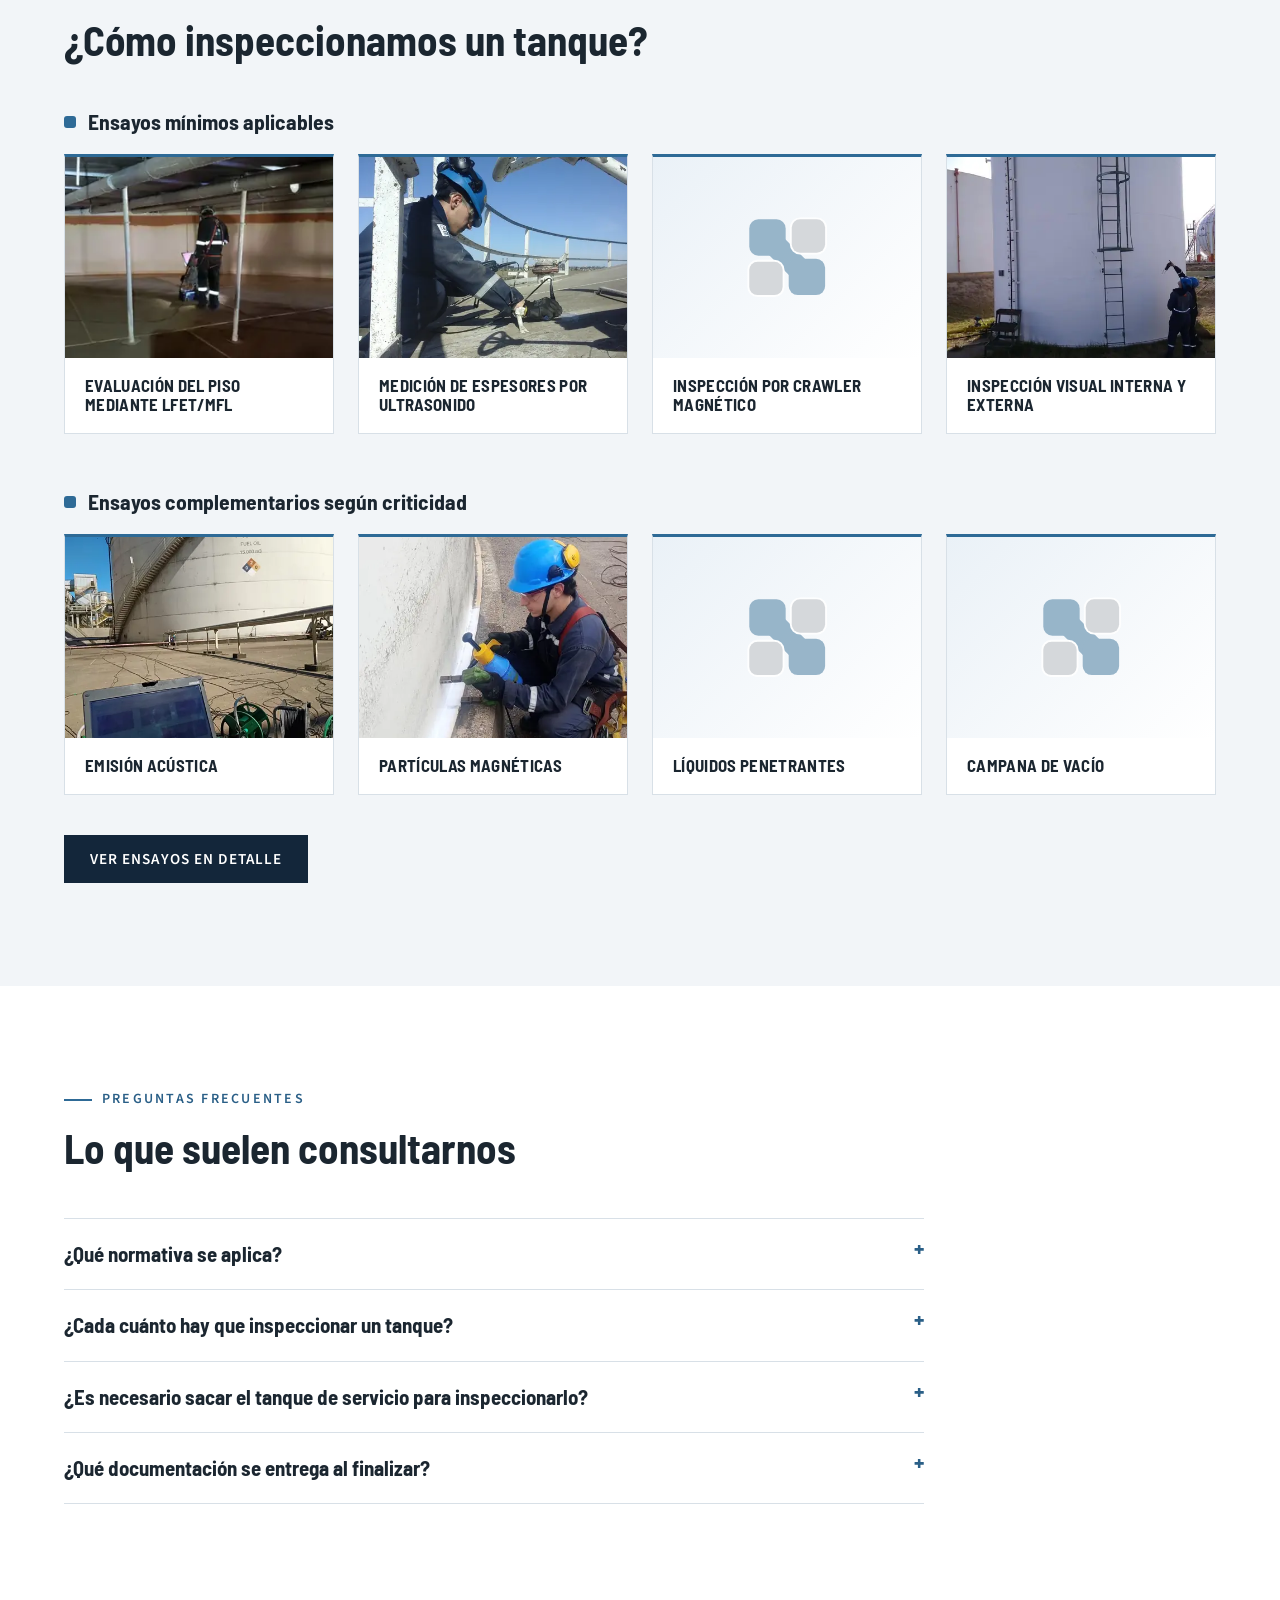
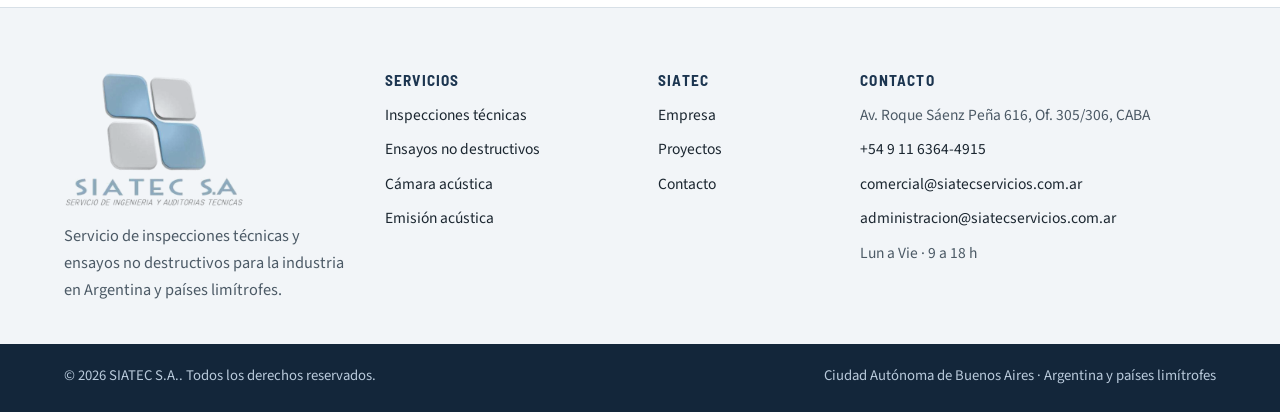
<file: inspecciones-tecnicas.html>
<!doctype html>
<html lang="es-AR">
<head>
<meta charset="utf-8">
<meta name="viewport" content="width=device-width, initial-scale=1">
<title>Inspección de tanques API 653 y Res. 277/25 | SIATEC</title>
<meta name="description" content="Inspección técnica de tanques aéreos de almacenamiento de hidrocarburos según Res. 277/25 y API 653, con ensayos no destructivos y personal certificado.">
<!-- DEMO: evita que la copia de GitHub Pages se indexe. QUITAR esta línea al publicar en el dominio real. -->
<meta name="robots" content="noindex, nofollow">
<link rel="canonical" href="https://www.siatecservicios.com.ar/inspecciones-tecnicas.html">
<meta name="theme-color" content="#1C3550">
<link rel="icon" href="favicon.svg" type="image/svg+xml">
<link rel="apple-touch-icon" href="img/marca/apple-touch-icon.png">
<meta property="og:type" content="website">
<meta property="og:locale" content="es_AR">
<meta property="og:site_name" content="SIATEC">
<meta property="og:title" content="Inspección de tanques API 653 y Res. 277/25 | SIATEC">
<meta property="og:description" content="Inspección técnica de tanques aéreos de almacenamiento de hidrocarburos según Res. 277/25 y API 653, con ensayos no destructivos y personal certificado.">
<meta property="og:url" content="https://www.siatecservicios.com.ar/inspecciones-tecnicas.html">
<meta property="og:image" content="https://www.siatecservicios.com.ar/img/marca/og-siatec.jpg">
<meta property="og:image:width" content="1200">
<meta property="og:image:height" content="630">
<meta name="twitter:card" content="summary_large_image">
<link rel="preload" as="image" href="img/fotos/inspeccion-tanque-aereo-960.webp" imagesrcset="img/fotos/inspeccion-tanque-aereo-480.webp 480w, img/fotos/inspeccion-tanque-aereo-960.webp 960w, img/fotos/inspeccion-tanque-aereo-1600.webp 1600w" imagesizes="100vw" fetchpriority="high">
<link rel="preconnect" href="https://fonts.googleapis.com">
<link rel="preconnect" href="https://fonts.gstatic.com" crossorigin>
<link rel="stylesheet" href="https://fonts.googleapis.com/css2?family=Barlow+Semi+Condensed:wght@500;600;700&amp;family=Source+Sans+3:wght@400;600&amp;display=swap">
<link rel="stylesheet" href="css/estilos.css">
<script>document.documentElement.classList.add('js');</script>
<script type="application/ld+json">
{
 "@context": "https://schema.org",
 "@graph": [
  {
   "@type": "BreadcrumbList",
   "itemListElement": [
    {
     "@type": "ListItem",
     "position": 1,
     "name": "Inicio",
     "item": "https://www.siatecservicios.com.ar/"
    },
    {
     "@type": "ListItem",
     "position": 2,
     "name": "Servicios",
     "item": "https://www.siatecservicios.com.ar/servicios.html"
    },
    {
     "@type": "ListItem",
     "position": 3,
     "name": "Inspecciones técnicas",
     "item": "https://www.siatecservicios.com.ar/inspecciones-tecnicas.html"
    }
   ]
  },
  {
   "@type": "Service",
   "@id": "https://www.siatecservicios.com.ar/inspecciones-tecnicas.html#servicio",
   "name": "Inspecciones técnicas",
   "serviceType": "Inspecciones técnicas",
   "description": "Inspección técnica de tanques aéreos de almacenamiento de hidrocarburos según Res. 277/25 y API 653, con ensayos no destructivos y personal certificado.",
   "url": "https://www.siatecservicios.com.ar/inspecciones-tecnicas.html",
   "provider": {
    "@id": "https://www.siatecservicios.com.ar/#organizacion"
   },
   "areaServed": [
    {
     "@type": "Country",
     "name": "Argentina"
    },
    {
     "@type": "Country",
     "name": "Uruguay"
    },
    {
     "@type": "Country",
     "name": "Chile"
    },
    {
     "@type": "Country",
     "name": "Bolivia"
    },
    {
     "@type": "Country",
     "name": "Paraguay"
    },
    {
     "@type": "Country",
     "name": "Brasil"
    }
   ]
  },
  {
   "@type": "FAQPage",
   "mainEntity": [
    {
     "@type": "Question",
     "name": "¿Qué normativa se aplica?",
     "acceptedAnswer": {
      "@type": "Answer",
      "text": "La Res. 277/25 de la Secretaría de Energía y la Norma API 653."
     }
    }
   ]
  }
 ]
}
</script>
</head>
<body>
<a class="skip-link" href="#contenido">Saltar al contenido</a>
<!-- ===== HEADER SIATEC (en PHP: includes/header.php) ===== -->
<div class="topbar">
<div class="container topbar-inner">
<span class="topbar-lema">Servicio de ingeniería y auditorías técnicas</span>
<span class="topbar-datos"><a href="tel:+5491163644915">+54 9 11 6364-4915</a><a class="hide-sm" href="mailto:comercial@siatecservicios.com.ar">comercial@siatecservicios.com.ar</a><span class="hide-sm">Lun a Vie · 9 a 18 h</span></span>
</div>
</div>
<header class="site-header">
<div class="container header-main">
<a class="brand" href="index.html"><img src="img/marca/logo-siatec-horizontal.webp" width="242" height="52" alt="SIATEC S.A., ir al inicio"></a>
<button class="nav-toggle" type="button" aria-expanded="false" aria-controls="menu-principal"><svg width="22" height="22" viewBox="0 0 24 24" fill="none" stroke="currentColor" stroke-width="2" stroke-linecap="round" aria-hidden="true"><path d="M4 7h16M4 12h16M4 17h16"></path></svg><span>Menú</span></button>
<nav id="menu-principal" class="main-nav" aria-label="Principal">
<ul class="nav-list">
<li><a class="nav-link" href="index.html">Inicio</a></li>
<li><a class="nav-link" href="empresa.html">Empresa</a></li>
<li class="has-sub"><a class="nav-link" href="servicios.html" aria-current="page">Servicios</a>
<ul class="sub-menu">
<li><a href="inspecciones-tecnicas.html">Inspecciones técnicas</a></li>
<li><a href="ensayos-no-destructivos.html">Ensayos no destructivos</a></li>
<li><a href="camara-acustica.html">Cámara acústica</a></li>
<li><a href="emision-acustica.html">Emisión acústica</a></li>
</ul>
</li>
<li><a class="nav-link" href="proyectos.html">Proyectos</a></li>
<li class="nav-cta-item"><a class="btn btn--primary nav-cta" href="contacto.html">Contacto</a></li>
</ul>
</nav>
</div>
</header>
<!-- ===== /HEADER ===== -->
<main id="contenido">
<section class="page-hero ">
<div class="page-hero__bg"><img src="img/fotos/inspeccion-tanque-aereo-960.webp" srcset="img/fotos/inspeccion-tanque-aereo-480.webp 480w, img/fotos/inspeccion-tanque-aereo-960.webp 960w, img/fotos/inspeccion-tanque-aereo-1600.webp 1600w" sizes="100vw" width="1600" height="1200" alt="" fetchpriority="high"></div>
<div class="container">
<div class="page-hero__copy">
<nav class="breadcrumbs" aria-label="Ruta de navegación"><ol>
<li><a href="index.html">Inicio</a></li><li aria-hidden="true">/</li>
<li><a href="servicios.html">Servicios</a></li><li aria-hidden="true">/</li>
<li><span aria-current="page">Inspecciones técnicas</span></li>
</ol></nav>
<span class="eyebrow">Inspecciones técnicas</span>
<h1>Inspección de tanques aéreos de almacenamiento de hidrocarburos</h1>
<p class="lead">Integridad de tanques aéreos de almacenamiento de hidrocarburos según Res. 277/25 SE y Norma API 653.</p>
<ul class="checklist">
<li>Verificación de condición técnica según Res. 277/25 SE y Norma API 653</li>
<li>Ensayos mínimos y ensayos complementarios según criticidad</li>
<li>Personal con certificación API 653 y Nivelación IRAM-ISO 9712</li>
</ul>
<div class="btn-row">
<a class="btn btn--primary" href="contacto.html?servicio=inspecciones">Solicitar inspección</a>
<a class="btn btn--outline" href="#proceso">Ver el detalle</a>
</div>
</div>
</div>
</section>
<section class="section" aria-labelledby="alcance-titulo">
<div class="container split">
<div class="split__copy">
<span class="eyebrow">Alcance</span>
<h2 id="alcance-titulo">Verificación de condición técnica según normativa</h2>
<ul class="norma-row" aria-label="Normativa de referencia"><li class="norma">Res. 277/25 SE</li><li class="norma">API 653</li></ul>
<p>Aplicamos distintos ensayos no destructivos para determinar el estado de los componentes del equipo. Las inspecciones las realiza personal con certificación <strong>API 653</strong> y Nivelación <strong>IRAM-ISO 9712</strong>.</p>
</div>
<div class="split__media"><img src="img/fotos/inspeccion-visual-tanque-api-960.webp" srcset="img/fotos/inspeccion-visual-tanque-api-480.webp 480w, img/fotos/inspeccion-visual-tanque-api-960.webp 960w" sizes="(max-width: 940px) 100vw, 560px" width="960" height="1280" alt="Inspección visual de un tanque de almacenamiento API" loading="lazy" decoding="async"></div>
</div>
</section>
<section class="section section--alt" id="proceso" aria-labelledby="detalle-titulo">
<div class="container">
<div class="section-head">
<div><span class="eyebrow">Detalle del servicio</span><h2 id="detalle-titulo">¿Cómo inspeccionamos un tanque?</h2></div>
</div>
<h3 class="subhead">Ensayos mínimos aplicables</h3>
<div class="grid grid--4 grid--tests">
<a class="service-card service-card--test" href="ensayos-no-destructivos.html#lfet">
<div class="service-card__img"><img src="img/fotos/escaneo-piso-lfet-2-960.webp" srcset="img/fotos/escaneo-piso-lfet-2-480.webp 480w, img/fotos/escaneo-piso-lfet-2-960.webp 960w" sizes="(max-width: 700px) 100vw, (max-width: 1100px) 50vw, 280px" width="960" height="468" alt="" loading="lazy" decoding="async"></div>
<div class="service-card__body"><h4>Evaluación del piso mediante LFET/MFL</h4></div>
</a>
<a class="service-card service-card--test" href="ensayos-no-destructivos.html#ultrasonido">
<div class="service-card__img"><img src="img/fotos/espesores-ultrasonido-techo-tanque-960.webp" srcset="img/fotos/espesores-ultrasonido-techo-tanque-480.webp 480w, img/fotos/espesores-ultrasonido-techo-tanque-960.webp 960w" sizes="(max-width: 700px) 100vw, (max-width: 1100px) 50vw, 280px" width="960" height="1280" alt="" loading="lazy" decoding="async"></div>
<div class="service-card__body"><h4>Medición de espesores por Ultrasonido</h4></div>
</a>
<a class="service-card service-card--test" href="ensayos-no-destructivos.html#crawler-magnetico">
<div class="service-card__img service-card__img--empty"><svg class="" viewBox="-3 -3 106 106" aria-hidden="true" focusable="false"><path fill="#8EAEC4" d="M12,0H36A12,12 0 0 1 48,12V36A12,12 0 0 1 36,48H12A12,12 0 0 1 0,36V12A12,12 0 0 1 12,0Z"/><path fill="#8EAEC4" d="M19.393398282201787,40.60660171779821 L40.60660171779821,19.393398282201787 L80.60660171779821,59.39339828220179 L59.39339828220179,80.60660171779821 Z"/><path fill="#8EAEC4" d="M64,52H88A12,12 0 0 1 100,64V88A12,12 0 0 1 88,100H64A12,12 0 0 1 52,88V64A12,12 0 0 1 64,52Z"/><path fill="#D2D5D8" stroke="#fff" stroke-width="5" paint-order="stroke" d="M67,0H89A11,11 0 0 1 100,11V33A11,11 0 0 1 89,44H67A11,11 0 0 1 56,33V11A11,11 0 0 1 67,0Z"/><path fill="#D2D5D8" stroke="#fff" stroke-width="5" paint-order="stroke" d="M11,56H33A11,11 0 0 1 44,67V89A11,11 0 0 1 33,100H11A11,11 0 0 1 0,89V67A11,11 0 0 1 11,56Z"/></svg></div>
<div class="service-card__body"><h4>Inspección por Crawler Magnético</h4></div>
</a>
<a class="service-card service-card--test" href="ensayos-no-destructivos.html#inspeccion-visual">
<div class="service-card__img"><img src="img/fotos/inspeccion-visual-tanque-api-960.webp" srcset="img/fotos/inspeccion-visual-tanque-api-480.webp 480w, img/fotos/inspeccion-visual-tanque-api-960.webp 960w" sizes="(max-width: 700px) 100vw, (max-width: 1100px) 50vw, 280px" width="960" height="1280" alt="" loading="lazy" decoding="async"></div>
<div class="service-card__body"><h4>Inspección visual interna y externa</h4></div>
</a>
</div>
<h3 class="subhead">Ensayos complementarios según criticidad</h3>
<div class="grid grid--4 grid--tests">
<a class="service-card service-card--test" href="ensayos-no-destructivos.html#emision-acustica">
<div class="service-card__img"><img src="img/fotos/emision-acustica-tanque-aereo-1-960.webp" srcset="img/fotos/emision-acustica-tanque-aereo-1-480.webp 480w, img/fotos/emision-acustica-tanque-aereo-1-960.webp 960w" sizes="(max-width: 700px) 100vw, (max-width: 1100px) 50vw, 280px" width="960" height="1280" alt="" loading="lazy" decoding="async"></div>
<div class="service-card__body"><h4>Emisión Acústica</h4></div>
</a>
<a class="service-card service-card--test" href="ensayos-no-destructivos.html#particulas-magneticas">
<div class="service-card__img"><img src="img/fotos/particulas-magneticas-tanque-api-480.webp" srcset="img/fotos/particulas-magneticas-tanque-api-480.webp 480w" sizes="(max-width: 700px) 100vw, (max-width: 1100px) 50vw, 280px" width="480" height="855" alt="" loading="lazy" decoding="async"></div>
<div class="service-card__body"><h4>Partículas Magnéticas</h4></div>
</a>
<a class="service-card service-card--test" href="ensayos-no-destructivos.html#liquidos-penetrantes">
<div class="service-card__img service-card__img--empty"><svg class="" viewBox="-3 -3 106 106" aria-hidden="true" focusable="false"><path fill="#8EAEC4" d="M12,0H36A12,12 0 0 1 48,12V36A12,12 0 0 1 36,48H12A12,12 0 0 1 0,36V12A12,12 0 0 1 12,0Z"/><path fill="#8EAEC4" d="M19.393398282201787,40.60660171779821 L40.60660171779821,19.393398282201787 L80.60660171779821,59.39339828220179 L59.39339828220179,80.60660171779821 Z"/><path fill="#8EAEC4" d="M64,52H88A12,12 0 0 1 100,64V88A12,12 0 0 1 88,100H64A12,12 0 0 1 52,88V64A12,12 0 0 1 64,52Z"/><path fill="#D2D5D8" stroke="#fff" stroke-width="5" paint-order="stroke" d="M67,0H89A11,11 0 0 1 100,11V33A11,11 0 0 1 89,44H67A11,11 0 0 1 56,33V11A11,11 0 0 1 67,0Z"/><path fill="#D2D5D8" stroke="#fff" stroke-width="5" paint-order="stroke" d="M11,56H33A11,11 0 0 1 44,67V89A11,11 0 0 1 33,100H11A11,11 0 0 1 0,89V67A11,11 0 0 1 11,56Z"/></svg></div>
<div class="service-card__body"><h4>Líquidos Penetrantes</h4></div>
</a>
<a class="service-card service-card--test" href="ensayos-no-destructivos.html#campana-de-vacio">
<div class="service-card__img service-card__img--empty"><svg class="" viewBox="-3 -3 106 106" aria-hidden="true" focusable="false"><path fill="#8EAEC4" d="M12,0H36A12,12 0 0 1 48,12V36A12,12 0 0 1 36,48H12A12,12 0 0 1 0,36V12A12,12 0 0 1 12,0Z"/><path fill="#8EAEC4" d="M19.393398282201787,40.60660171779821 L40.60660171779821,19.393398282201787 L80.60660171779821,59.39339828220179 L59.39339828220179,80.60660171779821 Z"/><path fill="#8EAEC4" d="M64,52H88A12,12 0 0 1 100,64V88A12,12 0 0 1 88,100H64A12,12 0 0 1 52,88V64A12,12 0 0 1 64,52Z"/><path fill="#D2D5D8" stroke="#fff" stroke-width="5" paint-order="stroke" d="M67,0H89A11,11 0 0 1 100,11V33A11,11 0 0 1 89,44H67A11,11 0 0 1 56,33V11A11,11 0 0 1 67,0Z"/><path fill="#D2D5D8" stroke="#fff" stroke-width="5" paint-order="stroke" d="M11,56H33A11,11 0 0 1 44,67V89A11,11 0 0 1 33,100H11A11,11 0 0 1 0,89V67A11,11 0 0 1 11,56Z"/></svg></div>
<div class="service-card__body"><h4>Campana de Vacío</h4></div>
</a>
</div>
<p class="section-foot"><a class="btn btn--dark" href="ensayos-no-destructivos.html">Ver ensayos en detalle</a></p>
</div>
</section>
<section class="section" aria-labelledby="faq-titulo">
<div class="container">
<div class="section-head"><div><span class="eyebrow">Preguntas frecuentes</span><h2 id="faq-titulo">Lo que suelen consultarnos</h2></div></div>
<div class="faq">
<details><summary>¿Qué normativa se aplica?</summary><p>La Res. 277/25 de la Secretaría de Energía y la Norma API 653.</p></details>
<details><summary>¿Cada cuánto hay que inspeccionar un tanque?</summary><p class="pending">[A completar]</p></details>
<details><summary>¿Es necesario sacar el tanque de servicio para inspeccionarlo?</summary><p class="pending">[A completar]</p></details>
<details><summary>¿Qué documentación se entrega al finalizar?</summary><p class="pending">[A completar]</p></details>
</div>
</div>
</section>
</main>
<!-- ===== FOOTER SIATEC (en PHP: includes/footer.php) ===== -->
<footer class="site-footer site-footer--claro">
<div class="container footer-grid">
<div class="footer-brand">
<img src="img/marca/logo-siatec.png" width="180" height="135" alt="SIATEC S.A." loading="lazy">
<p>Servicio de inspecciones técnicas y ensayos no destructivos para la industria en Argentina y países limítrofes.</p>
</div>
<div class="footer-col">
<h2>Servicios</h2>
<ul>
<li><a href="inspecciones-tecnicas.html">Inspecciones técnicas</a></li>
<li><a href="ensayos-no-destructivos.html">Ensayos no destructivos</a></li>
<li><a href="camara-acustica.html">Cámara acústica</a></li>
<li><a href="emision-acustica.html">Emisión acústica</a></li>
</ul>
</div>
<div class="footer-col">
<h2>SIATEC</h2>
<ul>
<li><a href="empresa.html">Empresa</a></li>
<li><a href="proyectos.html">Proyectos</a></li>
<li><a href="contacto.html">Contacto</a></li>
</ul>
</div>
<div class="footer-col">
<h2>Contacto</h2>
<ul>
<li>Av. Roque Sáenz Peña 616, Of. 305/306, CABA</li>
<li><a href="tel:+5491163644915">+54 9 11 6364-4915</a></li>
<li><a href="mailto:comercial@siatecservicios.com.ar">comercial@siatecservicios.com.ar</a></li>
<li><a href="mailto:administracion@siatecservicios.com.ar">administracion@siatecservicios.com.ar</a></li>
<li>Lun a Vie · 9 a 18 h</li>
</ul>
</div>
</div>
<div class="footer-bottom-bar">
<div class="container footer-bottom">
<span>© 2026 SIATEC S.A.. Todos los derechos reservados.</span>
<span>Ciudad Autónoma de Buenos Aires · Argentina y países limítrofes</span>
</div>
</div>
</footer>
<!-- ===== /FOOTER ===== -->
<script src="js/main.js" defer></script>
</body>
</html>
</file>
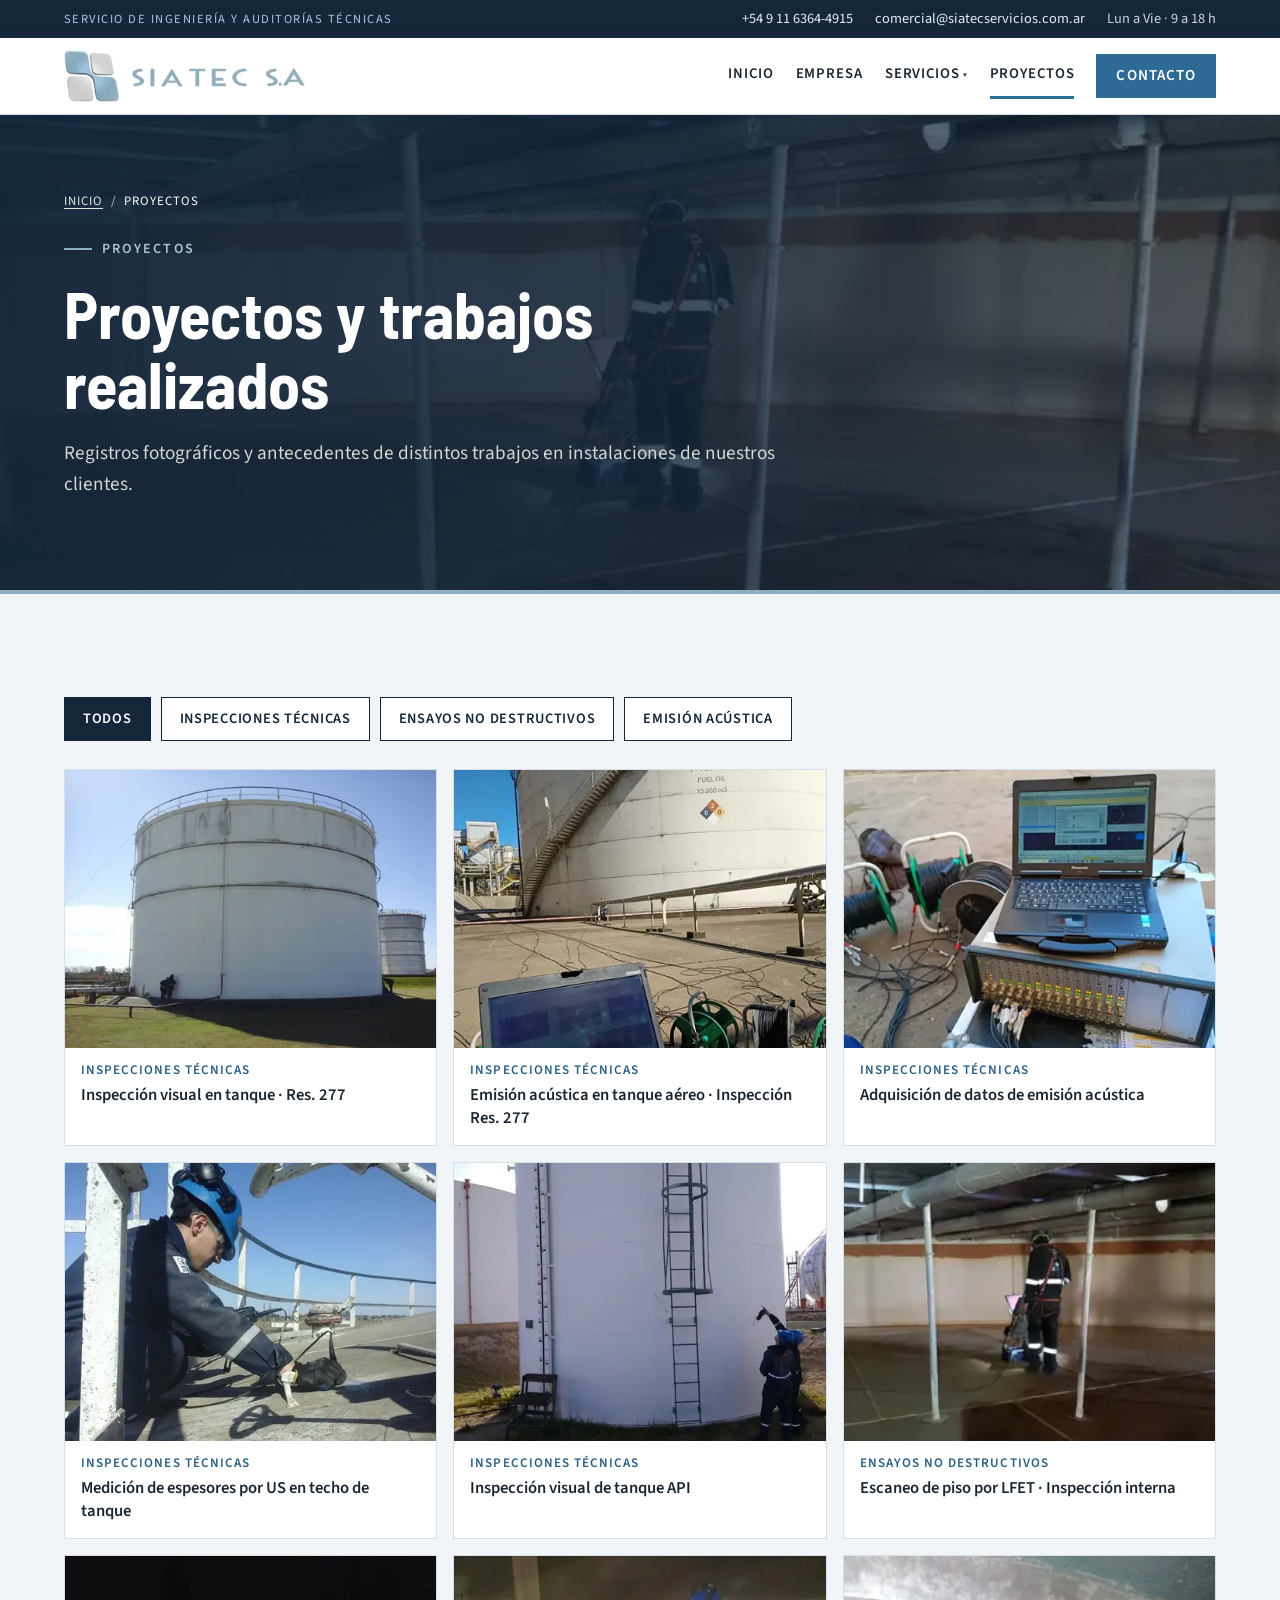
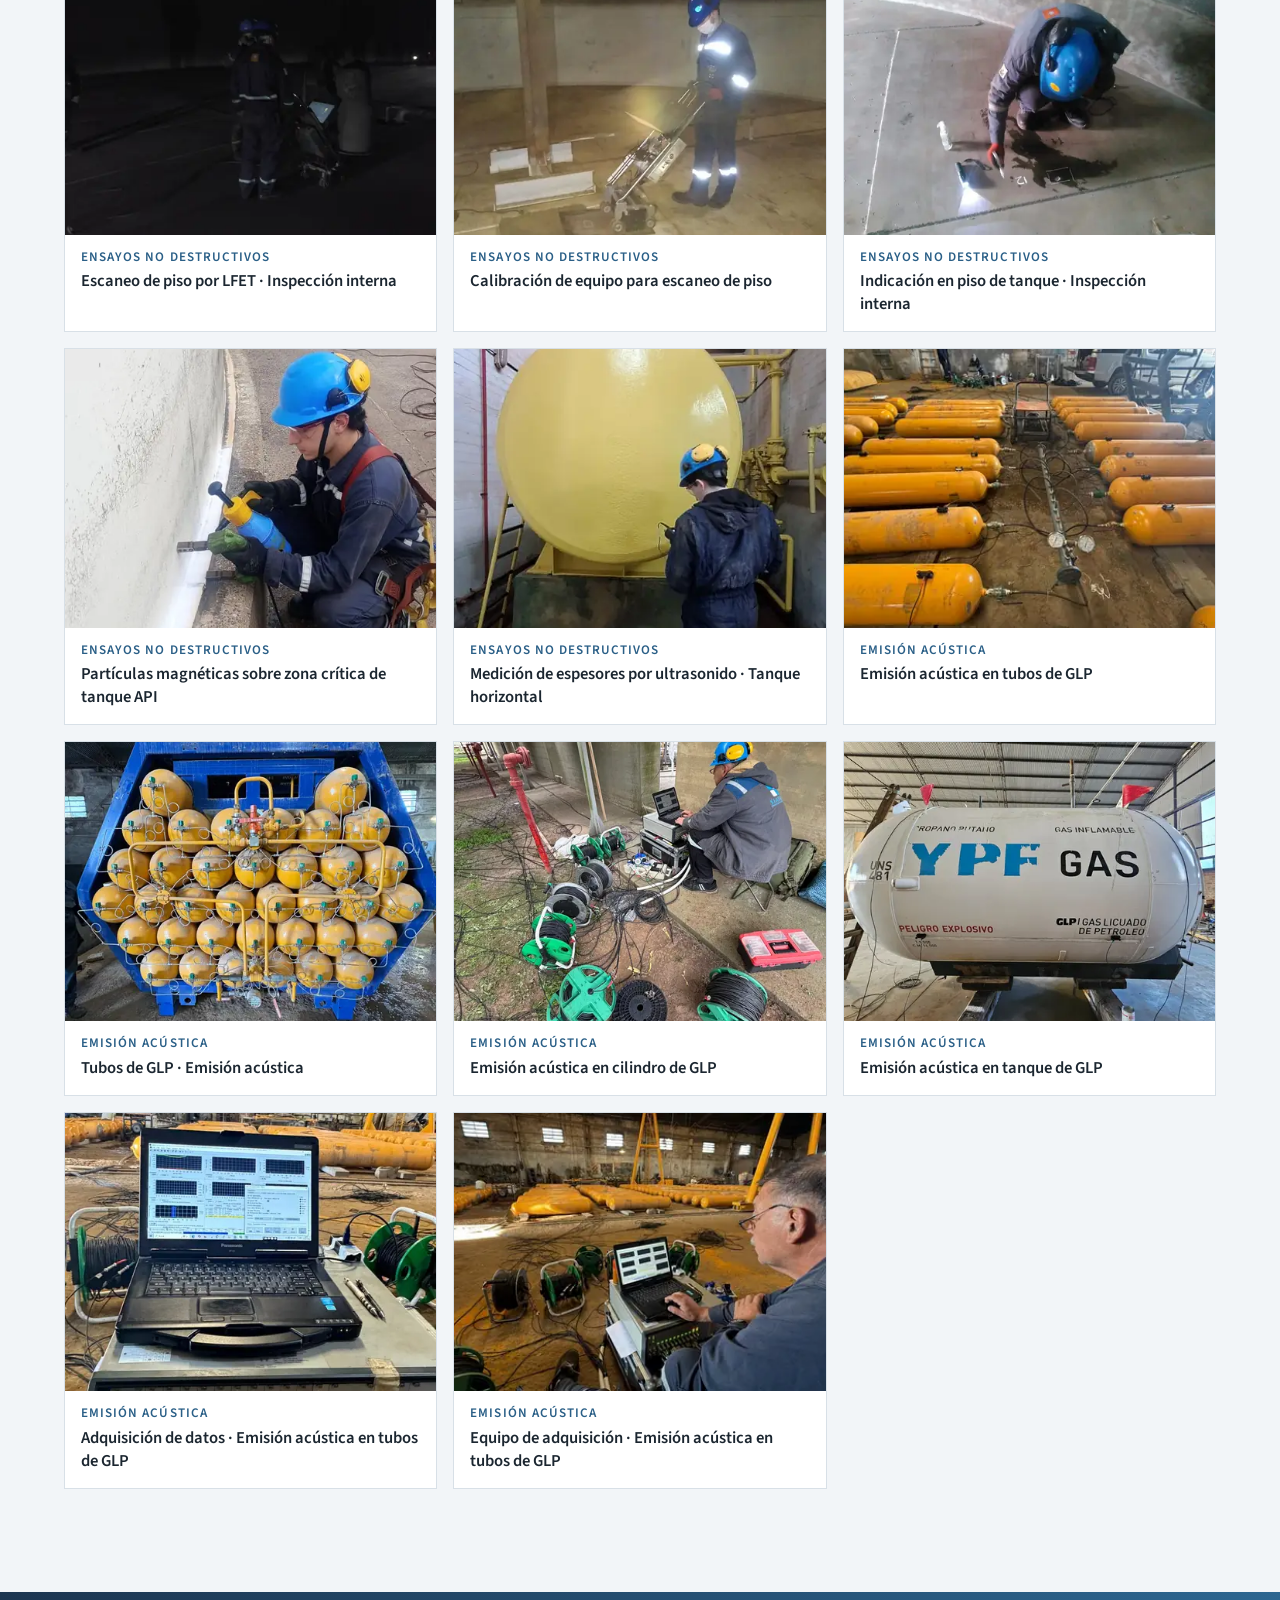
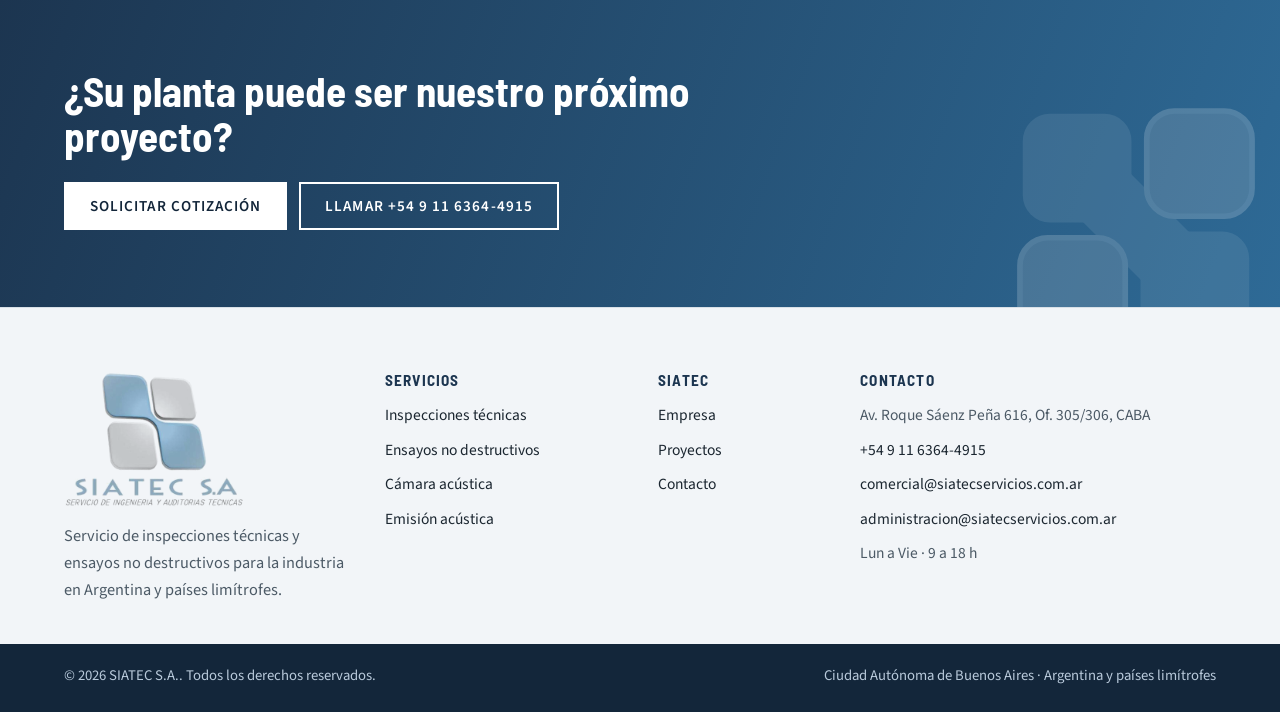
<file: proyectos.html>
<!doctype html>
<html lang="es-AR">
<head>
<meta charset="utf-8">
<meta name="viewport" content="width=device-width, initial-scale=1">
<title>Proyectos de inspección y ensayos | SIATEC</title>
<meta name="description" content="Registros fotográficos y antecedentes de inspecciones técnicas, ensayos no destructivos y emisión acústica en instalaciones de nuestros clientes.">
<!-- DEMO: evita que la copia de GitHub Pages se indexe. QUITAR esta línea al publicar en el dominio real. -->
<meta name="robots" content="noindex, nofollow">
<link rel="canonical" href="https://www.siatecservicios.com.ar/proyectos.html">
<meta name="theme-color" content="#1C3550">
<link rel="icon" href="favicon.svg" type="image/svg+xml">
<link rel="apple-touch-icon" href="img/marca/apple-touch-icon.png">
<meta property="og:type" content="website">
<meta property="og:locale" content="es_AR">
<meta property="og:site_name" content="SIATEC">
<meta property="og:title" content="Proyectos de inspección y ensayos | SIATEC">
<meta property="og:description" content="Registros fotográficos y antecedentes de inspecciones técnicas, ensayos no destructivos y emisión acústica en instalaciones de nuestros clientes.">
<meta property="og:url" content="https://www.siatecservicios.com.ar/proyectos.html">
<meta property="og:image" content="https://www.siatecservicios.com.ar/img/marca/og-siatec.jpg">
<meta property="og:image:width" content="1200">
<meta property="og:image:height" content="630">
<meta name="twitter:card" content="summary_large_image">
<link rel="preload" as="image" href="img/fotos/escaneo-piso-lfet-2-960.webp" imagesrcset="img/fotos/escaneo-piso-lfet-2-480.webp 480w, img/fotos/escaneo-piso-lfet-2-960.webp 960w" imagesizes="100vw" fetchpriority="high">
<link rel="preconnect" href="https://fonts.googleapis.com">
<link rel="preconnect" href="https://fonts.gstatic.com" crossorigin>
<link rel="stylesheet" href="https://fonts.googleapis.com/css2?family=Barlow+Semi+Condensed:wght@500;600;700&amp;family=Source+Sans+3:wght@400;600&amp;display=swap">
<link rel="stylesheet" href="css/estilos.css">
<script>document.documentElement.classList.add('js');</script>
<script type="application/ld+json">
{
 "@context": "https://schema.org",
 "@graph": [
  {
   "@type": "BreadcrumbList",
   "itemListElement": [
    {
     "@type": "ListItem",
     "position": 1,
     "name": "Inicio",
     "item": "https://www.siatecservicios.com.ar/"
    },
    {
     "@type": "ListItem",
     "position": 2,
     "name": "Proyectos",
     "item": "https://www.siatecservicios.com.ar/proyectos.html"
    }
   ]
  }
 ]
}
</script>
</head>
<body>
<a class="skip-link" href="#contenido">Saltar al contenido</a>
<!-- ===== HEADER SIATEC (en PHP: includes/header.php) ===== -->
<div class="topbar">
<div class="container topbar-inner">
<span class="topbar-lema">Servicio de ingeniería y auditorías técnicas</span>
<span class="topbar-datos"><a href="tel:+5491163644915">+54 9 11 6364-4915</a><a class="hide-sm" href="mailto:comercial@siatecservicios.com.ar">comercial@siatecservicios.com.ar</a><span class="hide-sm">Lun a Vie · 9 a 18 h</span></span>
</div>
</div>
<header class="site-header">
<div class="container header-main">
<a class="brand" href="index.html"><img src="img/marca/logo-siatec-horizontal.webp" width="242" height="52" alt="SIATEC S.A., ir al inicio"></a>
<button class="nav-toggle" type="button" aria-expanded="false" aria-controls="menu-principal"><svg width="22" height="22" viewBox="0 0 24 24" fill="none" stroke="currentColor" stroke-width="2" stroke-linecap="round" aria-hidden="true"><path d="M4 7h16M4 12h16M4 17h16"></path></svg><span>Menú</span></button>
<nav id="menu-principal" class="main-nav" aria-label="Principal">
<ul class="nav-list">
<li><a class="nav-link" href="index.html">Inicio</a></li>
<li><a class="nav-link" href="empresa.html">Empresa</a></li>
<li class="has-sub"><a class="nav-link" href="servicios.html">Servicios</a>
<ul class="sub-menu">
<li><a href="inspecciones-tecnicas.html">Inspecciones técnicas</a></li>
<li><a href="ensayos-no-destructivos.html">Ensayos no destructivos</a></li>
<li><a href="camara-acustica.html">Cámara acústica</a></li>
<li><a href="emision-acustica.html">Emisión acústica</a></li>
</ul>
</li>
<li><a class="nav-link" href="proyectos.html" aria-current="page">Proyectos</a></li>
<li class="nav-cta-item"><a class="btn btn--primary nav-cta" href="contacto.html">Contacto</a></li>
</ul>
</nav>
</div>
</header>
<!-- ===== /HEADER ===== -->
<main id="contenido">
<section class="page-hero ">
<div class="page-hero__bg"><img src="img/fotos/escaneo-piso-lfet-2-960.webp" srcset="img/fotos/escaneo-piso-lfet-2-480.webp 480w, img/fotos/escaneo-piso-lfet-2-960.webp 960w" sizes="100vw" width="960" height="468" alt="" fetchpriority="high"></div>
<div class="container">
<div class="page-hero__copy">
<nav class="breadcrumbs" aria-label="Ruta de navegación"><ol>
<li><a href="index.html">Inicio</a></li><li aria-hidden="true">/</li>
<li><span aria-current="page">Proyectos</span></li>
</ol></nav>
<span class="eyebrow">Proyectos</span>
<h1>Proyectos y trabajos realizados</h1>
<p class="lead">Registros fotográficos y antecedentes de distintos trabajos en instalaciones de nuestros clientes.</p>
</div>
</div>
</section>
<section class="section section--alt" aria-labelledby="galeria-titulo">
<div class="container">
<h2 id="galeria-titulo" class="visually-hidden">Galería de trabajos</h2>
<div class="filters" role="group" aria-label="Filtrar por servicio" data-filtros>
<button type="button" data-filter="todos" aria-pressed="true">Todos</button>
<button type="button" data-filter="inspecciones" aria-pressed="false">Inspecciones técnicas</button>
<button type="button" data-filter="end" aria-pressed="false">Ensayos no destructivos</button>
<button type="button" data-filter="ea" aria-pressed="false">Emisión acústica</button>
</div>
<div class="gallery" data-proyectos="todos">
<figure data-cat="inspecciones">
<div class="g-img"><img src="img/fotos/inspeccion-tanque-aereo-960.webp" srcset="img/fotos/inspeccion-tanque-aereo-480.webp 480w, img/fotos/inspeccion-tanque-aereo-960.webp 960w, img/fotos/inspeccion-tanque-aereo-1600.webp 1600w" sizes="(max-width: 700px) 100vw, (max-width: 1100px) 50vw, 380px" width="1600" height="1200" alt="Inspección visual de un tanque aéreo de almacenamiento de hidrocarburos" loading="lazy" decoding="async"></div>
<figcaption><span>Inspecciones técnicas</span>Inspección visual en tanque · Res. 277</figcaption>
</figure>
<figure data-cat="inspecciones ea">
<div class="g-img"><img src="img/fotos/emision-acustica-tanque-aereo-1-960.webp" srcset="img/fotos/emision-acustica-tanque-aereo-1-480.webp 480w, img/fotos/emision-acustica-tanque-aereo-1-960.webp 960w" sizes="(max-width: 700px) 100vw, (max-width: 1100px) 50vw, 380px" width="960" height="1280" alt="Equipo de emisión acústica junto a un tanque aéreo de almacenamiento" loading="lazy" decoding="async"></div>
<figcaption><span>Inspecciones técnicas</span>Emisión acústica en tanque aéreo · Inspección Res. 277</figcaption>
</figure>
<figure data-cat="inspecciones ea">
<div class="g-img"><img src="img/fotos/emision-acustica-tanque-aereo-2-960.webp" srcset="img/fotos/emision-acustica-tanque-aereo-2-480.webp 480w, img/fotos/emision-acustica-tanque-aereo-2-960.webp 960w" sizes="(max-width: 700px) 100vw, (max-width: 1100px) 50vw, 380px" width="960" height="1280" alt="Adquisición de datos de emisión acústica durante la inspección de un tanque aéreo" loading="lazy" decoding="async"></div>
<figcaption><span>Inspecciones técnicas</span>Adquisición de datos de emisión acústica</figcaption>
</figure>
<figure data-cat="inspecciones">
<div class="g-img"><img src="img/fotos/espesores-ultrasonido-techo-tanque-960.webp" srcset="img/fotos/espesores-ultrasonido-techo-tanque-480.webp 480w, img/fotos/espesores-ultrasonido-techo-tanque-960.webp 960w" sizes="(max-width: 700px) 100vw, (max-width: 1100px) 50vw, 380px" width="960" height="1280" alt="Medición de espesores por ultrasonido en el techo de un tanque" loading="lazy" decoding="async"></div>
<figcaption><span>Inspecciones técnicas</span>Medición de espesores por US en techo de tanque</figcaption>
</figure>
<figure data-cat="inspecciones">
<div class="g-img"><img src="img/fotos/inspeccion-visual-tanque-api-960.webp" srcset="img/fotos/inspeccion-visual-tanque-api-480.webp 480w, img/fotos/inspeccion-visual-tanque-api-960.webp 960w" sizes="(max-width: 700px) 100vw, (max-width: 1100px) 50vw, 380px" width="960" height="1280" alt="Inspección visual de un tanque de almacenamiento API" loading="lazy" decoding="async"></div>
<figcaption><span>Inspecciones técnicas</span>Inspección visual de tanque API</figcaption>
</figure>
<figure data-cat="end">
<div class="g-img"><img src="img/fotos/escaneo-piso-lfet-2-960.webp" srcset="img/fotos/escaneo-piso-lfet-2-480.webp 480w, img/fotos/escaneo-piso-lfet-2-960.webp 960w" sizes="(max-width: 700px) 100vw, (max-width: 1100px) 50vw, 380px" width="960" height="468" alt="Técnico escaneando el piso de un tanque con equipo LFET" loading="lazy" decoding="async"></div>
<figcaption><span>Ensayos no destructivos</span>Escaneo de piso por LFET · Inspección interna</figcaption>
</figure>
<figure data-cat="end">
<div class="g-img"><img src="img/fotos/escaneo-piso-mfl-960.webp" srcset="img/fotos/escaneo-piso-mfl-480.webp 480w, img/fotos/escaneo-piso-mfl-960.webp 960w, img/fotos/escaneo-piso-mfl-1600.webp 1600w" sizes="(max-width: 700px) 100vw, (max-width: 1100px) 50vw, 380px" width="1600" height="1200" alt="Técnico realizando el escaneo de piso de un tanque por LFET" loading="lazy" decoding="async"></div>
<figcaption><span>Ensayos no destructivos</span>Escaneo de piso por LFET · Inspección interna</figcaption>
</figure>
<figure data-cat="end">
<div class="g-img"><img src="img/fotos/escaneo-piso-calibracion-960.webp" srcset="img/fotos/escaneo-piso-calibracion-480.webp 480w, img/fotos/escaneo-piso-calibracion-960.webp 960w" sizes="(max-width: 700px) 100vw, (max-width: 1100px) 50vw, 380px" width="960" height="1280" alt="Calibración del equipo de escaneo de piso dentro de un tanque" loading="lazy" decoding="async"></div>
<figcaption><span>Ensayos no destructivos</span>Calibración de equipo para escaneo de piso</figcaption>
</figure>
<figure data-cat="end">
<div class="g-img"><img src="img/fotos/indicacion-piso-tanque-960.webp" srcset="img/fotos/indicacion-piso-tanque-480.webp 480w, img/fotos/indicacion-piso-tanque-960.webp 960w" sizes="(max-width: 700px) 100vw, (max-width: 1100px) 50vw, 380px" width="960" height="720" alt="Técnico marcando una indicación en el piso de un tanque" loading="lazy" decoding="async"></div>
<figcaption><span>Ensayos no destructivos</span>Indicación en piso de tanque · Inspección interna</figcaption>
</figure>
<figure data-cat="end">
<div class="g-img"><img src="img/fotos/particulas-magneticas-tanque-api-480.webp" srcset="img/fotos/particulas-magneticas-tanque-api-480.webp 480w" sizes="(max-width: 700px) 100vw, (max-width: 1100px) 50vw, 380px" width="480" height="855" alt="Ensayo de partículas magnéticas sobre una zona crítica de un tanque" loading="lazy" decoding="async"></div>
<figcaption><span>Ensayos no destructivos</span>Partículas magnéticas sobre zona crítica de tanque API</figcaption>
</figure>
<figure data-cat="end">
<div class="g-img"><img src="img/fotos/espesores-ultrasonido-tanque-horizontal-480.webp" srcset="img/fotos/espesores-ultrasonido-tanque-horizontal-480.webp 480w" sizes="(max-width: 700px) 100vw, (max-width: 1100px) 50vw, 380px" width="480" height="1041" alt="Medición de espesores por ultrasonido en un tanque horizontal" loading="lazy" decoding="async"></div>
<figcaption><span>Ensayos no destructivos</span>Medición de espesores por ultrasonido · Tanque horizontal</figcaption>
</figure>
<figure data-cat="ea">
<div class="g-img"><img src="img/fotos/emision-acustica-tubos-glp-960.webp" srcset="img/fotos/emision-acustica-tubos-glp-480.webp 480w, img/fotos/emision-acustica-tubos-glp-960.webp 960w" sizes="(max-width: 700px) 100vw, (max-width: 1100px) 50vw, 380px" width="960" height="540" alt="Tubos de GLP conectados al equipo de emisión acústica" loading="lazy" decoding="async"></div>
<figcaption><span>Emisión acústica</span>Emisión acústica en tubos de GLP</figcaption>
</figure>
<figure data-cat="ea">
<div class="g-img"><img src="img/fotos/emision-acustica-tubos-glp-3-960.webp" srcset="img/fotos/emision-acustica-tubos-glp-3-480.webp 480w, img/fotos/emision-acustica-tubos-glp-3-960.webp 960w" sizes="(max-width: 700px) 100vw, (max-width: 1100px) 50vw, 380px" width="960" height="1280" alt="Bastidor con tubos de GLP preparados para el ensayo de emisión acústica" loading="lazy" decoding="async"></div>
<figcaption><span>Emisión acústica</span>Tubos de GLP · Emisión acústica</figcaption>
</figure>
<figure data-cat="ea">
<div class="g-img"><img src="img/fotos/emision-acustica-cigarro-glp-960.webp" srcset="img/fotos/emision-acustica-cigarro-glp-480.webp 480w, img/fotos/emision-acustica-cigarro-glp-960.webp 960w, img/fotos/emision-acustica-cigarro-glp-1600.webp 1600w" sizes="(max-width: 700px) 100vw, (max-width: 1100px) 50vw, 380px" width="1600" height="2133" alt="Técnico instalando sensores de emisión acústica en un cilindro de GLP" loading="lazy" decoding="async"></div>
<figcaption><span>Emisión acústica</span>Emisión acústica en cilindro de GLP</figcaption>
</figure>
<figure data-cat="ea">
<div class="g-img"><img src="img/fotos/emision-acustica-tanque-glp-960.webp" srcset="img/fotos/emision-acustica-tanque-glp-480.webp 480w, img/fotos/emision-acustica-tanque-glp-960.webp 960w" sizes="(max-width: 700px) 100vw, (max-width: 1100px) 50vw, 380px" width="960" height="1280" alt="Ensayo de emisión acústica sobre un tanque de GLP" loading="lazy" decoding="async"></div>
<figcaption><span>Emisión acústica</span>Emisión acústica en tanque de GLP</figcaption>
</figure>
<figure data-cat="ea">
<div class="g-img"><img src="img/fotos/emision-acustica-tubos-glp-2-480.webp" srcset="img/fotos/emision-acustica-tubos-glp-2-480.webp 480w" sizes="(max-width: 700px) 100vw, (max-width: 1100px) 50vw, 380px" width="480" height="853" alt="Equipo de adquisición de emisión acústica durante el ensayo de tubos de GLP" loading="lazy" decoding="async"></div>
<figcaption><span>Emisión acústica</span>Adquisición de datos · Emisión acústica en tubos de GLP</figcaption>
</figure>
<figure data-cat="ea">
<div class="g-img"><img src="img/fotos/emision-acustica-adquisicion-tubos-glp-960.webp" srcset="img/fotos/emision-acustica-adquisicion-tubos-glp-480.webp 480w, img/fotos/emision-acustica-adquisicion-tubos-glp-960.webp 960w, img/fotos/emision-acustica-adquisicion-tubos-glp-1280.webp 1280w" sizes="(max-width: 700px) 100vw, (max-width: 1100px) 50vw, 380px" width="1280" height="720" alt="Inspector frente al equipo de adquisición durante un ensayo de emisión acústica en tubos de GLP" loading="lazy" decoding="async"></div>
<figcaption><span>Emisión acústica</span>Equipo de adquisición · Emisión acústica en tubos de GLP</figcaption>
</figure>
</div>
</div>
</section>
<section class="cta-band">
<svg class="cta-band__tris" viewBox="-3 -3 106 106" aria-hidden="true" focusable="false"><path fill="#8EAEC4" d="M12,0H36A12,12 0 0 1 48,12V36A12,12 0 0 1 36,48H12A12,12 0 0 1 0,36V12A12,12 0 0 1 12,0Z"/><path fill="#8EAEC4" d="M19.393398282201787,40.60660171779821 L40.60660171779821,19.393398282201787 L80.60660171779821,59.39339828220179 L59.39339828220179,80.60660171779821 Z"/><path fill="#8EAEC4" d="M64,52H88A12,12 0 0 1 100,64V88A12,12 0 0 1 88,100H64A12,12 0 0 1 52,88V64A12,12 0 0 1 64,52Z"/><path fill="#D2D5D8" stroke="#fff" stroke-width="5" paint-order="stroke" d="M67,0H89A11,11 0 0 1 100,11V33A11,11 0 0 1 89,44H67A11,11 0 0 1 56,33V11A11,11 0 0 1 67,0Z"/><path fill="#D2D5D8" stroke="#fff" stroke-width="5" paint-order="stroke" d="M11,56H33A11,11 0 0 1 44,67V89A11,11 0 0 1 33,100H11A11,11 0 0 1 0,89V67A11,11 0 0 1 11,56Z"/></svg>
<div class="container">
<div>
<h2>¿Su planta puede ser nuestro próximo proyecto?</h2>
</div>
<div class="btn-row">
<a class="btn btn--dark" href="contacto.html">Solicitar cotización</a>
<a class="btn btn--outline" href="tel:+5491163644915">Llamar +54 9 11 6364-4915</a>
</div>
</div>
</section>
</main>
<!-- ===== FOOTER SIATEC (en PHP: includes/footer.php) ===== -->
<footer class="site-footer site-footer--claro">
<div class="container footer-grid">
<div class="footer-brand">
<img src="img/marca/logo-siatec.png" width="180" height="135" alt="SIATEC S.A." loading="lazy">
<p>Servicio de inspecciones técnicas y ensayos no destructivos para la industria en Argentina y países limítrofes.</p>
</div>
<div class="footer-col">
<h2>Servicios</h2>
<ul>
<li><a href="inspecciones-tecnicas.html">Inspecciones técnicas</a></li>
<li><a href="ensayos-no-destructivos.html">Ensayos no destructivos</a></li>
<li><a href="camara-acustica.html">Cámara acústica</a></li>
<li><a href="emision-acustica.html">Emisión acústica</a></li>
</ul>
</div>
<div class="footer-col">
<h2>SIATEC</h2>
<ul>
<li><a href="empresa.html">Empresa</a></li>
<li><a href="proyectos.html">Proyectos</a></li>
<li><a href="contacto.html">Contacto</a></li>
</ul>
</div>
<div class="footer-col">
<h2>Contacto</h2>
<ul>
<li>Av. Roque Sáenz Peña 616, Of. 305/306, CABA</li>
<li><a href="tel:+5491163644915">+54 9 11 6364-4915</a></li>
<li><a href="mailto:comercial@siatecservicios.com.ar">comercial@siatecservicios.com.ar</a></li>
<li><a href="mailto:administracion@siatecservicios.com.ar">administracion@siatecservicios.com.ar</a></li>
<li>Lun a Vie · 9 a 18 h</li>
</ul>
</div>
</div>
<div class="footer-bottom-bar">
<div class="container footer-bottom">
<span>© 2026 SIATEC S.A.. Todos los derechos reservados.</span>
<span>Ciudad Autónoma de Buenos Aires · Argentina y países limítrofes</span>
</div>
</div>
</footer>
<!-- ===== /FOOTER ===== -->
<script src="js/main.js" defer></script>
<script src="js/proyectos.js" defer></script>
</body>
</html>
</file>
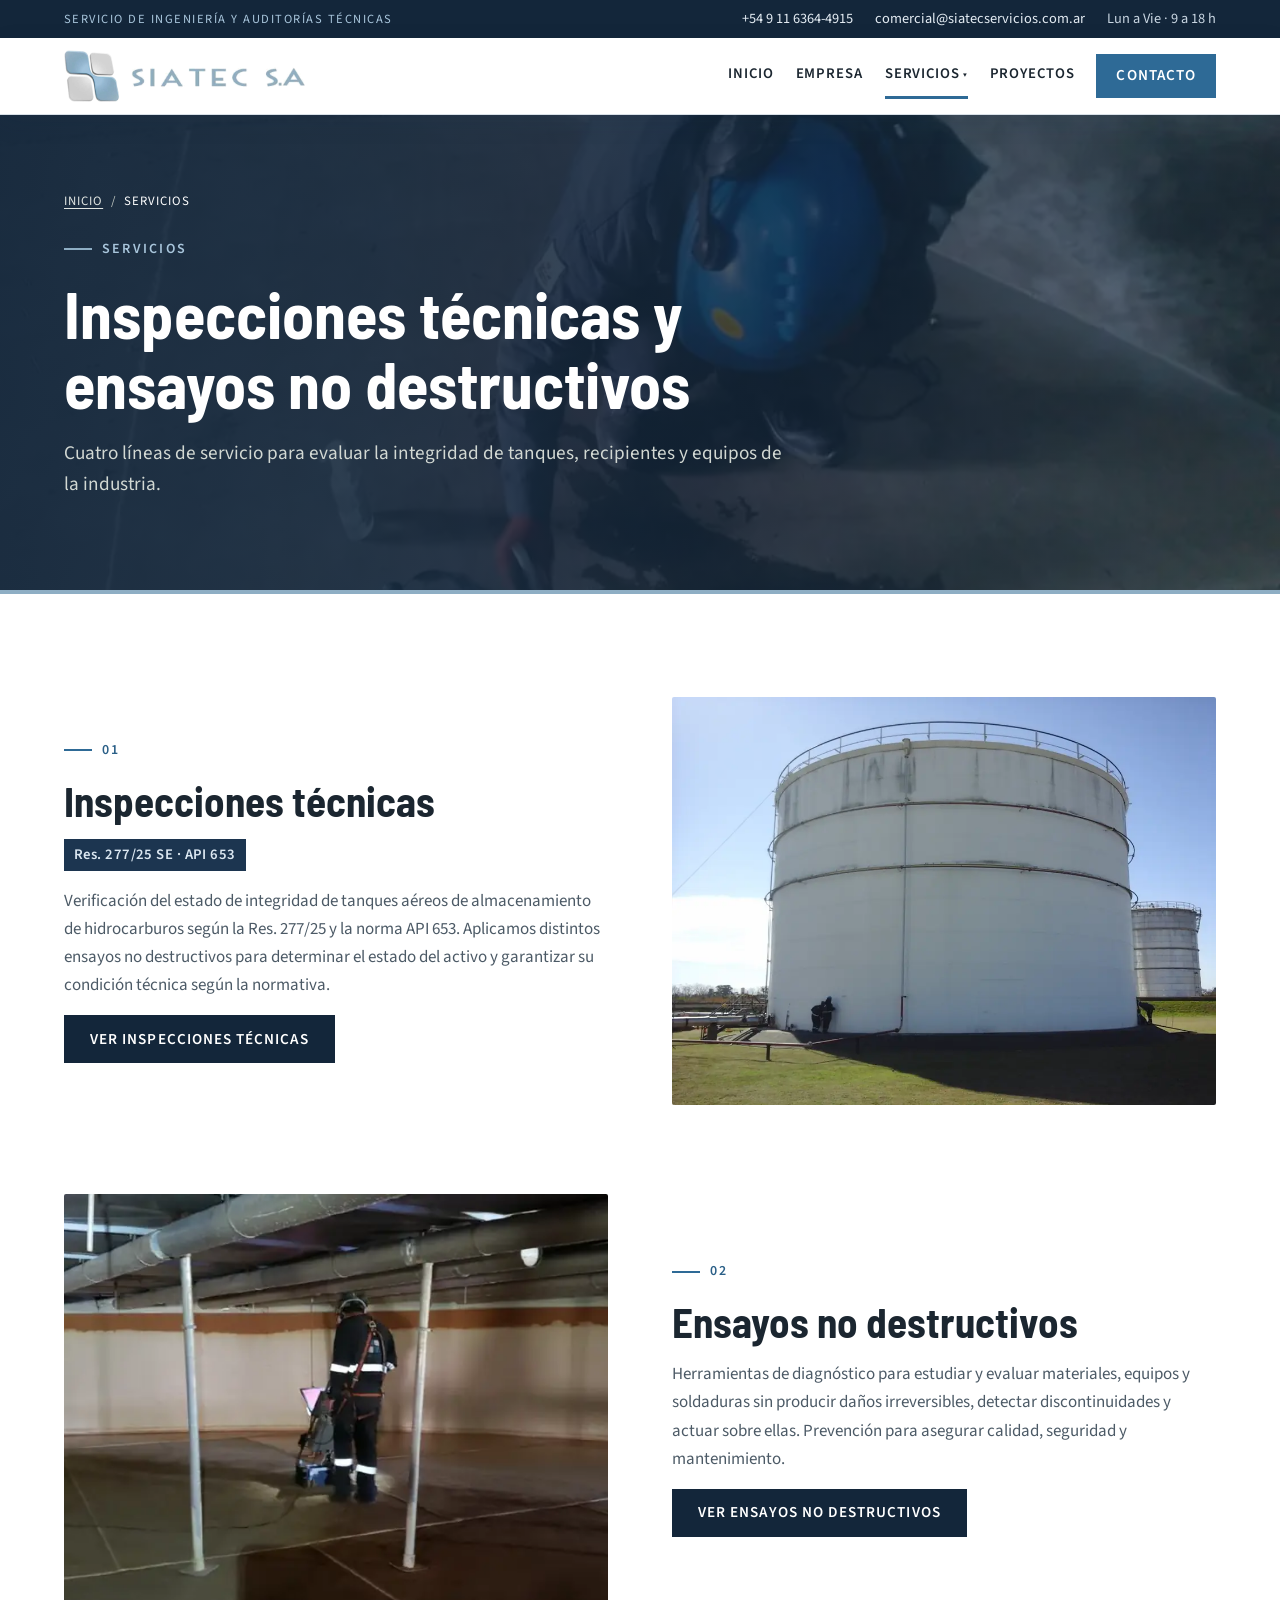
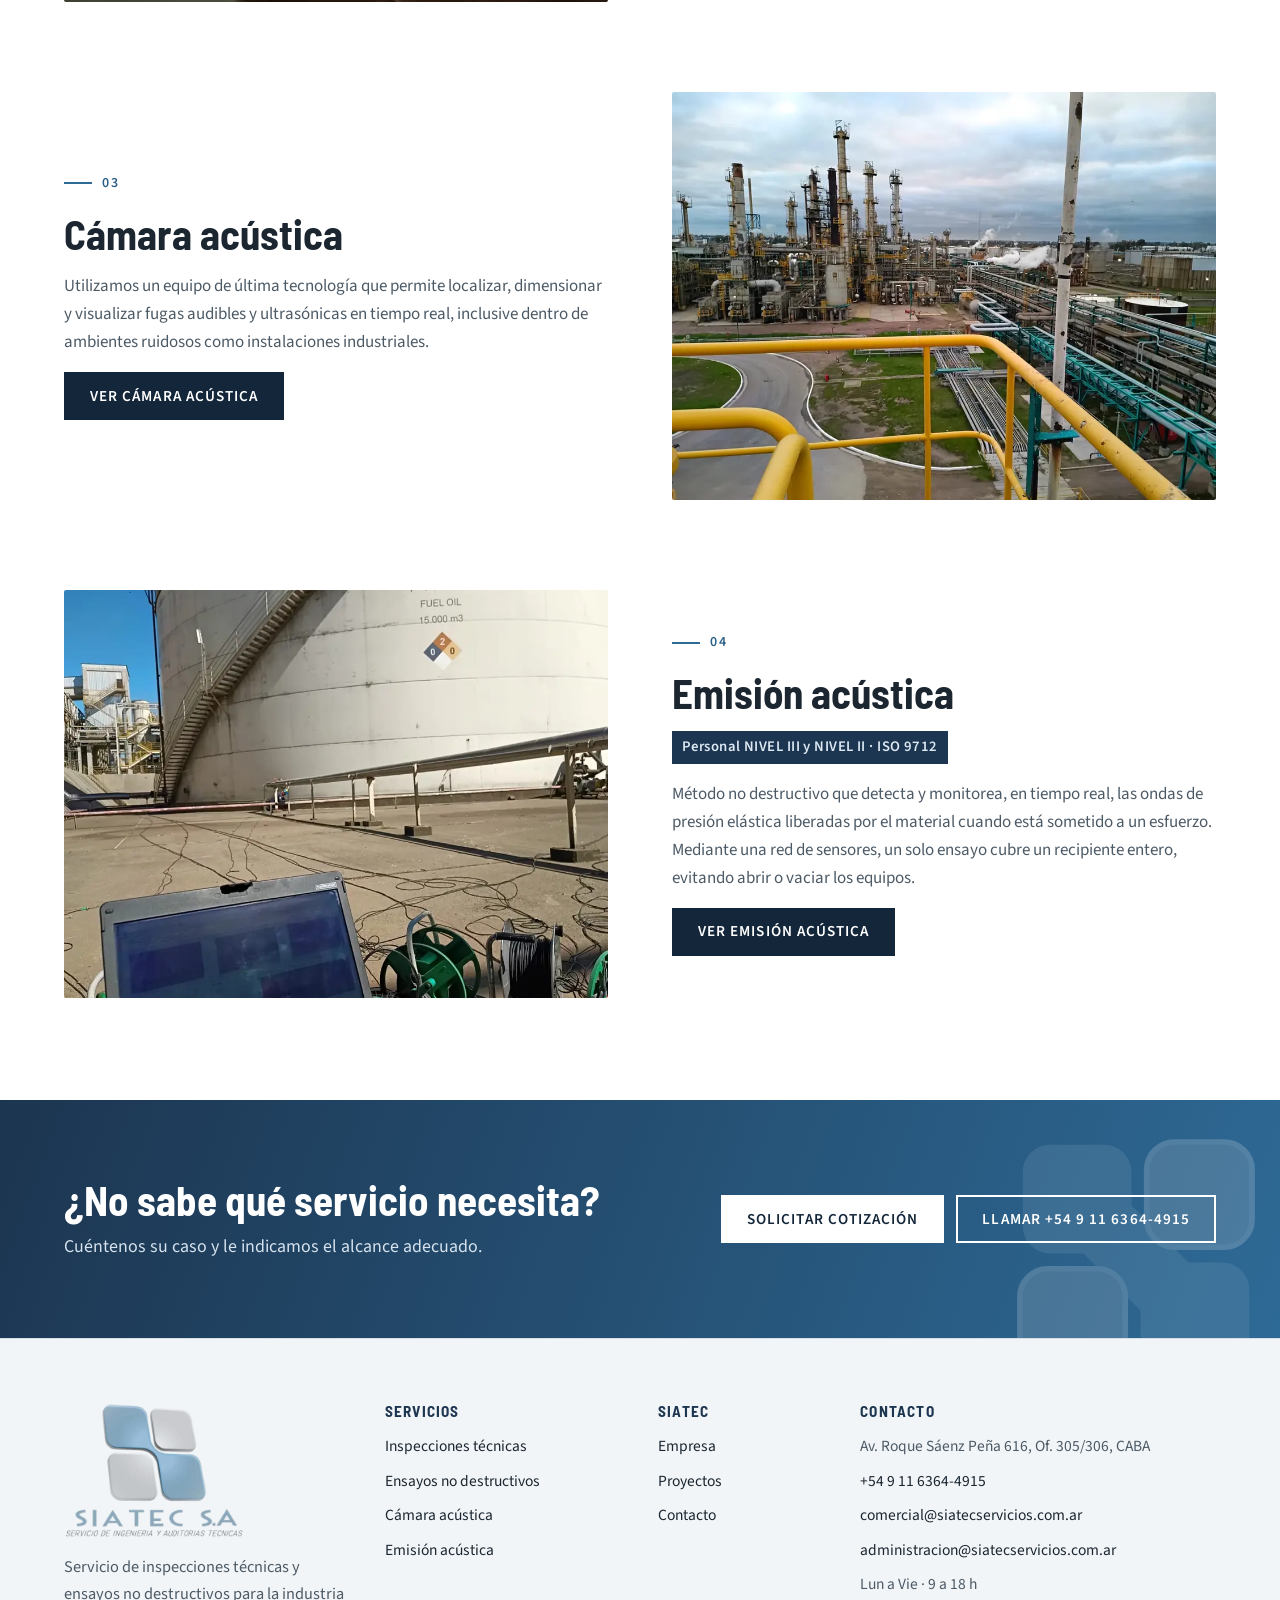
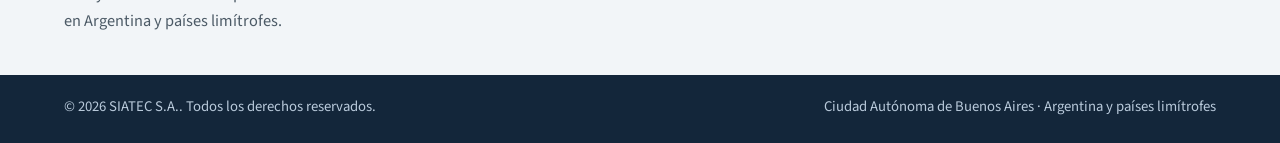
<file: servicios.html>
<!doctype html>
<html lang="es-AR">
<head>
<meta charset="utf-8">
<meta name="viewport" content="width=device-width, initial-scale=1">
<title>Servicios de inspección y ensayos no destructivos | SIATEC</title>
<meta name="description" content="Inspección técnica de tanques (Res. 277/25 y API 653), ensayos no destructivos, cámara acústica y emisión acústica para la industria.">
<!-- DEMO: evita que la copia de GitHub Pages se indexe. QUITAR esta línea al publicar en el dominio real. -->
<meta name="robots" content="noindex, nofollow">
<link rel="canonical" href="https://www.siatecservicios.com.ar/servicios.html">
<meta name="theme-color" content="#1C3550">
<link rel="icon" href="favicon.svg" type="image/svg+xml">
<link rel="apple-touch-icon" href="img/marca/apple-touch-icon.png">
<meta property="og:type" content="website">
<meta property="og:locale" content="es_AR">
<meta property="og:site_name" content="SIATEC">
<meta property="og:title" content="Servicios de inspección y ensayos no destructivos | SIATEC">
<meta property="og:description" content="Inspección técnica de tanques (Res. 277/25 y API 653), ensayos no destructivos, cámara acústica y emisión acústica para la industria.">
<meta property="og:url" content="https://www.siatecservicios.com.ar/servicios.html">
<meta property="og:image" content="https://www.siatecservicios.com.ar/img/marca/og-siatec.jpg">
<meta property="og:image:width" content="1200">
<meta property="og:image:height" content="630">
<meta name="twitter:card" content="summary_large_image">
<link rel="preload" as="image" href="img/fotos/indicacion-piso-tanque-960.webp" imagesrcset="img/fotos/indicacion-piso-tanque-480.webp 480w, img/fotos/indicacion-piso-tanque-960.webp 960w" imagesizes="100vw" fetchpriority="high">
<link rel="preconnect" href="https://fonts.googleapis.com">
<link rel="preconnect" href="https://fonts.gstatic.com" crossorigin>
<link rel="stylesheet" href="https://fonts.googleapis.com/css2?family=Barlow+Semi+Condensed:wght@500;600;700&amp;family=Source+Sans+3:wght@400;600&amp;display=swap">
<link rel="stylesheet" href="css/estilos.css">
<script>document.documentElement.classList.add('js');</script>
<script type="application/ld+json">
{
 "@context": "https://schema.org",
 "@graph": [
  {
   "@type": "BreadcrumbList",
   "itemListElement": [
    {
     "@type": "ListItem",
     "position": 1,
     "name": "Inicio",
     "item": "https://www.siatecservicios.com.ar/"
    },
    {
     "@type": "ListItem",
     "position": 2,
     "name": "Servicios",
     "item": "https://www.siatecservicios.com.ar/servicios.html"
    }
   ]
  }
 ]
}
</script>
</head>
<body>
<a class="skip-link" href="#contenido">Saltar al contenido</a>
<!-- ===== HEADER SIATEC (en PHP: includes/header.php) ===== -->
<div class="topbar">
<div class="container topbar-inner">
<span class="topbar-lema">Servicio de ingeniería y auditorías técnicas</span>
<span class="topbar-datos"><a href="tel:+5491163644915">+54 9 11 6364-4915</a><a class="hide-sm" href="mailto:comercial@siatecservicios.com.ar">comercial@siatecservicios.com.ar</a><span class="hide-sm">Lun a Vie · 9 a 18 h</span></span>
</div>
</div>
<header class="site-header">
<div class="container header-main">
<a class="brand" href="index.html"><img src="img/marca/logo-siatec-horizontal.webp" width="242" height="52" alt="SIATEC S.A., ir al inicio"></a>
<button class="nav-toggle" type="button" aria-expanded="false" aria-controls="menu-principal"><svg width="22" height="22" viewBox="0 0 24 24" fill="none" stroke="currentColor" stroke-width="2" stroke-linecap="round" aria-hidden="true"><path d="M4 7h16M4 12h16M4 17h16"></path></svg><span>Menú</span></button>
<nav id="menu-principal" class="main-nav" aria-label="Principal">
<ul class="nav-list">
<li><a class="nav-link" href="index.html">Inicio</a></li>
<li><a class="nav-link" href="empresa.html">Empresa</a></li>
<li class="has-sub"><a class="nav-link" href="servicios.html" aria-current="page">Servicios</a>
<ul class="sub-menu">
<li><a href="inspecciones-tecnicas.html">Inspecciones técnicas</a></li>
<li><a href="ensayos-no-destructivos.html">Ensayos no destructivos</a></li>
<li><a href="camara-acustica.html">Cámara acústica</a></li>
<li><a href="emision-acustica.html">Emisión acústica</a></li>
</ul>
</li>
<li><a class="nav-link" href="proyectos.html">Proyectos</a></li>
<li class="nav-cta-item"><a class="btn btn--primary nav-cta" href="contacto.html">Contacto</a></li>
</ul>
</nav>
</div>
</header>
<!-- ===== /HEADER ===== -->
<main id="contenido">
<section class="page-hero ">
<div class="page-hero__bg"><img src="img/fotos/indicacion-piso-tanque-960.webp" srcset="img/fotos/indicacion-piso-tanque-480.webp 480w, img/fotos/indicacion-piso-tanque-960.webp 960w" sizes="100vw" width="960" height="720" alt="" fetchpriority="high"></div>
<div class="container">
<div class="page-hero__copy">
<nav class="breadcrumbs" aria-label="Ruta de navegación"><ol>
<li><a href="index.html">Inicio</a></li><li aria-hidden="true">/</li>
<li><span aria-current="page">Servicios</span></li>
</ol></nav>
<span class="eyebrow">Servicios</span>
<h1>Inspecciones técnicas y ensayos no destructivos</h1>
<p class="lead">Cuatro líneas de servicio para evaluar la integridad de tanques, recipientes y equipos de la industria.</p>
</div>
</div>
</section>
<section class="section" aria-label="Líneas de servicio">
<div class="container">
<div class="split" id="inspecciones">
<div class="split__copy">
<span class="eyebrow">01</span>
<h2>Inspecciones técnicas</h2>
<span class="norma">Res. 277/25 SE · API 653</span>
<p>Verificación del estado de integridad de tanques aéreos de almacenamiento de hidrocarburos según la Res. 277/25 y la norma API 653. Aplicamos distintos ensayos no destructivos para determinar el estado del activo y garantizar su condición técnica según la normativa.</p>
<div class="btn-row"><a class="btn btn--dark" href="inspecciones-tecnicas.html">Ver inspecciones técnicas</a></div>
</div>
<div class="split__media"><img src="img/fotos/inspeccion-tanque-aereo-960.webp" srcset="img/fotos/inspeccion-tanque-aereo-480.webp 480w, img/fotos/inspeccion-tanque-aereo-960.webp 960w, img/fotos/inspeccion-tanque-aereo-1600.webp 1600w" sizes="(max-width: 940px) 100vw, 560px" width="1600" height="1200" alt="Inspección visual de un tanque aéreo de almacenamiento de hidrocarburos" loading="lazy" decoding="async"></div>
</div>
<div class="split split--reverse" id="end">
<div class="split__copy">
<span class="eyebrow">02</span>
<h2>Ensayos no destructivos</h2>
<p>Herramientas de diagnóstico para estudiar y evaluar materiales, equipos y soldaduras sin producir daños irreversibles, detectar discontinuidades y actuar sobre ellas. Prevención para asegurar calidad, seguridad y mantenimiento.</p>
<div class="btn-row"><a class="btn btn--dark" href="ensayos-no-destructivos.html">Ver ensayos no destructivos</a></div>
</div>
<div class="split__media"><img src="img/fotos/escaneo-piso-lfet-2-960.webp" srcset="img/fotos/escaneo-piso-lfet-2-480.webp 480w, img/fotos/escaneo-piso-lfet-2-960.webp 960w" sizes="(max-width: 940px) 100vw, 560px" width="960" height="468" alt="Técnico escaneando el piso de un tanque con equipo LFET" loading="lazy" decoding="async"></div>
</div>
<div class="split" id="camara">
<div class="split__copy">
<span class="eyebrow">03</span>
<h2>Cámara acústica</h2>
<p>Utilizamos un equipo de última tecnología que permite localizar, dimensionar y visualizar fugas audibles y ultrasónicas en tiempo real, inclusive dentro de ambientes ruidosos como instalaciones industriales.</p>
<div class="btn-row"><a class="btn btn--dark" href="camara-acustica.html">Ver cámara acústica</a></div>
</div>
<div class="split__media"><img src="img/fotos/refineria-bahia-blanca-2-960.webp" srcset="img/fotos/refineria-bahia-blanca-2-480.webp 480w, img/fotos/refineria-bahia-blanca-2-960.webp 960w, img/fotos/refineria-bahia-blanca-2-1600.webp 1600w" sizes="(max-width: 940px) 100vw, 560px" width="1600" height="1200" alt="Unidades de proceso de la Refinería Bahía Blanca" loading="lazy" decoding="async"></div>
</div>
<div class="split split--reverse" id="ea">
<div class="split__copy">
<span class="eyebrow">04</span>
<h2>Emisión acústica</h2>
<span class="norma">Personal NIVEL III y NIVEL II · ISO 9712</span>
<p>Método no destructivo que detecta y monitorea, en tiempo real, las ondas de presión elástica liberadas por el material cuando está sometido a un esfuerzo. Mediante una red de sensores, un solo ensayo cubre un recipiente entero, evitando abrir o vaciar los equipos.</p>
<div class="btn-row"><a class="btn btn--dark" href="emision-acustica.html">Ver emisión acústica</a></div>
</div>
<div class="split__media"><img src="img/fotos/emision-acustica-tanque-aereo-1-960.webp" srcset="img/fotos/emision-acustica-tanque-aereo-1-480.webp 480w, img/fotos/emision-acustica-tanque-aereo-1-960.webp 960w" sizes="(max-width: 940px) 100vw, 560px" width="960" height="1280" alt="Equipo de emisión acústica junto a un tanque aéreo de almacenamiento" loading="lazy" decoding="async"></div>
</div>
</div>
</section>
<section class="cta-band">
<svg class="cta-band__tris" viewBox="-3 -3 106 106" aria-hidden="true" focusable="false"><path fill="#8EAEC4" d="M12,0H36A12,12 0 0 1 48,12V36A12,12 0 0 1 36,48H12A12,12 0 0 1 0,36V12A12,12 0 0 1 12,0Z"/><path fill="#8EAEC4" d="M19.393398282201787,40.60660171779821 L40.60660171779821,19.393398282201787 L80.60660171779821,59.39339828220179 L59.39339828220179,80.60660171779821 Z"/><path fill="#8EAEC4" d="M64,52H88A12,12 0 0 1 100,64V88A12,12 0 0 1 88,100H64A12,12 0 0 1 52,88V64A12,12 0 0 1 64,52Z"/><path fill="#D2D5D8" stroke="#fff" stroke-width="5" paint-order="stroke" d="M67,0H89A11,11 0 0 1 100,11V33A11,11 0 0 1 89,44H67A11,11 0 0 1 56,33V11A11,11 0 0 1 67,0Z"/><path fill="#D2D5D8" stroke="#fff" stroke-width="5" paint-order="stroke" d="M11,56H33A11,11 0 0 1 44,67V89A11,11 0 0 1 33,100H11A11,11 0 0 1 0,89V67A11,11 0 0 1 11,56Z"/></svg>
<div class="container">
<div>
<h2>¿No sabe qué servicio necesita?</h2>
<p>Cuéntenos su caso y le indicamos el alcance adecuado.</p>
</div>
<div class="btn-row">
<a class="btn btn--dark" href="contacto.html">Solicitar cotización</a>
<a class="btn btn--outline" href="tel:+5491163644915">Llamar +54 9 11 6364-4915</a>
</div>
</div>
</section>
</main>
<!-- ===== FOOTER SIATEC (en PHP: includes/footer.php) ===== -->
<footer class="site-footer site-footer--claro">
<div class="container footer-grid">
<div class="footer-brand">
<img src="img/marca/logo-siatec.png" width="180" height="135" alt="SIATEC S.A." loading="lazy">
<p>Servicio de inspecciones técnicas y ensayos no destructivos para la industria en Argentina y países limítrofes.</p>
</div>
<div class="footer-col">
<h2>Servicios</h2>
<ul>
<li><a href="inspecciones-tecnicas.html">Inspecciones técnicas</a></li>
<li><a href="ensayos-no-destructivos.html">Ensayos no destructivos</a></li>
<li><a href="camara-acustica.html">Cámara acústica</a></li>
<li><a href="emision-acustica.html">Emisión acústica</a></li>
</ul>
</div>
<div class="footer-col">
<h2>SIATEC</h2>
<ul>
<li><a href="empresa.html">Empresa</a></li>
<li><a href="proyectos.html">Proyectos</a></li>
<li><a href="contacto.html">Contacto</a></li>
</ul>
</div>
<div class="footer-col">
<h2>Contacto</h2>
<ul>
<li>Av. Roque Sáenz Peña 616, Of. 305/306, CABA</li>
<li><a href="tel:+5491163644915">+54 9 11 6364-4915</a></li>
<li><a href="mailto:comercial@siatecservicios.com.ar">comercial@siatecservicios.com.ar</a></li>
<li><a href="mailto:administracion@siatecservicios.com.ar">administracion@siatecservicios.com.ar</a></li>
<li>Lun a Vie · 9 a 18 h</li>
</ul>
</div>
</div>
<div class="footer-bottom-bar">
<div class="container footer-bottom">
<span>© 2026 SIATEC S.A.. Todos los derechos reservados.</span>
<span>Ciudad Autónoma de Buenos Aires · Argentina y países limítrofes</span>
</div>
</div>
</footer>
<!-- ===== /FOOTER ===== -->
<script src="js/main.js" defer></script>
</body>
</html>
</file>
<file: css/estilos.css>
/* =========================================================
   SIATEC · Estilos del sitio
   Estructura y componentes base; la identidad de SIATEC está
   en el bloque "TEMA SIATEC" al final (tokens y composición).
   ========================================================= */

:root {
  /* Marca (valores exactos del logo) */
  --verde: #5FC36F;
  --verde-claro: #ACD678;
  --verde-medio: #3DA14E;      /* solape gris + verde del isotipo */
  --gris-logo: #565656;
  --negro: #111311;

  /* Derivados para accesibilidad */
  --verde-texto: #2B7A3A;      /* texto y enlaces verdes sobre blanco (5.3:1) */
  --verde-suave: #EEF6E6;      /* fondos de apoyo */

  --texto: #1B1F1C;
  --texto-2: #4D524E;          /* texto secundario (8:1) */
  --fondo: #FFFFFF;
  --fondo-alt: #F4F6F2;
  --linea: #DCE1D8;
  --oscuro: #121513;
  --oscuro-2: #1C211D;
  --oscuro-linea: #333A35;

  --radio: 6px;
  --sombra: 0 10px 30px rgba(17, 19, 17, .08);
  --ancho: 1200px;

  --f-titulo: 'League Spartan', 'Poppins', 'Segoe UI', Arial, sans-serif;
  --f-texto: 'Open Sans', 'Segoe UI', Roboto, Arial, sans-serif;
}

*, *::before, *::after { box-sizing: border-box; }

html { scroll-behavior: smooth; -webkit-text-size-adjust: 100%; }

body {
  margin: 0;
  background: var(--fondo);
  color: var(--texto);
  font-family: var(--f-texto);
  font-size: 1.0625rem;      /* 17 px: feedback 03, letra más grande */
  line-height: 1.65;
  overflow-wrap: break-word;
}

img, svg, video { max-width: 100%; height: auto; display: block; }

h1, h2, h3, h4 {
  margin: 0;
  font-family: var(--f-titulo);
  font-weight: 700;
  line-height: 1.08;
  letter-spacing: -0.01em;
  color: inherit;
}
h1 { font-size: clamp(2.2rem, 4.8vw, 3.75rem); }
h2 { font-size: clamp(1.75rem, 3.2vw, 2.6rem); }
h3 { font-size: 1.4rem; line-height: 1.2; }
h4 { font-size: 1.15rem; line-height: 1.25; }
p { margin: 0; }

a { color: var(--verde-texto); text-underline-offset: 3px; }
a:hover { color: var(--negro); }

:focus-visible { outline: 3px solid var(--verde-medio); outline-offset: 3px; }

.container { width: 100%; max-width: var(--ancho); margin: 0 auto; padding: 0 24px; }

.skip-link { position: absolute; left: -9999px; top: 0; }
.skip-link:focus { left: 16px; top: 16px; z-index: 100; padding: 12px 16px; background: var(--negro); color: #fff; }

.visually-hidden {
  position: absolute !important; width: 1px; height: 1px; overflow: hidden;
  clip: rect(0 0 0 0); white-space: nowrap;
}

/* ---------- Utilidades de sección ---------- */
.section { padding: clamp(56px, 8vw, 104px) 0; }
.section--alt { background: var(--fondo-alt); }
.section--dark { background: var(--oscuro); color: #E8ECE8; }
.section--tight { padding: clamp(40px, 5vw, 64px) 0; }

.section-head { display: flex; flex-wrap: wrap; justify-content: space-between; align-items: flex-end; gap: 16px 40px; margin-bottom: clamp(32px, 4vw, 48px); }
.section-head > div { max-width: 720px; display: flex; flex-direction: column; gap: 14px; }
.section-head p { color: var(--texto-2); font-size: 1.125rem; }
.section--dark .section-head p { color: #BFC6C0; }

.eyebrow {
  display: inline-flex; align-items: center; gap: 10px;
  font-family: var(--f-texto); font-size: .875rem; font-weight: 600;
  letter-spacing: .12em; text-transform: uppercase; color: var(--verde-texto);
}
.eyebrow::before {   /* triángulo del isotipo */
  content: ""; width: 12px; height: 12px; flex-shrink: 0;
  background: var(--verde); clip-path: polygon(0 100%, 100% 100%, 100% 0);
}
.section--dark .eyebrow, .page-hero .eyebrow { color: var(--verde-claro); }

.lead { font-size: clamp(1.05rem, 1.6vw, 1.2rem); color: var(--texto-2); }

.link-arrow { display: inline-flex; align-items: center; gap: 8px; font-weight: 600; text-decoration: none; }
.link-arrow::after { content: "→"; transition: transform .2s; }
.link-arrow:hover::after { transform: translateX(4px); }

/* ---------- Botones ---------- */
.btn {
  display: inline-flex; align-items: center; justify-content: center; gap: 10px;
  min-height: 48px; padding: 0 24px; border-radius: var(--radio);
  border: 2px solid transparent; font: inherit; font-weight: 600; font-size: 1.0625rem;
  text-decoration: none; cursor: pointer; transition: background .2s, color .2s, border-color .2s;
}
.btn--primary { background: var(--verde); color: var(--negro); }
.btn--primary:hover { background: var(--verde-claro); color: var(--negro); }
.btn--dark { background: var(--negro); color: #fff; }
.btn--dark:hover { background: var(--verde-texto); color: #fff; }
.btn--outline { border-color: currentColor; color: var(--negro); background: transparent; }
.btn--outline:hover { background: var(--negro); color: #fff; border-color: var(--negro); }
.section--dark .btn--outline, .page-hero .btn--outline { color: #fff; }
.section--dark .btn--outline:hover, .page-hero .btn--outline:hover { background: #fff; color: var(--negro); border-color: #fff; }
.btn-row { display: flex; flex-wrap: wrap; gap: 12px; }

/* ---------- Barra superior y header ---------- */
.topbar { background: var(--oscuro); color: #D5DBD6; font-size: .82rem; }
.topbar a { color: #D5DBD6; text-decoration: none; }
.topbar a:hover { color: #fff; text-decoration: underline; }
.topbar-inner { display: flex; flex-wrap: wrap; justify-content: space-between; gap: 6px 24px; padding-top: 8px; padding-bottom: 8px; }
.topbar-group { display: flex; flex-wrap: wrap; gap: 6px 22px; }

.site-header { position: sticky; top: 0; z-index: 40; background: rgba(255,255,255,.98); backdrop-filter: saturate(1.2) blur(6px);
  box-shadow: 0 1px 0 rgba(17,19,17,.06), 0 6px 22px rgba(17,19,17,.13); }   /* sombra para despegar el menú (feedback 03) */
.header-main { display: flex; align-items: center; justify-content: space-between; gap: 12px 28px; padding-top: 12px; padding-bottom: 12px; }
.brand { display: block; flex-shrink: 0; }
.brand img { width: 214px; height: 74px; }

.nav-list { list-style: none; margin: 0; padding: 0; display: flex; align-items: center; gap: 4px 22px; }
.nav-link { display: inline-block; padding: 10px 0; font-size: 1.02rem; font-weight: 600; color: var(--texto); text-decoration: none; border-bottom: 3px solid transparent; }
.nav-link:hover { color: var(--verde-texto); }
.nav-link[aria-current="page"] { border-bottom-color: var(--verde); }

.has-sub { position: relative; }
.has-sub > .nav-link::after { content: " ▾"; font-size: .8em; }
.sub-menu {
  display: none; position: absolute; top: 100%; left: -18px; z-index: 10; min-width: 310px;
  margin: 0; padding: 8px 0; list-style: none; background: #fff;
  border: 1px solid var(--linea); border-top: 3px solid var(--verde); box-shadow: var(--sombra);
}
.has-sub:hover .sub-menu, .has-sub:focus-within .sub-menu { display: block; }
.sub-menu a { display: block; padding: 10px 18px; color: var(--texto); text-decoration: none; font-weight: 600; font-size: 1.02rem; }
.sub-menu a:hover { background: var(--fondo-alt); color: var(--verde-texto); }
.sub-menu .sub-glp { display: flex; align-items: center; gap: 8px; }
.sub-menu .sub-glp::after { content: "Destacado"; font-size: .7rem; padding: 2px 8px; border-radius: 10px; background: var(--verde-claro); color: var(--negro); }

.nav-glp {
  display: inline-flex; align-items: center; gap: 8px; min-height: 42px; padding: 0 14px;
  border-radius: 21px; background: var(--verde-suave); border: 1.5px solid var(--verde);
  color: var(--negro); font-size: .95rem; font-weight: 600; text-decoration: none;
}
.nav-glp::before { content: ""; width: 10px; height: 10px; background: var(--verde-medio); clip-path: polygon(0 100%, 100% 100%, 100% 0); }
.nav-glp:hover { background: var(--verde-claro); color: var(--negro); }
.nav-glp[aria-current="page"] { background: var(--verde); }

.nav-cta { min-height: 44px; padding: 0 18px; font-size: 1.02rem; }

.nav-toggle {
  display: none; align-items: center; gap: 8px; min-height: 44px; padding: 0 14px;
  border: 1.5px solid var(--negro); border-radius: var(--radio); background: #fff;
  color: var(--negro); font: inherit; font-weight: 600; cursor: pointer;
}

@media (max-width: 1100px) {
  .header-main { flex-wrap: wrap; }
  .nav-toggle { display: inline-flex; }
  .main-nav { flex-basis: 100%; }
  .js .main-nav { display: none; }
  .js .site-header.is-open .main-nav { display: block; max-height: calc(100vh - 90px); overflow-y: auto; }
  .nav-list { flex-direction: column; align-items: stretch; gap: 0; padding: 4px 0 8px; }
  .nav-list > li { border-top: 1px solid var(--linea); }
  .nav-link { display: flex; align-items: center; min-height: 50px; padding: 0; border-bottom: 0; font-size: 1.05rem; }
  .nav-link[aria-current="page"] { box-shadow: inset 4px 0 0 var(--verde); padding-left: 12px; }
  .has-sub > .nav-link::after { content: ""; }
  .sub-menu { display: block; position: static; min-width: 0; padding: 0 0 8px 16px; border: 0; box-shadow: none; }
  .sub-menu a { padding: 12px 0; }
  .nav-glp-item { order: -1; border-top: 0 !important; padding: 12px 0; }
  .nav-glp { width: 100%; justify-content: center; min-height: 50px; font-size: 1rem; }
  .nav-cta-item { padding: 12px 0 4px; border-top: 0 !important; }
  .nav-cta { width: 100%; min-height: 50px; }
}
@media (max-width: 700px) {
  .hide-sm { display: none !important; }
  .brand img { width: 168px; height: 58px; }
}

/* ---------- Hero de inicio ---------- */
.hero { position: relative; overflow: hidden; padding: clamp(40px, 6vw, 88px) 0 clamp(56px, 7vw, 96px); background: linear-gradient(180deg, #fff 0%, var(--fondo-alt) 100%); }
.hero-grid { display: grid; grid-template-columns: repeat(auto-fit, minmax(min(460px, 100%), 1fr)); gap: clamp(32px, 5vw, 64px); align-items: center; }
.hero-copy { display: flex; flex-direction: column; gap: 22px; }
.hero-copy h1 { color: var(--negro); font-size: clamp(2.1rem, 4.2vw, 3.4rem); }
.hero-copy h1 em { font-style: normal; color: var(--verde-texto); }
.trust { display: flex; flex-wrap: wrap; gap: 10px 28px; padding-top: 18px; border-top: 1px solid var(--linea); list-style: none; margin: 6px 0 0; padding-left: 0; }
.trust li { display: flex; flex-direction: column; font-size: .97rem; color: var(--texto-2); line-height: 1.35; }
.trust strong { font-family: var(--f-titulo); font-size: 1.45rem; color: var(--negro); line-height: 1.1; }

.hero-media { position: relative; }
.hero-media .photo { border-radius: var(--radio); overflow: hidden; aspect-ratio: 4 / 3.3; box-shadow: var(--sombra); }
.hero-media .photo img { width: 100%; height: 100%; object-fit: cover; }
.hero-tris { position: absolute; width: 38%; max-width: 210px; left: -7%; bottom: -9%; pointer-events: none; }
.hero-badge {
  position: absolute; right: 16px; bottom: 16px; display: flex; flex-direction: column;
  background: var(--negro); color: #fff; padding: 12px 16px; border-radius: var(--radio); font-size: .92rem; max-width: 260px;
}
.hero-badge strong { color: var(--verde-claro); font-family: var(--f-titulo); font-size: 1.1rem; }

/* ---------- Hero de páginas internas ---------- */
.page-hero { position: relative; background: var(--oscuro); color: #fff; overflow: hidden; }
.page-hero__bg { position: absolute; inset: 0; }
.page-hero__bg img { width: 100%; height: 100%; object-fit: cover; }
.page-hero__bg::after { content: ""; position: absolute; inset: 0; background: linear-gradient(90deg, rgba(18,21,19,.95) 0%, rgba(18,21,19,.86) 45%, rgba(18,21,19,.45) 100%); }
.page-hero .container { position: relative; padding-top: clamp(40px, 6vw, 80px); padding-bottom: clamp(48px, 7vw, 96px); }
.page-hero__copy { max-width: 720px; display: flex; flex-direction: column; gap: 18px; }
.page-hero__copy .lead { color: #D2D8D3; }
.page-hero--glp { border-bottom: 6px solid var(--verde); }

.breadcrumbs ol { list-style: none; margin: 0 0 8px; padding: 0; display: flex; flex-wrap: wrap; gap: 4px 8px; font-size: .95rem; color: #BFC6C0; }
.breadcrumbs a { color: #E1E6E2; }
.breadcrumbs a:hover { color: var(--verde-claro); }
.breadcrumbs [aria-current] { color: #fff; }

/* ---------- Tarjetas de servicio ---------- */
.grid { display: grid; gap: 24px; }
.grid--2 { grid-template-columns: repeat(auto-fit, minmax(min(420px, 100%), 1fr)); }
.grid--3 { grid-template-columns: repeat(auto-fit, minmax(min(300px, 100%), 1fr)); }
.grid--4 { grid-template-columns: repeat(auto-fit, minmax(min(250px, 100%), 1fr)); }

.service-card { position: relative; display: flex; flex-direction: column; background: #fff; border: 1px solid var(--linea); border-radius: var(--radio); overflow: hidden; color: var(--texto); text-decoration: none; transition: box-shadow .2s, transform .2s; }
.service-card:hover { box-shadow: var(--sombra); transform: translateY(-3px); color: var(--texto); }
.service-card__img { aspect-ratio: 16 / 10; overflow: hidden; background: var(--fondo-alt); }
.service-card__img img { width: 100%; height: 100%; object-fit: cover; }
.service-card__body { display: flex; flex-direction: column; gap: 12px; padding: 26px; flex-grow: 1; }
.service-card__body h3 { font-size: 1.5rem; }
.service-card__body p { color: var(--texto-2); font-size: 1.1rem; line-height: 1.6; }
.service-card__more { margin-top: auto; padding-top: 6px; font-weight: 600; font-size: 1.06rem; color: var(--verde-texto); }
.service-card--featured { border: 2px solid var(--verde); }
.badge { position: absolute; top: 14px; left: 14px; z-index: 2; padding: 5px 12px; border-radius: 14px; background: var(--verde-claro); color: var(--negro); font-size: .75rem; font-weight: 700; letter-spacing: .06em; text-transform: uppercase; }

/* ---------- Bloque GLP destacado ---------- */
.feature-grid { display: grid; grid-template-columns: repeat(auto-fit, minmax(min(460px, 100%), 1fr)); gap: clamp(32px, 5vw, 64px); align-items: center; }
.feature-copy { display: flex; flex-direction: column; gap: 20px; }
.feature-copy h2 { color: #fff; }
.feature-copy p { color: #C9D0CA; font-size: 1.12rem; }
.checklist { list-style: none; margin: 0; padding: 0; display: flex; flex-direction: column; gap: 12px; }
.checklist li { display: flex; gap: 12px; align-items: flex-start; }
.checklist li::before { content: ""; flex-shrink: 0; width: 22px; height: 22px; margin-top: 2px; border-radius: 50%; background: var(--verde) url("data:image/svg+xml,%3Csvg xmlns='http://www.w3.org/2000/svg' viewBox='0 0 24 24' fill='none' stroke='%23111311' stroke-width='3' stroke-linecap='round' stroke-linejoin='round'%3E%3Cpath d='M6 12.5l4 4L18 8'/%3E%3C/svg%3E") center / 14px no-repeat; }
.section:not(.section--dark) .checklist li::before { background-color: var(--verde-claro); }
.feature-media { display: flex; flex-direction: column; gap: 16px; }
.feature-media .photo { border-radius: var(--radio); overflow: hidden; aspect-ratio: 4 / 3; }
.feature-media .photo img { width: 100%; height: 100%; object-fit: cover; }

.stats { display: grid; grid-template-columns: repeat(auto-fit, minmax(min(150px, 100%), 1fr)); gap: 12px; }
.stat { padding: 16px 18px; border: 1px solid var(--oscuro-linea); border-radius: var(--radio); }
.stat strong { display: block; font-family: var(--f-titulo); font-size: 1.9rem; line-height: 1.1; color: #fff; }
.stat span { font-size: .97rem; color: #BFC6C0; }
.stats--light .stat { border-color: var(--linea); background: #fff; }
.stats--light .stat strong { color: var(--negro); }
.stats--light .stat span { color: var(--texto-2); }

/* ---------- Logos de clientes ---------- */
.logos { list-style: none; margin: 0; padding: 0; display: grid; grid-template-columns: repeat(auto-fill, minmax(min(150px, 45%), 1fr)); gap: 12px; }
.logos li { display: flex; align-items: center; justify-content: center; height: 96px; padding: 14px 18px; background: #fff; border: 1px solid var(--linea); border-radius: var(--radio); }
.logos img { max-width: 100%; max-height: 54px; width: auto; height: auto; object-fit: contain; filter: grayscale(1); opacity: .78; transition: filter .25s, opacity .25s; }
.logos li:hover img { filter: none; opacity: 1; }
@media (hover: none) { .logos img { filter: none; opacity: 1; } }

/* ---------- Beneficios / características ---------- */
.features { list-style: none; margin: 0; padding: 0; display: grid; grid-template-columns: repeat(auto-fit, minmax(min(250px, 100%), 1fr)); gap: 28px; }
.features li { display: flex; flex-direction: column; gap: 10px; padding-top: 20px; border-top: 3px solid var(--verde); }
.features p { color: var(--texto-2); font-size: 1.06rem; }
.section--dark .features p { color: #BFC6C0; }
.icon { width: 44px; height: 44px; display: grid; place-items: center; border-radius: var(--radio); background: var(--verde-suave); color: var(--verde-texto); }
.section--dark .icon { background: var(--oscuro-2); color: var(--verde); }
.icon svg { width: 24px; height: 24px; }

/* ---------- Listas de certificaciones / normas ---------- */
.chips { list-style: none; margin: 0; padding: 0; display: flex; flex-wrap: wrap; gap: 10px; }
.chips li { padding: 8px 14px; border-radius: 20px; background: var(--verde-suave); border: 1px solid #CFE3C4; font-weight: 600; font-size: 1rem; }
.section--dark .chips li, .page-hero .chips li { background: transparent; border-color: var(--oscuro-linea); color: #E8ECE8; }

.cert-list { list-style: none; margin: 0; padding: 0; display: grid; grid-template-columns: repeat(auto-fit, minmax(min(240px, 100%), 1fr)); gap: 16px; }
.cert-list li { display: flex; flex-direction: column; gap: 4px; padding: 20px; background: #fff; border: 1px solid var(--linea); border-left: 4px solid var(--verde); border-radius: var(--radio); }
.cert-list strong { font-family: var(--f-titulo); font-size: 1.3rem; }
.cert-list span { color: var(--texto-2); font-size: 1.06rem; }

/* ---------- Pasos ---------- */
.steps { list-style: none; margin: 0; padding: 0; counter-reset: paso; display: grid; grid-template-columns: repeat(auto-fit, minmax(min(240px, 100%), 1fr)); gap: 28px 24px; }
.steps li { counter-increment: paso; display: flex; flex-direction: column; gap: 10px; }
.steps li::before {
  content: counter(paso, decimal-leading-zero); display: grid; place-items: center; width: 56px; height: 56px;
  font-family: var(--f-titulo); font-weight: 700; font-size: 1.15rem; color: var(--negro);
  background: var(--verde); clip-path: polygon(0 100%, 100% 100%, 100% 0); padding: 18px 0 0 18px;
}
.steps p { color: var(--texto-2); font-size: 1.06rem; }
.section--dark .steps p { color: #BFC6C0; }

/* ---------- Bloques de servicio (texto + imagen) ---------- */
.split { display: grid; grid-template-columns: repeat(auto-fit, minmax(min(440px, 100%), 1fr)); gap: clamp(28px, 5vw, 64px); align-items: center; }
.split + .split { margin-top: clamp(56px, 7vw, 96px); }
.split__copy { display: flex; flex-direction: column; gap: 16px; }
.split__copy p { color: var(--texto-2); }
.split__media { border-radius: var(--radio); overflow: hidden; aspect-ratio: 4 / 3; background: var(--fondo-alt); }
.split__media img { width: 100%; height: 100%; object-fit: cover; }
@media (min-width: 941px) { .split--reverse .split__media { order: -1; } }
.norma { display: inline-flex; align-self: flex-start; padding: 4px 10px; border-radius: 4px; background: var(--negro); color: var(--verde-claro); font-size: .92rem; font-weight: 600; letter-spacing: .03em; }

.sub-service { display: flex; flex-direction: column; gap: 14px; padding: 28px; background: #fff; border: 1px solid var(--linea); border-radius: var(--radio); }
.sub-service ul { margin: 0; padding-left: 20px; color: var(--texto-2); }

/* ---------- Técnicas END ---------- */
.tech { display: flex; flex-direction: column; background: #fff; border: 1px solid var(--linea); border-radius: var(--radio); overflow: hidden; }
.tech__img { aspect-ratio: 16 / 10; background: var(--fondo-alt); overflow: hidden; }
.tech__img img { width: 100%; height: 100%; object-fit: cover; }
.tech__img--empty { display: grid; place-items: center; background: linear-gradient(135deg, var(--verde-suave), #fff); }
.tech__img--empty svg { width: 34%; opacity: .9; }
.tech__body { display: flex; flex-direction: column; gap: 8px; padding: 20px 22px 24px; }
.tech__code { align-self: flex-start; padding: 3px 9px; border-radius: 4px; background: var(--negro); color: var(--verde-claro); font-size: .88rem; font-weight: 700; letter-spacing: .06em; }
.tech__body h3 { font-size: 1.45rem; }
.tech__body p { color: var(--texto-2); font-size: 1.06rem; }
.pending { color: #6B716C; font-style: italic; }

/* ---------- Galería ---------- */
.gallery { display: grid; grid-template-columns: repeat(auto-fill, minmax(min(280px, 100%), 1fr)); gap: 16px; }
.gallery figure { margin: 0; display: flex; flex-direction: column; background: #fff; border: 1px solid var(--linea); border-radius: var(--radio); overflow: hidden; }
.gallery .g-img { aspect-ratio: 4 / 3; overflow: hidden; background: var(--fondo-alt); }
.gallery img { width: 100%; height: 100%; object-fit: cover; transition: transform .4s; }
.gallery figure:hover img { transform: scale(1.03); }
.gallery figcaption { display: flex; flex-direction: column; gap: 4px; padding: 14px 16px 16px; font-weight: 600; font-size: 1.04rem; line-height: 1.35; }
.gallery figcaption span { font-weight: 600; font-size: .82rem; letter-spacing: .08em; text-transform: uppercase; color: var(--verde-texto); }
.gallery--dark figure { background: var(--oscuro-2); border-color: var(--oscuro-linea); color: #fff; }
.gallery--dark figcaption span { color: var(--verde-claro); }

.filters { display: flex; flex-wrap: wrap; gap: 10px; margin-bottom: 28px; }
.filters button { min-height: 44px; padding: 0 18px; border-radius: 22px; border: 1.5px solid var(--negro); background: #fff; color: var(--negro); font: inherit; font-size: 1.02rem; font-weight: 600; cursor: pointer; }
.filters button[aria-pressed="true"] { background: var(--negro); color: #fff; }
.filters button[data-filter="glp"] { border-color: var(--verde-medio); }
.filters button[data-filter="glp"][aria-pressed="true"] { background: var(--verde); color: var(--negro); border-color: var(--verde); }

/* ---------- Caso destacado ---------- */
.case { display: grid; grid-template-columns: repeat(auto-fit, minmax(min(420px, 100%), 1fr)); background: #fff; border: 1px solid var(--linea); border-radius: var(--radio); overflow: hidden; color: var(--texto); text-decoration: none; }
.case:hover { box-shadow: var(--sombra); color: var(--texto); }
.case__img { min-height: 320px; }
.case__img img { width: 100%; height: 100%; object-fit: cover; }
.case__body { display: flex; flex-direction: column; gap: 14px; padding: clamp(24px, 4vw, 40px); }
.case--dark { background: var(--oscuro-2); border-color: var(--oscuro-linea); color: #fff; }
.case--dark:hover { color: #fff; }
.case--dark p { color: #C9D0CA; }
.case--dark .link-arrow { color: var(--verde-claro); }
.case__meta { font-size: 1rem; color: var(--texto-2); }

.facts { margin: 0; display: grid; grid-template-columns: repeat(auto-fit, minmax(min(170px, 100%), 1fr)); gap: 0; border-top: 1px solid var(--oscuro-linea); }
.facts div { padding: 16px 16px 0 0; }
.facts dt { font-size: .85rem; letter-spacing: .1em; text-transform: uppercase; color: var(--verde-claro); }
.facts dd { margin: 4px 0 0; font-weight: 600; }

.prose { display: flex; flex-direction: column; gap: 36px; }
.prose section { display: flex; flex-direction: column; gap: 12px; }
.prose p { color: var(--texto-2); }
.layout-aside { display: grid; grid-template-columns: repeat(auto-fit, minmax(min(300px, 100%), 1fr)); gap: 48px; align-items: start; }
@media (min-width: 941px) { .layout-aside { grid-template-columns: minmax(0, 2fr) minmax(280px, 1fr); } }
.aside-box { display: flex; flex-direction: column; gap: 12px; padding: 24px; border-radius: var(--radio); background: var(--fondo-alt); border: 1px solid var(--linea); }
.aside-box h2 { font-size: 1.4rem; }
.aside-box--dark { background: var(--oscuro); color: #fff; border-color: var(--oscuro); }

/* ---------- FAQ ---------- */
.faq { max-width: 860px; border-top: 1px solid var(--linea); }
.faq details { border-bottom: 1px solid var(--linea); padding: 18px 0; }
.faq summary { cursor: pointer; font-family: var(--f-titulo); font-weight: 700; font-size: 1.3rem; list-style: none; display: flex; justify-content: space-between; gap: 16px; }
.faq summary::-webkit-details-marker { display: none; }
.faq summary::after { content: "+"; color: var(--verde-texto); font-size: 1.4rem; line-height: 1; }
.faq details[open] summary::after { content: "−"; }
.faq details p { margin-top: 10px; color: var(--texto-2); }

/* ---------- Contacto y formularios ---------- */
.contact-cards { display: grid; grid-template-columns: repeat(auto-fit, minmax(min(200px, 100%), 1fr)); gap: 16px; }
.contact-card { display: flex; flex-direction: column; gap: 8px; padding: 22px; background: #fff; border: 1px solid var(--linea); border-top: 4px solid var(--verde); border-radius: var(--radio); }
.contact-card--glp { border-top-color: var(--verde-medio); background: var(--verde-suave); }
.contact-card h3 { font-size: 1.12rem; }
.contact-card p { font-size: .92rem; color: var(--texto-2); }
.contact-card a { font-weight: 600; word-break: break-all; }

.form { display: grid; grid-template-columns: repeat(auto-fit, minmax(min(240px, 100%), 1fr)); gap: 18px 20px; padding: clamp(22px, 4vw, 36px); background: #fff; border: 1px solid var(--linea); border-radius: var(--radio); }
.form--glp { border: 2px solid var(--verde); }
.form .full { grid-column: 1 / -1; }
.form label { display: flex; flex-direction: column; gap: 6px; font-size: 1rem; font-weight: 600; }
.form input, .form select, .form textarea { width: 100%; min-height: 46px; padding: 10px 12px; border: 1.5px solid #B9C0B8; border-radius: 4px; font: inherit; font-weight: 400; background: #fff; color: var(--texto); }
.form textarea { min-height: 120px; resize: vertical; }
.form input:focus, .form select:focus, .form textarea:focus { border-color: var(--verde-medio); outline: 3px solid rgba(95,195,111,.35); outline-offset: 0; }
.form-foot { grid-column: 1 / -1; display: flex; flex-wrap: wrap; justify-content: space-between; align-items: center; gap: 12px; font-size: .95rem; color: var(--texto-2); }
.hp { position: absolute; left: -9999px; }

.info-list { list-style: none; margin: 0; padding: 0; display: flex; flex-direction: column; gap: 16px; }
.info-list li { display: flex; gap: 14px; align-items: flex-start; }
.info-list .icon { flex-shrink: 0; }
.info-list small { display: block; font-size: .85rem; letter-spacing: .1em; text-transform: uppercase; color: var(--texto-2); }
.map { border: 0; width: 100%; height: clamp(260px, 40vw, 400px); border-radius: var(--radio); display: block; background: var(--fondo-alt); }

/* ---------- Banda de llamado a la acción ---------- */
.cta-band { position: relative; overflow: hidden; background: var(--verde); color: var(--negro); padding: clamp(48px, 6vw, 80px) 0; }
.cta-band .container { position: relative; display: flex; flex-wrap: wrap; justify-content: space-between; align-items: center; gap: 24px 48px; }
.cta-band h2 { max-width: 720px; }
.cta-band p { color: #1B1F1C; margin-top: 10px; font-size: 1.12rem; }
.cta-band__tris { position: absolute; right: -30px; bottom: -50px; width: 280px; opacity: .35; mix-blend-mode: multiply; }

/* ---------- Footer ---------- */
.site-footer { background: var(--oscuro); color: #C9D0CA; font-size: 1.02rem; }
.site-footer a { color: #E1E6E2; text-decoration: none; }
.site-footer a:hover { color: var(--verde-claro); text-decoration: underline; }
.footer-grid { display: grid; grid-template-columns: repeat(auto-fit, minmax(min(220px, 100%), 1fr)); gap: 36px; padding-top: 64px; padding-bottom: 40px; }
.footer-brand { display: flex; flex-direction: column; gap: 16px; }
.footer-brand img { width: 220px; height: 76px; }
.footer-col h2 { font-size: 1.1rem; color: #fff; margin-bottom: 14px; letter-spacing: .02em; }
.footer-col ul { list-style: none; margin: 0; padding: 0; display: flex; flex-direction: column; gap: 9px; }
.footer-bottom { display: flex; flex-wrap: wrap; justify-content: space-between; gap: 8px 24px; padding-top: 20px; padding-bottom: 24px; border-top: 1px solid var(--oscuro-linea); font-size: .92rem; color: #A9B1AB; }

@media (prefers-reduced-motion: reduce) {
  html { scroll-behavior: auto; }
  *, *::before, *::after { transition: none !important; }
}

/* ---------- Ajustes ---------- */
.gallery [hidden] { display: none; }
.aside-box--dark .eyebrow { color: var(--verde-claro); }
.aside-box--dark p { color: #C9D0CA; }
.form-aviso { grid-column: 1 / -1; margin: 0; padding: 12px 14px; border-radius: 4px; background: var(--verde-suave); border: 1px solid #CFE3C4; font-weight: 600; }
.page-hero .checklist { margin: 4px 0; }
.page-hero .facts { margin-top: 12px; max-width: 900px; }

/* ---------- Feedback 02 ---------- */
.nav-cta[aria-current="page"] { background: var(--verde-texto); }
.feature-grid--light .feature-copy h2 { color: var(--negro); }
.feature-grid--light .feature-copy p { color: var(--texto-2); }
.photo-cap { margin: 0; display: flex; flex-direction: column; gap: 8px; }
.photo-cap figcaption, .mini-gallery figcaption { font-size: .95rem; color: var(--texto-2); line-height: 1.35; }
.mini-gallery { display: grid; grid-template-columns: repeat(3, minmax(0, 1fr)); gap: 12px; }
.mini-gallery figure { margin: 0; display: flex; flex-direction: column; gap: 6px; }
.mini-gallery .g-img { aspect-ratio: 4 / 3; border-radius: var(--radio); overflow: hidden; background: var(--fondo-alt); }
.mini-gallery img { width: 100%; height: 100%; object-fit: cover; }
.statements { display: grid; grid-template-columns: repeat(auto-fit, minmax(min(320px, 100%), 1fr)); gap: 24px 48px; align-items: center; }
.statements p { font-family: var(--f-titulo); font-size: clamp(1.4rem, 2.6vw, 2rem); line-height: 1.2; color: #fff; padding-left: 20px; border-left: 4px solid var(--verde); }
.statements strong { color: var(--verde-claro); }
.app-list { list-style: none; margin: 0; padding: 0; display: grid; grid-template-columns: repeat(auto-fit, minmax(min(300px, 100%), 1fr)); gap: 24px; counter-reset: app; }
.app-list li { counter-increment: app; position: relative; display: flex; flex-direction: column; gap: 10px; padding: 28px; background: #fff; border: 1px solid var(--linea); border-top: 4px solid var(--verde); border-radius: var(--radio); }
.app-list li::after { content: counter(app, decimal-leading-zero); position: absolute; top: 18px; right: 22px; font-family: var(--f-titulo); font-weight: 700; font-size: 1.6rem; color: var(--verde-claro); }
.app-list__lead { font-weight: 600; }
.app-list p:not(.app-list__lead) { color: var(--texto-2); font-size: 1.06rem; }
.tech__sub { font-size: .95rem; color: var(--texto-2); margin-top: -4px; }
.tech .link-arrow { margin-top: 4px; }
.note { margin-top: 20px; }

/* ---------- Feedback 03 ---------- */
.norma-row { list-style: none; margin: 0; padding: 0; display: flex; flex-wrap: wrap; gap: 8px; }
.subhead { display: flex; align-items: center; gap: 12px; margin: 8px 0 20px; font-size: 1.35rem; }
.subhead::before { content: ""; width: 14px; height: 14px; flex-shrink: 0; background: var(--verde); clip-path: polygon(0 100%, 100% 100%, 100% 0); }
.grid + .subhead { margin-top: clamp(36px, 5vw, 56px); }
.service-card--test .service-card__img { aspect-ratio: 4 / 3; }
.service-card--test .service-card__body { padding: 18px 20px 20px; }
.service-card__img--empty { display: grid; place-items: center; background: linear-gradient(135deg, var(--verde-suave), #fff); }
.service-card__img--empty svg { width: 30%; opacity: .9; }
.section-foot { margin-top: clamp(28px, 4vw, 40px); }
.sub-service--big { padding: clamp(28px, 4vw, 40px); }
.sub-service--big p { font-size: 1.15rem; line-height: 1.7; color: var(--texto); }
.sub-service--big .eyebrow { font-size: 1rem; }
.steps h3.pending { font-family: var(--f-titulo); font-style: normal; }
.gallery .g-link { display: block; }
.grid--4 { grid-template-columns: repeat(auto-fit, minmax(min(230px, 100%), 1fr)); }
@media (max-width: 700px) {
  .grid--tests { grid-template-columns: 1fr 1fr; gap: 12px; }
  .service-card--test .service-card__body { padding: 12px 14px 14px; }
  .service-card--test h4 { font-size: 1rem; }
}

/* Títulos de tarjetas en mayúsculas (pedido de Diego, 27/10). Se hace por CSS para no tocar el texto (SEO). */
.service-card__body h3, .service-card__body h4, .tech__body h3, .app-list h3, .case__body h3, .cert-list strong {
  text-transform: uppercase; letter-spacing: .02em;
}
.service-card__body h3 { font-size: 1.32rem; }
.tech__body h3 { font-size: 1.28rem; }
.app-list h3, .case__body h3 { font-size: 1.3rem; }
.service-card--test h4 { font-size: 1.05rem; }
.cert-list strong { font-size: 1.18rem; }
@media (max-width: 700px) { .service-card--test h4 { font-size: .92rem; } }
.split--top { align-items: start; }
.page-hero .facts dd { font-size: 1.05rem; }

/* ---------- Marcadores de contenido pendiente ---------- */
.cert-list li.cert--pend { border-left-color: var(--linea); }
.cert-list li.cert--pend strong, .cert-list li.cert--pend span, .trust li.pending, .trust li.pending strong { color: #6B716C; font-style: italic; }

/* =========================================================
   TEMA SIATEC
   Paleta tomada del logo (azul acero y gris), con azules
   profundos para texto y fondos oscuros. Tipografías:
   Barlow Semi Condensed (títulos) + Source Sans 3 (texto).
   ========================================================= */
:root {
  --azul-logo: #8EAEC4;        /* azul del isotipo */
  --gris-logo: #CFD3D6;        /* gris del isotipo */
  --azul: #2E6A96;             /* acento: botones y detalles (5.9:1 sobre blanco) */
  --azul-texto: #2A5F87;       /* enlaces sobre blanco */
  --azul-oscuro: #1C3550;
  --noche: #13263A;

  /* tokens de la base, redefinidos */
  --verde: #4F86B3;
  --verde-claro: #A9C6DC;
  --verde-medio: var(--azul);
  --verde-texto: var(--azul-texto);
  --verde-suave: #EAF1F7;
  --negro: var(--noche);
  --texto: #1B2630;
  --texto-2: #4C5A66;
  --fondo-alt: #F2F5F8;
  --linea: #D8E0E7;
  --oscuro: var(--noche);
  --oscuro-2: var(--azul-oscuro);
  --oscuro-linea: #33506E;
  --radio: 2px;
  --sombra: 0 12px 28px rgba(19, 38, 58, .10);
  --f-titulo: 'Barlow Semi Condensed', 'Arial Narrow', Arial, sans-serif;
  --f-texto: 'Source Sans 3', 'Segoe UI', Arial, sans-serif;
}

h1, h2, h3, h4 { font-weight: 700; letter-spacing: 0; line-height: 1.1; }
h1 { font-size: clamp(2.3rem, 5vw, 4rem); }
h2 { font-size: clamp(1.8rem, 3.2vw, 2.7rem); }

/* Eyebrow: línea corta en lugar del triángulo */
.eyebrow { letter-spacing: .16em; }
.eyebrow::before { width: 28px; height: 2px; clip-path: none; background: var(--azul); }
.section--dark .eyebrow::before, .page-hero .eyebrow::before, .hero-full .eyebrow::before { background: var(--azul-logo); }
.section--dark .eyebrow, .page-hero .eyebrow, .hero-full .eyebrow { color: var(--verde-claro); }

/* Botones rectos, en mayúsculas */
.btn { border-radius: 0; text-transform: uppercase; letter-spacing: .07em; font-size: .95rem; font-weight: 600; }
.btn--primary { background: var(--azul); color: #fff; }
.btn--primary:hover { background: var(--azul-oscuro); color: #fff; }
.btn--dark { background: var(--noche); }
.btn--dark:hover { background: var(--azul); }

/* Barra superior y header */
.topbar { background: var(--noche); color: #C9D6E2; font-size: .9rem; }
.topbar-inner { display: flex; flex-wrap: wrap; justify-content: space-between; align-items: center; gap: 4px 24px; padding-top: 7px; padding-bottom: 7px; }
.topbar-lema { letter-spacing: .12em; text-transform: uppercase; font-size: .78rem; color: var(--verde-claro); }
.topbar-datos { display: flex; flex-wrap: wrap; gap: 4px 22px; }
.topbar a { color: #E4ECF3; text-decoration: none; }
.topbar a:hover { color: #fff; text-decoration: underline; }
.site-header { box-shadow: 0 1px 0 var(--linea), 0 8px 24px rgba(19, 38, 58, .10); }
.brand img { width: 242px; height: 52px; }
.nav-link { text-transform: uppercase; letter-spacing: .06em; font-size: .92rem; }
.nav-link[aria-current="page"] { border-bottom-color: var(--azul); }
.sub-menu { border-top-color: var(--azul); border-radius: 0; }
.nav-cta[aria-current="page"] { background: var(--azul-oscuro); }
@media (max-width: 700px) {
  .brand img { width: 196px; height: 42px; }
  .topbar-lema { display: none; }
}
@media (max-width: 1100px) { .nav-link[aria-current="page"] { box-shadow: inset 4px 0 0 var(--azul); } }

/* Hero de Inicio: foto a pantalla completa */
.hero-full { position: relative; color: #fff; background: var(--noche); overflow: hidden; }
.hero-full__bg { position: absolute; inset: 0; }
.hero-full__bg img { width: 100%; height: 100%; object-fit: cover; }
.hero-full__bg::after { content: ""; position: absolute; inset: 0; background: linear-gradient(100deg, rgba(19,38,58,.95) 0%, rgba(19,38,58,.82) 45%, rgba(28,53,80,.35) 100%); }
.hero-full__inner { position: relative; padding-top: clamp(64px, 10vw, 140px); padding-bottom: clamp(56px, 8vw, 112px); }
.hero-full__copy { max-width: 760px; display: flex; flex-direction: column; gap: 22px; }
.hero-full h1 span { color: var(--azul-logo); }
.hero-full .lead { color: #D3DEE8; max-width: 620px; }
.hero-full .btn--outline { color: #fff; }
.hero-full .btn--outline:hover { background: #fff; color: var(--noche); border-color: #fff; }
.hero-strip { position: relative; background: rgba(19, 38, 58, .88); border-top: 1px solid rgba(255,255,255,.12); backdrop-filter: blur(4px); }
.hero-strip__list { list-style: none; margin: 0 auto; display: grid; grid-template-columns: repeat(auto-fit, minmax(min(240px, 100%), 1fr)); }
.hero-strip__list li { display: flex; flex-direction: column; gap: 2px; padding: 18px 20px 18px 0; }
.hero-strip__list li + li { padding-left: 20px; border-left: 1px solid rgba(255,255,255,.14); }
.hero-strip strong { font-family: var(--f-titulo); font-size: 1.2rem; letter-spacing: .02em; color: #fff; }
.hero-strip span { font-size: .95rem; color: #B9CADB; }
@media (max-width: 760px) { .hero-strip__list li + li { padding-left: 0; border-left: 0; border-top: 1px solid rgba(255,255,255,.14); } }

/* Hero de páginas internas */
.page-hero { border-bottom: 4px solid var(--azul-logo); }
.page-hero__bg::after { background: linear-gradient(100deg, rgba(19,38,58,.96) 0%, rgba(19,38,58,.84) 50%, rgba(28,53,80,.45) 100%); }
.breadcrumbs ol { text-transform: uppercase; letter-spacing: .08em; font-size: .8rem; }

/* Tarjetas: esquinas rectas, filete superior, numeración */
.service-card { border-radius: 0; border-top: 3px solid var(--azul); }
.service-card:hover { transform: none; box-shadow: var(--sombra); }
.service-card__img { aspect-ratio: 4 / 3; }
.grid--numerada { counter-reset: tarjeta; }
.grid--numerada .service-card { counter-increment: tarjeta; }
.grid--numerada .service-card__img { position: relative; }
.grid--numerada .service-card__img::after {
  content: counter(tarjeta, decimal-leading-zero); position: absolute; left: 0; bottom: 0;
  padding: 6px 14px; background: var(--noche); color: #fff; font-family: var(--f-titulo); font-weight: 700; font-size: 1.1rem; letter-spacing: .06em;
}
.tech, .gallery figure, .cert-list li, .aside-box, .form, .sub-service, .app-list li, .case, .logos li { border-radius: 0; }
.tech { border-top: 3px solid var(--azul); }

/* Beneficios y certificaciones: filete lateral */
.features li { border-top: 0; border-left: 3px solid var(--azul); padding: 4px 0 4px 18px; }
.section--dark .cert-list li { background: var(--azul-oscuro); border-color: var(--oscuro-linea); border-left-color: var(--azul-logo); }
.section--dark .cert-list strong { color: #fff; }
.section--dark .cert-list span { color: #C9D6E2; }

/* Proceso: línea de tiempo horizontal */
.steps { position: relative; gap: 28px; }
.steps li::before {
  width: 46px; height: 46px; padding: 0; clip-path: none; border-radius: 50%;
  background: #fff; color: var(--azul); border: 2px solid var(--azul); font-size: 1.05rem;
}
.section--alt .steps li::before { background: var(--fondo-alt); }
@media (min-width: 941px) {
  .steps { grid-template-columns: repeat(4, minmax(0, 1fr)); }
  .steps li { position: relative; }
  .steps li:not(:last-child)::after { content: ""; position: absolute; top: 23px; left: 58px; right: -16px; height: 2px; background: var(--linea); }
}
.steps h3.pending { color: #6B7682; }

/* Chips, normas, filtros */
.chips li { border-radius: 0; }
.norma, .tech__code { border-radius: 0; background: var(--azul-oscuro); color: #DCE8F2; }
.filters button { border-radius: 0; text-transform: uppercase; letter-spacing: .05em; font-size: .9rem; }
.filters button[data-filter="glp"] { border-color: var(--negro); }
.form input:focus, .form select:focus, .form textarea:focus { outline-color: rgba(46,106,150,.35); }

/* Clientes: franja continua */
.marquee { overflow: hidden; border-top: 1px solid var(--linea); border-bottom: 1px solid var(--linea); background: #fff;
  -webkit-mask-image: linear-gradient(90deg, transparent, #000 6%, #000 94%, transparent); mask-image: linear-gradient(90deg, transparent, #000 6%, #000 94%, transparent); }
.marquee__track { display: flex; width: max-content; animation: marquee 60s linear infinite; }
.marquee:hover .marquee__track { animation-play-state: paused; }
.marquee__list { list-style: none; margin: 0; padding: 0; display: flex; align-items: center; }
.marquee__list li { flex: 0 0 auto; display: flex; align-items: center; justify-content: center; width: 180px; height: 104px; padding: 18px 22px; }
.marquee__list img { max-width: 100%; max-height: 56px; width: auto; height: auto; object-fit: contain; filter: grayscale(1); opacity: .75; transition: filter .25s, opacity .25s; }
.marquee__list li:hover img { filter: none; opacity: 1; }
@keyframes marquee { to { transform: translateX(-50%); } }
@media (prefers-reduced-motion: reduce) {
  .marquee { -webkit-mask-image: none; mask-image: none; }
  .marquee__track { animation: none; width: auto; }
  .marquee__list { flex-wrap: wrap; justify-content: center; }
  .marquee__list[aria-hidden="true"] { display: none; }
}

/* Banda de llamado a la acción */
.cta-band { background: linear-gradient(110deg, var(--azul-oscuro) 0%, var(--azul) 100%); color: #fff; }
.cta-band h2 { color: #fff; }
.cta-band p { color: #D6E3EE; }
.cta-band .btn--dark { background: #fff; color: var(--noche); }
.cta-band .btn--dark:hover { background: var(--azul-logo); color: var(--noche); }
.cta-band .btn--outline { color: #fff; }
.cta-band .btn--outline:hover { background: #fff; color: var(--noche); border-color: #fff; }
.cta-band__tris { opacity: .18; mix-blend-mode: normal; width: 240px; right: 24px; bottom: -40px; }

/* Footer claro */
.site-footer--claro { background: var(--fondo-alt); color: var(--texto-2); border-top: 1px solid var(--linea); }
.site-footer--claro a { color: var(--texto); }
.site-footer--claro a:hover { color: var(--azul-texto); }
.site-footer--claro .footer-col h2 { color: var(--azul-oscuro); text-transform: uppercase; letter-spacing: .08em; font-size: .95rem; }
.site-footer--claro .footer-brand img { width: 180px; height: auto; }
.footer-bottom-bar { background: var(--noche); }
.footer-bottom-bar .footer-bottom { border-top: 0; color: #B9CADB; }

/* Marcadores de contenido pendiente */
.cert-list li.cert--pend strong, .cert-list li.cert--pend span { color: #6B7682; font-style: italic; }

/* Correos largos: que corten en pantallas angostas */
.info-list div, .footer-col li, .topbar-datos a { overflow-wrap: anywhere; }
.subhead::before { width: 12px; height: 12px; clip-path: none; border-radius: 3px; background: var(--azul); }
@media (min-width: 1000px) { .site-footer--claro .footer-grid { grid-template-columns: 1.2fr 1fr .7fr 1.5fr; } }
.site-footer--claro .footer-col li { font-size: .97rem; }
</file>
